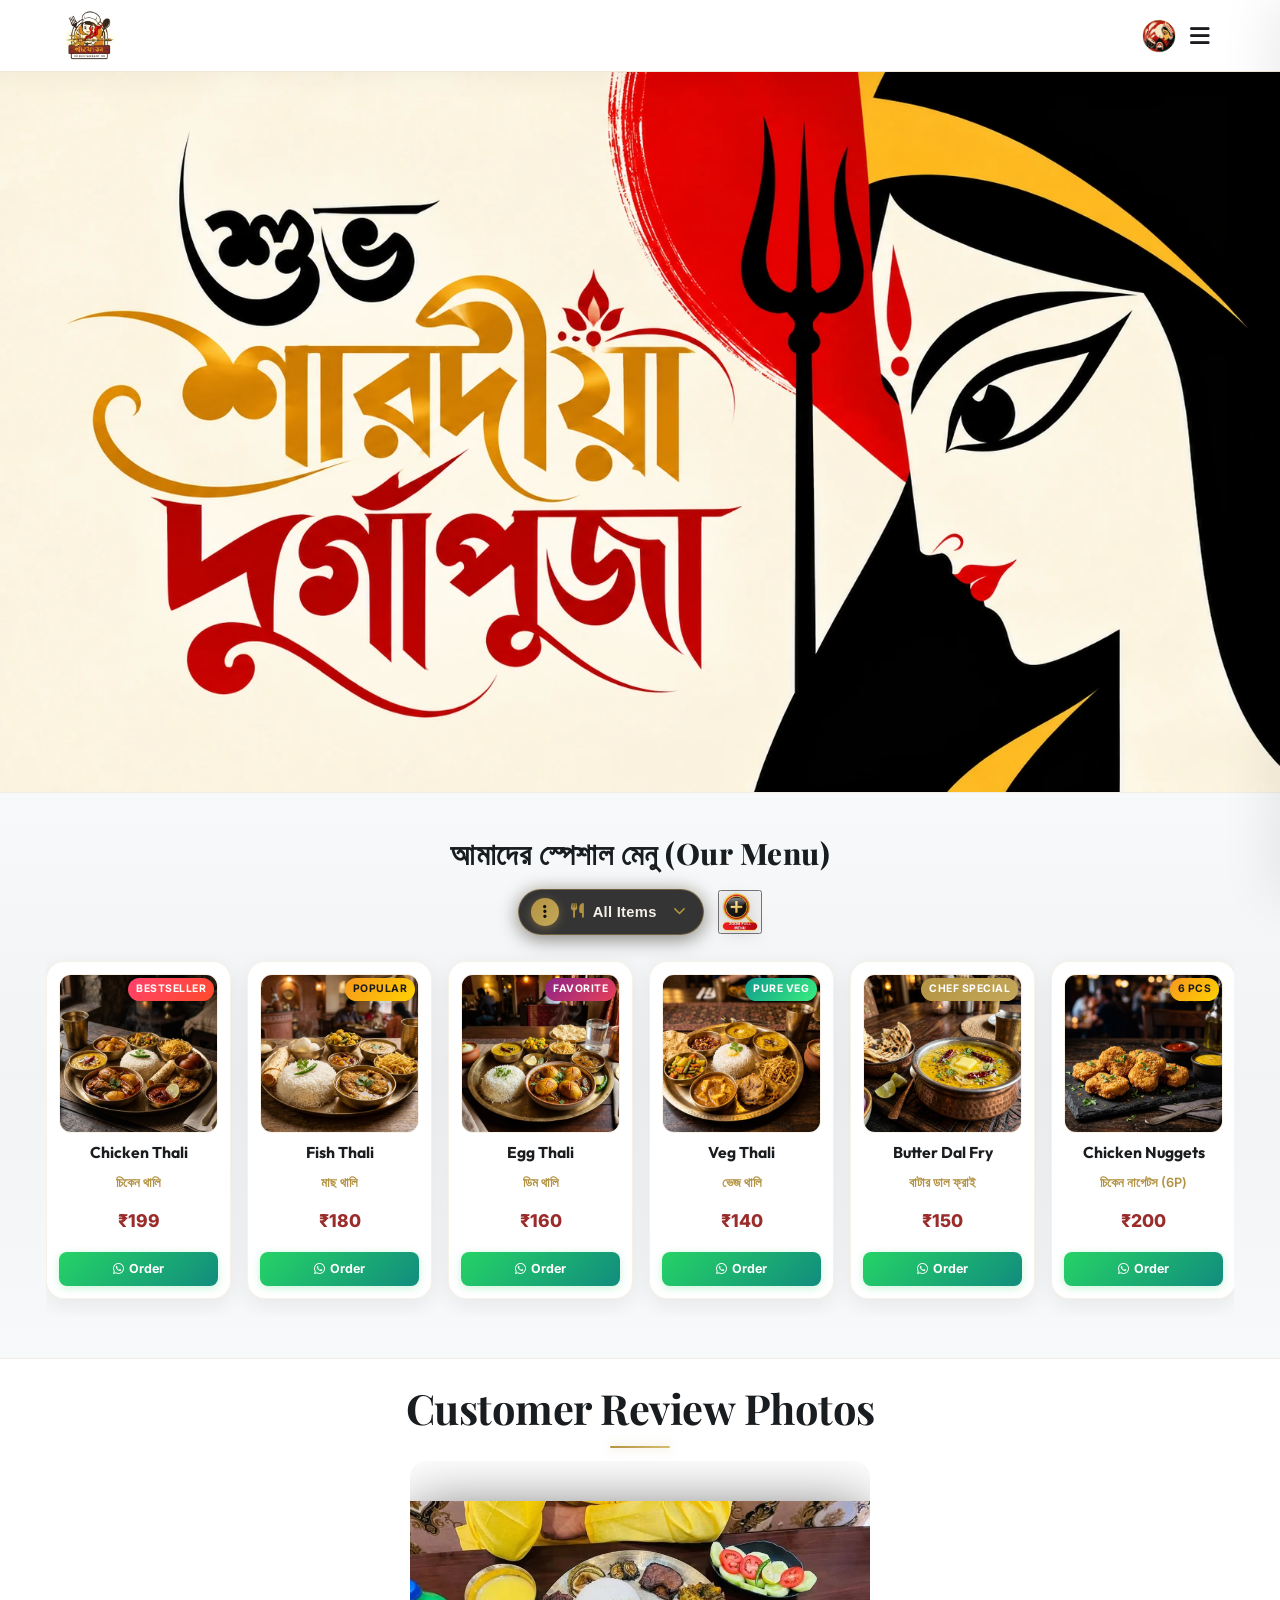
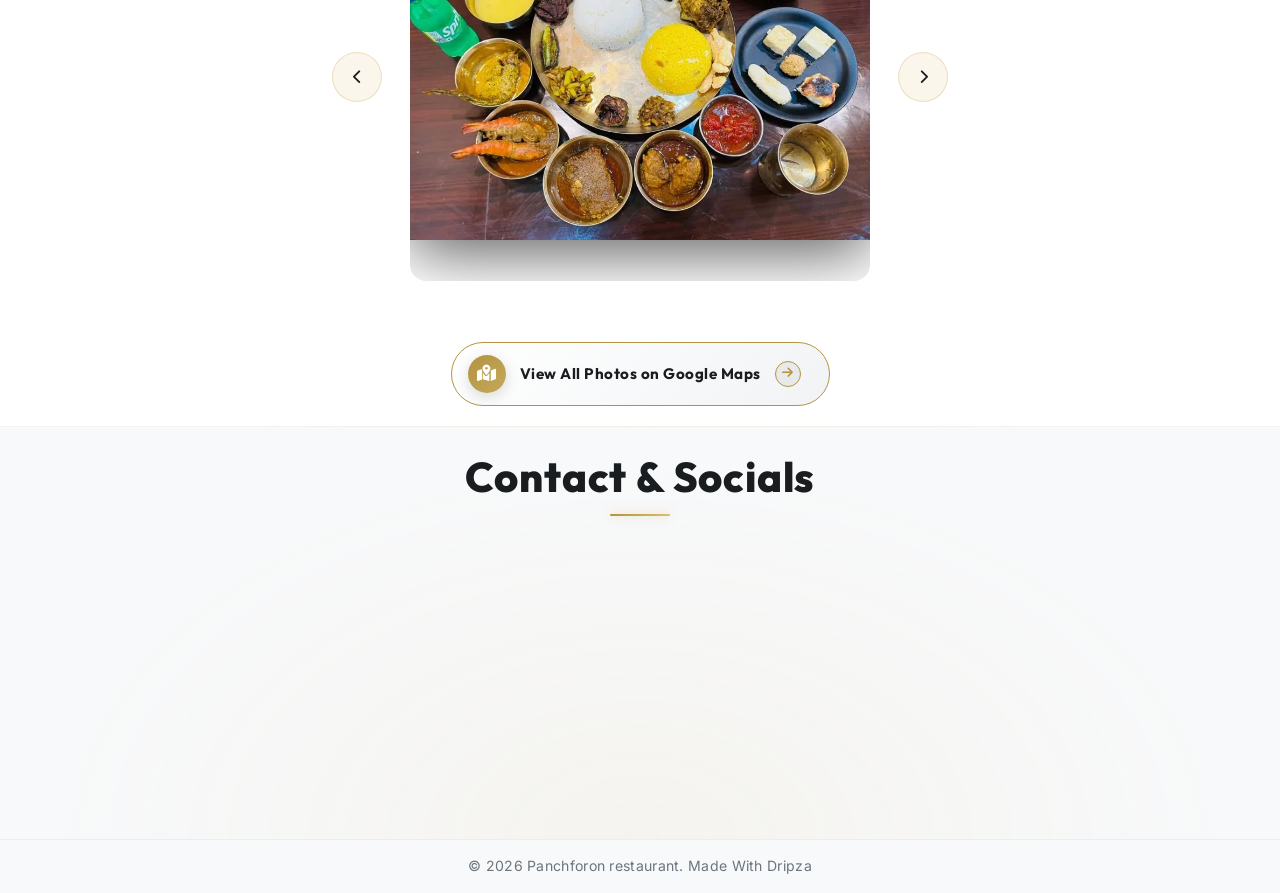
<file: index.html>
﻿<!DOCTYPE html>
<html lang="bn">
<head>
    <meta charset="UTF-8">
    <meta name="viewport" content="width=device-width, initial-scale=1.0">
    <title>Panchforon restaurant</title>
    <link rel="icon" type="image/png" href="assets/panchforon_favicon.webp">
    <link href="https://fonts.googleapis.com/css2?family=Playfair+Display:wght@400;600;700;800&family=Outfit:wght@300;400;600;800&family=Inter:wght@300;400;500;600&display=swap" rel="stylesheet">
    <link rel="stylesheet" href="https://cdnjs.cloudflare.com/ajax/libs/font-awesome/6.4.0/css/all.min.css">
    <link rel="stylesheet" href="styles.css?v=1.3">
</head>
<body class="no-scroll">
    <!-- Preloader Screen -->
    <div id="preloader">
        <div class="preloader-content">
            <h1 class="preloader-title">Welcome to <br><span class="highlight">Panchforon restaurant</span></h1>
            <div class="preloader-loader">
                <div class="loader-bar"></div>
            </div>
        </div>
    </div>
    <!-- Navbar -->
    <nav class="navbar">
        <div class="logo-container">
            <img src="assets/panchforon_logo.webp" alt="Panchforon restaurant Logo" class="logo-brand-img">
            <div class="logo-text-wrapper">
                <span class="animated-football-header" title="Mahalaya Special">
                    <img src="assets/durga_puja_web_run_icon.webp" alt="Mahalaya Run Icon" style="object-fit: contain; filter: drop-shadow(0 0 5px rgba(255, 215, 0, 0.6));">
                </span>
                <span class="logo-text">Panchforon restaurant</span>
            </div>
        </div>
        <span class="rath-yatra-header-text">শুভ শারদীয়া দুর্গাপূজা</span>
        <ul class="nav-links">
            <li><a href="#home">Home</a></li>
            <li><a href="#menu">Menu</a></li>
            <li><a href="#reviews">Reviews</a></li>
            <li><a href="#contact">Contact</a></li>
        </ul>
        <div class="navbar-actions">
            <!-- Rakhi Purnima Button for Poster -->
            <button class="fifa-btn" id="open-promo-modal-direct-btn" title="Show Mahalaya Special Poster">
                <div class="fifa-container">
                    <div class="fifa-magic-ring"></div>
                    <img src="assets/durga_puja_web_icon.webp" alt="Mahalaya Special" class="fifa-svg" style="object-fit: contain;">
                </div>
            </button>
            
            <div class="hamburger">
                <i class="fas fa-bars"></i>
            </div>
        </div>
    </nav>

    <!-- Hero Section -->
    <section id="home" class="hero">
        <div class="hero-bg banner-box">
            <img src="assets/modern_durga_puja_greeting_banner.webp" alt="Durga Puja Festival Banner" class="active">
            <img src="assets/banner_1.webp" alt="Panchforon restaurant Banner 1">
            <img src="assets/banner_2.webp" alt="Panchforon restaurant Banner 2">
            <img src="assets/banner_3.webp" alt="Panchforon restaurant Banner 3">
            <div class="overlay"></div>
        </div>
        <!-- Click/Hover Zones for Banner Control -->
        <div class="hero-nav-zone left-zone" title="Previous Image"></div>
        <div class="hero-nav-zone right-zone" title="Next Image"></div>
    </section>

                <!-- Digital Restaurant Menu Section -->
    <section id="menu" class="main-menu-section">
        <div class="menu-header-wrapper">
            <div class="menu-eyebrow-container">
                <span class="menu-eyebrow">আমাদের স্পেশাল মেনু (Our Menu)</span>
            </div>
        </div>

        <!-- Menu Category Filter Tabs -->
                <!-- Menu Category Filter Dropdown (Three-Dot Filter Menu) -->
        <!-- Menu Filter and Zoom Controls Row -->
        <div class="menu-filter-controls-row">
            <div class="menu-filter-dropdown-wrapper" id="main-menu-filter-dropdown-wrapper">
            <button type="button" class="menu-filter-dots-btn" id="main-menu-filter-dots-btn" aria-expanded="false" aria-haspopup="true" title="Filter Menu">
                <span class="three-dots-icon-box">
                    <i class="fas fa-ellipsis-v"></i>
                </span>
                <span class="current-filter-label" id="main-current-filter-label">
                    <i class="fas fa-utensils"></i>
                    <span>All Items</span>
                </span>
                <i class="fas fa-chevron-down filter-dropdown-arrow"></i>
            </button>

            <!-- Dropdown List of Category Filter Options -->
            <div class="menu-filter-dropdown-menu" id="main-menu-filter-dropdown-menu">
                <div class="menu-filter-dropdown-header">
                    <span><i class="fas fa-filter"></i> Filter Category</span>
                </div>
                <div class="menu-filter-dropdown-list">
                    <button type="button" class="menu-tab-btn active" data-category="all">
                        <span class="tab-btn-content">
                            <i class="fas fa-utensils tab-icon"></i>
                            <span class="tab-title">All Items</span>
                        </span>
                        <i class="fas fa-check active-indicator-icon"></i>
                    </button>
                    <button type="button" class="menu-tab-btn" data-category="thali">
                        <span class="tab-btn-content">
                            <i class="fas fa-bowl-rice tab-icon"></i>
                            <span class="tab-title">Bengali Thali</span>
                        </span>
                        <i class="fas fa-check active-indicator-icon"></i>
                    </button>
                    <button type="button" class="menu-tab-btn" data-category="snacks">
                        <span class="tab-btn-content">
                            <i class="fas fa-burger tab-icon"></i>
                            <span class="tab-title">Breakfast & Snacks</span>
                        </span>
                        <i class="fas fa-check active-indicator-icon"></i>
                    </button>
                    <button type="button" class="menu-tab-btn" data-category="beverages">
                        <span class="tab-btn-content">
                            <i class="fas fa-mug-hot tab-icon"></i>
                            <span class="tab-title">Tea & Coffee</span>
                        </span>
                        <i class="fas fa-check active-indicator-icon"></i>
                    </button>
                    <button type="button" class="menu-tab-btn" data-category="extras">
                        <span class="tab-btn-content">
                            <i class="fas fa-plate-wheat tab-icon"></i>
                            <span class="tab-title">Sides & Extras</span>
                        </span>
                        <i class="fas fa-check active-indicator-icon"></i>
                    </button>
                </div>
            </div>
        </div>

            <!-- Zoom Full Menu Button on Right Side of Filter -->
            <button type="button" class="menu-zoom-img-btn" id="open-full-menu-modal-btn" title="Open Complete Menu Card (সম্পূর্ণ মেনু)">
                    <img src="assets/zoom_full_menu_icon.webp" alt="Zoom Full Menu" class="zoom-full-menu-img">
                </button>
        </div>
        

        <!-- Menu Cards Horizontal Side-Scroll Wrapper -->
        <div class="main-menu-scroll-wrapper">
            <div class="main-menu-scroll-track" id="main-restaurant-menu-scroll">
                
                <!-- 1. Chicken Thali -->
                <div class="food-menu-card" data-category="thali">
                    <div class="food-card-badge bestseller">Bestseller</div>
                    <div class="food-card-img-box">
                        <img src="assets/menu_chicken_thali.webp" alt="Chicken Thali" loading="lazy">
                    </div>
                    <div class="food-card-body">
                        <h3 class="food-title">Chicken Thali</h3>
                        <span class="bengali-title">চিকেন থালি</span>
                        <span class="food-price">₹199</span>
                        <a href="https://wa.me/919046795727?text=Hi%20Panchforon%20restaurant,%20I%20want%20to%20order%20Chicken%20Thali%20(₹199)" target="_blank" class="food-order-btn">
                            <i class="fab fa-whatsapp"></i> Order
                        </a>
                    </div>
                </div>

                <!-- 2. Fish Thali -->
                <div class="food-menu-card" data-category="thali">
                    <div class="food-card-badge popular">Popular</div>
                    <div class="food-card-img-box">
                        <img src="assets/menu_fish_thali.webp" alt="Fish Thali" loading="lazy">
                    </div>
                    <div class="food-card-body">
                        <h3 class="food-title">Fish Thali</h3>
                        <span class="bengali-title">মাছ থালি</span>
                        <span class="food-price">₹180</span>
                        <a href="https://wa.me/919046795727?text=Hi%20Panchforon%20restaurant,%20I%20want%20to%20order%20Fish%20Thali%20(₹180)" target="_blank" class="food-order-btn">
                            <i class="fab fa-whatsapp"></i> Order
                        </a>
                    </div>
                </div>

                <!-- 3. Egg Thali -->
                <div class="food-menu-card" data-category="thali">
                    <div class="food-card-badge special">Favorite</div>
                    <div class="food-card-img-box">
                        <img src="assets/menu_egg_thali.webp" alt="Egg Thali" loading="lazy">
                    </div>
                    <div class="food-card-body">
                        <h3 class="food-title">Egg Thali</h3>
                        <span class="bengali-title">ডিম থালি</span>
                        <span class="food-price">₹160</span>
                        <a href="https://wa.me/919046795727?text=Hi%20Panchforon%20restaurant,%20I%20want%20to%20order%20Egg%20Thali%20(₹160)" target="_blank" class="food-order-btn">
                            <i class="fab fa-whatsapp"></i> Order
                        </a>
                    </div>
                </div>

                <!-- 4. Veg Thali -->
                <div class="food-menu-card" data-category="thali">
                    <div class="food-card-badge pure-veg">Pure Veg</div>
                    <div class="food-card-img-box">
                        <img src="assets/menu_veg_thali.webp" alt="Veg Thali" loading="lazy">
                    </div>
                    <div class="food-card-body">
                        <h3 class="food-title">Veg Thali</h3>
                        <span class="bengali-title">ভেজ থালি</span>
                        <span class="food-price">₹140</span>
                        <a href="https://wa.me/919046795727?text=Hi%20Panchforon%20restaurant,%20I%20want%20to%20order%20Veg%20Thali%20(₹140)" target="_blank" class="food-order-btn">
                            <i class="fab fa-whatsapp"></i> Order
                        </a>
                    </div>
                </div>

                <!-- 5. Butter Dal Fry -->
                <div class="food-menu-card" data-category="extras">
                    <div class="food-card-badge chef">Chef Special</div>
                    <div class="food-card-img-box">
                        <img src="assets/menu_butter_dal_fry.webp" alt="Butter Dal Fry" loading="lazy">
                    </div>
                    <div class="food-card-body">
                        <h3 class="food-title">Butter Dal Fry</h3>
                        <span class="bengali-title">বাটার ডাল ফ্রাই</span>
                        <span class="food-price">₹150</span>
                        <a href="https://wa.me/919046795727?text=Hi%20Panchforon%20restaurant,%20I%20want%20to%20order%20Butter%20Dal%20Fry%20(₹150)" target="_blank" class="food-order-btn">
                            <i class="fab fa-whatsapp"></i> Order
                        </a>
                    </div>
                </div>

                <!-- 6. Chicken Nuggets -->
                <div class="food-menu-card" data-category="snacks">
                    <div class="food-card-badge popular">6 Pcs</div>
                    <div class="food-card-img-box">
                        <img src="assets/menu_chicken_nuggets.webp" alt="Chicken Nuggets" loading="lazy">
                    </div>
                    <div class="food-card-body">
                        <h3 class="food-title">Chicken Nuggets</h3>
                        <span class="bengali-title">চিকেন নাগেটস (6P)</span>
                        <span class="food-price">₹200</span>
                        <a href="https://wa.me/919046795727?text=Hi%20Panchforon%20restaurant,%20I%20want%20to%20order%20Chicken%20Nuggets%20(₹200)" target="_blank" class="food-order-btn">
                            <i class="fab fa-whatsapp"></i> Order
                        </a>
                    </div>
                </div>

                <!-- 7. Aloo Tikki -->
                <div class="food-menu-card" data-category="snacks">
                    <div class="food-card-badge pure-veg">Big Size</div>
                    <div class="food-card-img-box">
                        <img src="assets/menu_aloo_tikki.webp" alt="Aloo Tikki Big Size" loading="lazy">
                    </div>
                    <div class="food-card-body">
                        <h3 class="food-title">Aloo Tikki 6P</h3>
                        <span class="bengali-title">আলু টিক্কি (6P)</span>
                        <span class="food-price">₹180</span>
                        <a href="https://wa.me/919046795727?text=Hi%20Panchforon%20restaurant,%20I%20want%20to%20order%20Aloo%20Tikki%20(₹180)" target="_blank" class="food-order-btn">
                            <i class="fab fa-whatsapp"></i> Order
                        </a>
                    </div>
                </div>

                <!-- 8. Egg Maggie -->
                <div class="food-menu-card" data-category="snacks">
                    <div class="food-card-badge popular">Hot</div>
                    <div class="food-card-img-box">
                        <img src="assets/menu_egg_maggie.webp" alt="Egg Maggie" loading="lazy">
                    </div>
                    <div class="food-card-body">
                        <h3 class="food-title">Egg Maggie</h3>
                        <span class="bengali-title">এগ ম্যাগি</span>
                        <span class="food-price">₹80</span>
                        <a href="https://wa.me/919046795727?text=Hi%20Panchforon%20restaurant,%20I%20want%20to%20order%20Egg%20Maggie%20(₹80)" target="_blank" class="food-order-btn">
                            <i class="fab fa-whatsapp"></i> Order
                        </a>
                    </div>
                </div>

                <!-- 9. Veg Maggie -->
                <div class="food-menu-card" data-category="snacks">
                    <div class="food-card-badge pure-veg">Veg</div>
                    <div class="food-card-img-box">
                        <img src="assets/menu_egg_maggie.webp" alt="Veg Maggie" loading="lazy">
                    </div>
                    <div class="food-card-body">
                        <h3 class="food-title">Veg Maggie</h3>
                        <span class="bengali-title">ভেজ ম্যাগি</span>
                        <span class="food-price">₹60</span>
                        <a href="https://wa.me/919046795727?text=Hi%20Panchforon%20restaurant,%20I%20want%20to%20order%20Veg%20Maggie%20(₹60)" target="_blank" class="food-order-btn">
                            <i class="fab fa-whatsapp"></i> Order
                        </a>
                    </div>
                </div>

                <!-- 10. Bread Omelette -->
                <div class="food-menu-card" data-category="snacks">
                    <div class="food-card-badge special">Breakfast</div>
                    <div class="food-card-img-box">
                        <img src="assets/menu6.webp" alt="Bread Omelette Jam Butter" loading="lazy">
                    </div>
                    <div class="food-card-body">
                        <h3 class="food-title">Bread Omelette</h3>
                        <span class="bengali-title">ব্রেড ওমলেট / জ্যাম</span>
                        <span class="food-price">₹60</span>
                        <a href="https://wa.me/919046795727?text=Hi%20Panchforon%20restaurant,%20I%20want%20to%20order%20Bread%20Omelette%20(₹60)" target="_blank" class="food-order-btn">
                            <i class="fab fa-whatsapp"></i> Order
                        </a>
                    </div>
                </div>

                <!-- 11. Chai & Coffee -->
                <div class="food-menu-card" data-category="beverages">
                    <div class="food-card-badge special">Hot</div>
                    <div class="food-card-img-box">
                        <img src="assets/menu_tea_coffee.webp" alt="Coffee" loading="lazy">
                    </div>
                    <div class="food-card-body">
                        <h3 class="food-title">Milk / Black Coffee</h3>
                        <span class="bengali-title">কফি (Min 2 Cup)</span>
                        <span class="food-price">₹50</span>
                        <a href="https://wa.me/919046795727?text=Hi%20Panchforon%20restaurant,%20I%20want%20to%20order%20Coffee" target="_blank" class="food-order-btn">
                            <i class="fab fa-whatsapp"></i> Order
                        </a>
                    </div>
                </div>

                <!-- 12. Milk / Black Tea -->
                <div class="food-menu-card" data-category="beverages">
                    <div class="food-card-badge bestseller">Chai</div>
                    <div class="food-card-img-box">
                        <img src="assets/menu_tea_coffee.webp" alt="Tea" loading="lazy">
                    </div>
                    <div class="food-card-body">
                        <h3 class="food-title">Black / Milk Tea</h3>
                        <span class="bengali-title">চা (Min 2 Cup)</span>
                        <span class="food-price">₹25</span>
                        <a href="https://wa.me/919046795727?text=Hi%20Panchforon%20restaurant,%20I%20want%20to%20order%20Tea" target="_blank" class="food-order-btn">
                            <i class="fab fa-whatsapp"></i> Order
                        </a>
                    </div>
                </div>

                <!-- 13. Green Tea -->
                <div class="food-menu-card" data-category="beverages">
                    <div class="food-card-badge pure-veg">Healthy</div>
                    <div class="food-card-img-box">
                        <img src="assets/menu_tea_coffee.webp" alt="Green Tea" loading="lazy">
                    </div>
                    <div class="food-card-body">
                        <h3 class="food-title">Green Tea</h3>
                        <span class="bengali-title">গ্রিন টি (Min 2 Cup)</span>
                        <span class="food-price">₹40</span>
                        <a href="https://wa.me/919046795727?text=Hi%20Panchforon%20restaurant,%20I%20want%20to%20order%20Green%20Tea" target="_blank" class="food-order-btn">
                            <i class="fab fa-whatsapp"></i> Order
                        </a>
                    </div>
                </div>

                <!-- 14. Extra Chicken 4P -->
                <div class="food-menu-card" data-category="extras">
                    <div class="food-card-badge popular">4 Pcs</div>
                    <div class="food-card-img-box">
                        <img src="assets/menu_chicken_thali.webp" alt="Extra Chicken" loading="lazy">
                    </div>
                    <div class="food-card-body">
                        <h3 class="food-title">Extra Chicken (4P)</h3>
                        <span class="bengali-title">চিকেন কারি (4P)</span>
                        <span class="food-price">₹180</span>
                        <a href="https://wa.me/919046795727?text=Hi%20Panchforon%20restaurant,%20I%20want%20to%20order%20Extra%20Chicken%204P%20(₹180)" target="_blank" class="food-order-btn">
                            <i class="fab fa-whatsapp"></i> Order
                        </a>
                    </div>
                </div>

                <!-- 15. Extra Mutton 1P -->
                <div class="food-menu-card" data-category="extras">
                    <div class="food-card-badge special">Special</div>
                    <div class="food-card-img-box">
                        <img src="assets/menu3.webp" alt="Extra Mutton" loading="lazy">
                    </div>
                    <div class="food-card-body">
                        <h3 class="food-title">Extra Mutton (1P)</h3>
                        <span class="bengali-title">মটন (স্পেশাল অর্ডার)</span>
                        <span class="food-price">₹80</span>
                        <a href="https://wa.me/919046795727?text=Hi%20Panchforon%20restaurant,%20I%20want%20to%20order%20Extra%20Mutton%20(₹80)" target="_blank" class="food-order-btn">
                            <i class="fab fa-whatsapp"></i> Order
                        </a>
                    </div>
                </div>

                <!-- 16. Extra Fish 1P -->
                <div class="food-menu-card" data-category="extras">
                    <div class="food-card-badge popular">1 Pc</div>
                    <div class="food-card-img-box">
                        <img src="assets/menu_fish_thali.webp" alt="Extra Fish" loading="lazy">
                    </div>
                    <div class="food-card-body">
                        <h3 class="food-title">Extra Fish (1P)</h3>
                        <span class="bengali-title">মাছ ১ পিস</span>
                        <span class="food-price">₹80</span>
                        <a href="https://wa.me/919046795727?text=Hi%20Panchforon%20restaurant,%20I%20want%20to%20order%20Extra%20Fish%20(₹80)" target="_blank" class="food-order-btn">
                            <i class="fab fa-whatsapp"></i> Order
                        </a>
                    </div>
                </div>

                <!-- 17. Green Salad -->
                <div class="food-menu-card" data-category="extras">
                    <div class="food-card-badge pure-veg">Fresh</div>
                    <div class="food-card-img-box">
                        <img src="assets/menu_veg_thali.webp" alt="Green Salad" loading="lazy">
                    </div>
                    <div class="food-card-body">
                        <h3 class="food-title">Green Salad</h3>
                        <span class="bengali-title">গ্রিন স্যালাড</span>
                        <span class="food-price">₹100</span>
                        <a href="https://wa.me/919046795727?text=Hi%20Panchforon%20restaurant,%20I%20want%20to%20order%20Green%20Salad%20(₹100)" target="_blank" class="food-order-btn">
                            <i class="fab fa-whatsapp"></i> Order
                        </a>
                    </div>
                </div>

                <!-- 18. Extra Egg (2P) -->
                <div class="food-menu-card" data-category="extras">
                    <div class="food-card-badge special">2 Pcs</div>
                    <div class="food-card-img-box">
                        <img src="assets/menu_egg_thali.webp" alt="Extra Egg 2P" loading="lazy">
                    </div>
                    <div class="food-card-body">
                        <h3 class="food-title">Extra Egg (2P)</h3>
                        <span class="bengali-title">ডিম (২ পিস)</span>
                        <span class="food-price">₹50</span>
                        <a href="https://wa.me/919046795727?text=Hi%20Panchforon%20restaurant,%20I%20want%20to%20order%20Extra%20Egg%202P%20(₹50)" target="_blank" class="food-order-btn">
                            <i class="fab fa-whatsapp"></i> Order
                        </a>
                    </div>
                </div>

                <!-- 19. Extra Rice -->
                <div class="food-menu-card" data-category="extras">
                    <div class="food-card-badge popular">1 Plate</div>
                    <div class="food-card-img-box">
                        <img src="assets/menu_veg_thali.webp" alt="Extra Rice" loading="lazy">
                    </div>
                    <div class="food-card-body">
                        <h3 class="food-title">Extra Rice</h3>
                        <span class="bengali-title">এক্সট্রা ভাত</span>
                        <span class="food-price">₹50</span>
                        <a href="https://wa.me/919046795727?text=Hi%20Panchforon%20restaurant,%20I%20want%20to%20order%20Extra%20Rice%20(₹50)" target="_blank" class="food-order-btn">
                            <i class="fab fa-whatsapp"></i> Order
                        </a>
                    </div>
                </div>

                <!-- 20. Extra Misti / Papad / Roti -->
                <div class="food-menu-card" data-category="extras">
                    <div class="food-card-badge pure-veg">Per Pc</div>
                    <div class="food-card-img-box">
                        <img src="assets/menu2.webp" alt="Extra Misti Papad Roti" loading="lazy">
                    </div>
                    <div class="food-card-body">
                        <h3 class="food-title">Extra Misti / Papad / Roti</h3>
                        <span class="bengali-title">মিষ্টি / পাঁপড় / রুটি</span>
                        <span class="food-price">₹10</span>
                        <a href="https://wa.me/919046795727?text=Hi%20Panchforon%20restaurant,%20I%20want%20to%20order%20Extra%20Misti%20Papad%20Roti%20(₹10)" target="_blank" class="food-order-btn">
                            <i class="fab fa-whatsapp"></i> Order
                        </a>
                    </div>
                </div>

                <!-- 21. Extra Sabji / Dal / Vaji -->
                <div class="food-menu-card" data-category="extras">
                    <div class="food-card-badge pure-veg">Side Bowl</div>
                    <div class="food-card-img-box">
                        <img src="assets/menu_butter_dal_fry.webp" alt="Extra Sabji Dal Vaji" loading="lazy">
                    </div>
                    <div class="food-card-body">
                        <h3 class="food-title">Extra Sabji / Dal / Vaji</h3>
                        <span class="bengali-title">সবজি / ডাল / ভাজি</span>
                        <span class="food-price">₹30</span>
                        <a href="https://wa.me/919046795727?text=Hi%20Panchforon%20restaurant,%20I%20want%20to%20order%20Extra%20Sabji%20Dal%20Vaji%20(₹30)" target="_blank" class="food-order-btn">
                            <i class="fab fa-whatsapp"></i> Order
                        </a>
                    </div>
                </div>

                <!-- 18. Water Bottle -->
                <div class="food-menu-card" data-category="beverages">
                    <div class="food-card-badge pure-veg">Mineral</div>
                    <div class="food-card-img-box">
                        <img src="assets/menu5.webp" alt="Water Bottle" loading="lazy">
                    </div>
                    <div class="food-card-body">
                        <h3 class="food-title">Water Bottle</h3>
                        <span class="bengali-title">জল 1L / 2L</span>
                        <span class="food-price">₹20 / ₹30</span>
                        <a href="https://wa.me/919046795727?text=Hi%20Panchforon%20restaurant,%20I%20want%20to%20order%20Water%20Bottle" target="_blank" class="food-order-btn">
                            <i class="fab fa-whatsapp"></i> Order
                        </a>
                    </div>
                </div>

            </div>
        </div>
    </section>

    <!-- Reviews Section (Photo Gallery) -->
    <section id="reviews" class="reviews-section">
        <h2 class="section-title">Customer Review Photos</h2>
        <div class="reviews-slider-container">
            <div class="reviews-slider">
                <div class="review-slide active">
                    <img src="assets/review_1.webp" alt="Customer Review 1">
                </div>
                <div class="review-slide">
                    <img src="assets/review_2.webp" alt="Customer Review 2">
                </div>
                <div class="review-slide">
                    <img src="assets/review_3.webp" alt="Customer Review 3">
                </div>
                <div class="review-slide">
                    <img src="assets/review_4.webp" alt="Customer Review 4">
                </div>
                <div class="review-slide">
                    <img src="assets/review_5.webp" alt="Customer Review 5">
                </div>
                <div class="review-slide">
                    <img src="assets/review_6.webp" alt="Customer Review 6">
                </div>
                <div class="review-slide">
                    <img src="assets/review_7.webp" alt="Customer Review 7">
                </div>
                <div class="review-slide">
                    <img src="assets/review_8.webp" alt="Customer Review 8">
                </div>
                <div class="review-slide">
                    <img src="assets/review_9.webp" alt="Customer Review 9">
                </div>
                <div class="review-slide">
                    <img src="assets/review_10.webp" alt="Customer Review 10">
                </div>
                <div class="review-slide">
                    <img src="assets/review_11.webp" alt="Customer Review 11">
                </div>
                <div class="review-slide">
                    <img src="assets/review_12.webp" alt="Customer Review 12">
                </div>
                <div class="review-slide">
                    <img src="assets/review_13.webp" alt="Customer Review 13">
                </div>
                <div class="review-slide">
                    <img src="assets/review_14.webp" alt="Customer Review 14">
                </div>
                <div class="review-slide">
                    <img src="assets/review_15.webp" alt="Customer Review 15">
                </div>
            </div>
            
            <!-- Slider Controls -->
            <button class="slider-btn prev-btn"><i class="fas fa-chevron-left"></i></button>
            <button class="slider-btn next-btn"><i class="fas fa-chevron-right"></i></button>
            
            <!-- Slider Dots (Dynamically generated by script.js) -->
            <div class="slider-dots"></div>
        </div>
        <div style="text-align: center; margin-top: 3rem;">
            <div class="reviews-cta-wrapper">
            <a href="https://maps.app.goo.gl/gqNPFxVZyAecKFaB9" target="_blank" class="modern-maps-btn" title="Open Google Maps Gallery">
                <span class="maps-icon-badge"><i class="fas fa-map-marked-alt"></i></span>
                <span class="maps-btn-text">View All Photos on Google Maps</span>
                <span class="maps-arrow-circle"><i class="fas fa-arrow-right"></i></span>
            </a>
        </div>
        </div>
    </section>

    <!-- Contact & Footer -->
    <section id="contact" class="contact-section">
        <h2 class="section-title">Contact & Socials</h2>
        <div class="contact-container glassmorphism">
            <div class="contact-info">
                <h2>Visit Us</h2>
                <div class="info-item">
                    <a href="https://maps.app.goo.gl/x7Unxo7attHs8YQB7" target="_blank" style="color: inherit; text-decoration: none; display: flex; align-items: center; gap: 15px;">
                        <i class="fas fa-map-marker-alt"></i>
                        <p>Boral Ghat Road, beside Axis Bank, Nabadwip, West Bengal 741302</p>
                    </a>
                </div>
                <div class="info-item">
                    <i class="fas fa-phone-alt"></i>
                    <p>+91 9046795727</p>
                </div>
                <div class="info-item">
                    <i class="fas fa-envelope"></i>
                    <p>hello@panchforonrestaurant.com</p>
                </div>
            </div>
            <div class="social-links">
                <h2>Follow Us</h2>
                <div class="social-icons">
                    <a href="#" class="social-icon"><i class="fab fa-instagram"></i></a>
                    <a href="#" class="social-icon"><i class="fab fa-facebook-f"></i></a>
                    <a href="#" class="social-icon"><i class="fab fa-youtube"></i></a>
                    <a href="https://wa.me/919046795727" target="_blank" class="social-icon"><i class="fab fa-whatsapp"></i></a>
                    <a href="https://maps.app.goo.gl/x7Unxo7attHs8YQB7" target="_blank" class="social-icon"><i class="fas fa-map-marker-alt"></i></a>
                </div>
            </div>
        </div>
    </section>

    <footer>
        <p>&copy; 2026 Panchforon restaurant. Made With Dripza</p>
    </footer>



    <!-- Full Menu Interactive Modal -->
    <div class="full-menu-modal" id="full-menu-modal" aria-hidden="true">
        <div class="full-menu-modal-overlay" id="full-menu-modal-overlay"></div>
        <div class="full-menu-modal-container">
            <!-- Modal Sticky Top Header Container (Header + Hero Title + Search + Category Tabs) -->
            <div class="full-menu-modal-top-section">
                <!-- Modal Header -->
                <div class="full-menu-modal-header">
                    <div class="full-menu-modal-header-left">
                        <button class="menu-modal-close-btn" id="close-full-menu-modal-btn" aria-label="Close Full Menu">
                            <i class="fas fa-arrow-left"></i> <span>Back</span>
                        </button>
                        <div class="full-menu-modal-title">
                            Panchforon restaurant
                        </div>
                    </div>
                    <div class="full-menu-modal-header-right">
                        <a href="#modal-order-timings" class="menu-modal-timing-btn" id="modal-timing-btn" title="Order Timings">
                            <i class="fas fa-clock"></i> <span>Timings</span>
                        </a>
                        <a href="tel:919046795727" class="menu-modal-call-btn">
                            <i class="fas fa-phone-alt"></i> <span>919046795727</span>
                        </a>
                        <button class="menu-modal-close-icon-btn" id="close-full-menu-icon-btn" aria-label="Close">
                            <i class="fas fa-times"></i>
                        </button>
                    </div>
                </div>

                <!-- Modal Hero Header -->
                <div class="full-menu-hero">
                    <h1>Complete Menu Card <span class="bengali-heading">আমাদের সম্পূর্ণ ডিজিটাল মেনু</span></h1>
                </div>

                <!-- Search Bar & Category Filter Tabs -->
                <div class="menu-control-bar">
                    

                    <!-- Modal Category Filter Dropdown (Three-Dot Filter Menu) -->
                    <div class="menu-filter-dropdown-wrapper" id="modal-menu-filter-dropdown-wrapper">
            <button type="button" class="menu-filter-dots-btn" id="modal-menu-filter-dots-btn" aria-expanded="false" aria-haspopup="true" title="Filter Menu">
                <span class="three-dots-icon-box">
                    <i class="fas fa-ellipsis-v"></i>
                </span>
                <span class="current-filter-label" id="modal-current-filter-label">
                    <i class="fas fa-utensils"></i>
                    <span>All Items</span>
                </span>
                <i class="fas fa-chevron-down filter-dropdown-arrow"></i>
            </button>

            <!-- Dropdown List of Category Filter Options -->
            <div class="menu-filter-dropdown-menu" id="modal-menu-filter-dropdown-menu">
                <div class="menu-filter-dropdown-header">
                    <span><i class="fas fa-filter"></i> Filter Category</span>
                </div>
                <div class="menu-filter-dropdown-list">
                    <button type="button" class="menu-tab-btn active" data-category="all">
                        <span class="tab-btn-content">
                            <i class="fas fa-utensils tab-icon"></i>
                            <span class="tab-title">All Items</span>
                        </span>
                        <i class="fas fa-check active-indicator-icon"></i>
                    </button>
                    <button type="button" class="menu-tab-btn" data-category="thali">
                        <span class="tab-btn-content">
                            <i class="fas fa-bowl-rice tab-icon"></i>
                            <span class="tab-title">Bengali Thali</span>
                        </span>
                        <i class="fas fa-check active-indicator-icon"></i>
                    </button>
                    <button type="button" class="menu-tab-btn" data-category="snacks">
                        <span class="tab-btn-content">
                            <i class="fas fa-burger tab-icon"></i>
                            <span class="tab-title">Breakfast & Snacks</span>
                        </span>
                        <i class="fas fa-check active-indicator-icon"></i>
                    </button>
                    <button type="button" class="menu-tab-btn" data-category="beverages">
                        <span class="tab-btn-content">
                            <i class="fas fa-mug-hot tab-icon"></i>
                            <span class="tab-title">Tea & Coffee</span>
                        </span>
                        <i class="fas fa-check active-indicator-icon"></i>
                    </button>
                    <button type="button" class="menu-tab-btn" data-category="extras">
                        <span class="tab-btn-content">
                            <i class="fas fa-plate-wheat tab-icon"></i>
                            <span class="tab-title">Sides & Extras</span>
                        </span>
                        <i class="fas fa-check active-indicator-icon"></i>
                    </button>
                </div>
            </div>
                </div>

                    <div class="search-box-wrapper">
                        <i class="fas fa-search"></i>
                        <input type="text" id="modal-menu-search-input" placeholder="খাবারের নাম লিখে খুঁজুন (Search dishes...)" autocomplete="off" enterkeyhint="search">
                        <button type="button" id="modal-menu-search-clear" class="search-clear-btn" aria-label="Clear search" title="à¦®à§à¦›à§‡ à¦«à§‡à¦²à§à¦¨ (Clear)">
                            <i class="fas fa-times"></i>
                        </button>
                    </div>
            </div>
            </div>

            <div class="full-menu-modal-body">
                <!-- Complete Menu Card Grid -->
                <div class="compact-menu-grid-container">
                    <div class="compact-grid" id="modal-full-menu-grid">

                        <!-- 1. Chicken Thali -->
                        <div class="food-menu-card" data-category="thali" data-keywords="chicken thali murgi murgir mangsho rice dal sabji thali">
                            <div class="food-card-badge bestseller">Bestseller</div>
                            <div class="food-card-img-box">
                                <img src="assets/menu_chicken_thali.webp" alt="Chicken Thali" loading="lazy">
                            </div>
                            <div class="food-card-body">
                                <h3 class="food-title">Chicken Thali</h3>
                                <span class="bengali-title">চিকেন থালি</span>
                                <span class="food-price">₹199</span>
                                <a href="https://wa.me/919046795727?text=Hi%20Panchforon%20restaurant,%20I%20want%20to%20order%20Chicken%20Thali%20(₹199)" target="_blank" class="food-order-btn">
                                    <i class="fab fa-whatsapp"></i> Order
                                </a>
                            </div>
                        </div>

                        <!-- 2. Fish Thali -->
                        <div class="food-menu-card" data-category="thali" data-keywords="fish thali macher thali mach jhol rui katla rice dal thali">
                            <div class="food-card-badge popular">Popular</div>
                            <div class="food-card-img-box">
                                <img src="assets/menu_fish_thali.webp" alt="Fish Thali" loading="lazy">
                            </div>
                            <div class="food-card-body">
                                <h3 class="food-title">Fish Thali</h3>
                                <span class="bengali-title">মাছ থালি</span>
                                <span class="food-price">₹180</span>
                                <a href="https://wa.me/919046795727?text=Hi%20Panchforon%20restaurant,%20I%20want%20to%20order%20Fish%20Thali%20(₹180)" target="_blank" class="food-order-btn">
                                    <i class="fab fa-whatsapp"></i> Order
                                </a>
                            </div>
                        </div>

                        <!-- 3. Egg Thali -->
                        <div class="food-menu-card" data-category="thali" data-keywords="egg thali dimer thali dim kosha rice dal thali">
                            <div class="food-card-badge special">Favorite</div>
                            <div class="food-card-img-box">
                                <img src="assets/menu_egg_thali.webp" alt="Egg Thali" loading="lazy">
                            </div>
                            <div class="food-card-body">
                                <h3 class="food-title">Egg Thali</h3>
                                <span class="bengali-title">ডিম থালি</span>
                                <span class="food-price">₹160</span>
                                <a href="https://wa.me/919046795727?text=Hi%20Panchforon%20restaurant,%20I%20want%20to%20order%20Egg%20Thali%20(₹160)" target="_blank" class="food-order-btn">
                                    <i class="fab fa-whatsapp"></i> Order
                                </a>
                            </div>
                        </div>

                        <!-- 4. Veg Thali -->
                        <div class="food-menu-card" data-category="thali" data-keywords="veg thali niramish thali paneer dal sabji rice mishti doi">
                            <div class="food-card-badge pure-veg">Pure Veg</div>
                            <div class="food-card-img-box">
                                <img src="assets/menu_veg_thali.webp" alt="Veg Thali" loading="lazy">
                            </div>
                            <div class="food-card-body">
                                <h3 class="food-title">Veg Thali</h3>
                                <span class="bengali-title">ভেজ থালি</span>
                                <span class="food-price">₹140</span>
                                <a href="https://wa.me/919046795727?text=Hi%20Panchforon%20restaurant,%20I%20want%20to%20order%20Veg%20Thali%20(₹140)" target="_blank" class="food-order-btn">
                                    <i class="fab fa-whatsapp"></i> Order
                                </a>
                            </div>
                        </div>

                        <!-- 5. Butter Dal Fry -->
                        <div class="food-menu-card" data-category="extras" data-keywords="butter dal fry yellow dal tadka veg">
                            <div class="food-card-badge chef">Chef Special</div>
                            <div class="food-card-img-box">
                                <img src="assets/menu_butter_dal_fry.webp" alt="Butter Dal Fry" loading="lazy">
                            </div>
                            <div class="food-card-body">
                                <h3 class="food-title">Butter Dal Fry</h3>
                                <span class="bengali-title">বাটার ডাল ফ্রাই</span>
                                <span class="food-price">₹150</span>
                                <a href="https://wa.me/919046795727?text=Hi%20Panchforon%20restaurant,%20I%20want%20to%20order%20Butter%20Dal%20Fry%20(₹150)" target="_blank" class="food-order-btn">
                                    <i class="fab fa-whatsapp"></i> Order
                                </a>
                            </div>
                        </div>

                        <!-- 6. Chicken Nuggets (6P) -->
                        <div class="food-menu-card" data-category="snacks" data-keywords="chicken nuggets 6p fried snacks non-veg">
                            <div class="food-card-badge popular">6 Pcs</div>
                            <div class="food-card-img-box">
                                <img src="assets/menu_chicken_nuggets.webp" alt="Chicken Nuggets" loading="lazy">
                            </div>
                            <div class="food-card-body">
                                <h3 class="food-title">Chicken Nuggets</h3>
                                <span class="bengali-title">চিকেন নাগেটস (6P)</span>
                                <span class="food-price">₹200</span>
                                <a href="https://wa.me/919046795727?text=Hi%20Panchforon%20restaurant,%20I%20want%20to%20order%20Chicken%20Nuggets%20(₹200)" target="_blank" class="food-order-btn">
                                    <i class="fab fa-whatsapp"></i> Order
                                </a>
                            </div>
                        </div>

                        <!-- 7. Aloo Tikki Big Size (6P) -->
                        <div class="food-menu-card" data-category="snacks" data-keywords="aloo tikki potato cutlet snacks big size veg">
                            <div class="food-card-badge pure-veg">Big Size</div>
                            <div class="food-card-img-box">
                                <img src="assets/menu_aloo_tikki.webp" alt="Aloo Tikki Big Size" loading="lazy">
                            </div>
                            <div class="food-card-body">
                                <h3 class="food-title">Aloo Tikki 6P</h3>
                                <span class="bengali-title">আলু টিক্কি (6P)</span>
                                <span class="food-price">₹180</span>
                                <a href="https://wa.me/919046795727?text=Hi%20Panchforon%20restaurant,%20I%20want%20to%20order%20Aloo%20Tikki%20(₹180)" target="_blank" class="food-order-btn">
                                    <i class="fab fa-whatsapp"></i> Order
                                </a>
                            </div>
                        </div>

                        <!-- 8. Egg Maggie -->
                        <div class="food-menu-card" data-category="snacks" data-keywords="egg maggie noodles masala snacks">
                            <div class="food-card-badge popular">Hot</div>
                            <div class="food-card-img-box">
                                <img src="assets/menu_egg_maggie.webp" alt="Egg Maggie" loading="lazy">
                            </div>
                            <div class="food-card-body">
                                <h3 class="food-title">Egg Maggie</h3>
                                <span class="bengali-title">এগ ম্যাগি</span>
                                <span class="food-price">₹80</span>
                                <a href="https://wa.me/919046795727?text=Hi%20Panchforon%20restaurant,%20I%20want%20to%20order%20Egg%20Maggie%20(₹80)" target="_blank" class="food-order-btn">
                                    <i class="fab fa-whatsapp"></i> Order
                                </a>
                            </div>
                        </div>

                        <!-- 9. Veg Maggie -->
                        <div class="food-menu-card" data-category="snacks" data-keywords="veg maggie masala noodles snacks vegetarian">
                            <div class="food-card-badge pure-veg">Veg</div>
                            <div class="food-card-img-box">
                                <img src="assets/menu_egg_maggie.webp" alt="Veg Maggie" loading="lazy">
                            </div>
                            <div class="food-card-body">
                                <h3 class="food-title">Veg Maggie</h3>
                                <span class="bengali-title">ভেজ ম্যাগি</span>
                                <span class="food-price">₹60</span>
                                <a href="https://wa.me/919046795727?text=Hi%20Panchforon%20restaurant,%20I%20want%20to%20order%20Veg%20Maggie%20(₹60)" target="_blank" class="food-order-btn">
                                    <i class="fab fa-whatsapp"></i> Order
                                </a>
                            </div>
                        </div>

                        <!-- 10. Bread Omelette / Jam / Butter -->
                        <div class="food-menu-card" data-category="snacks" data-keywords="bread omelette jam butter breakfast toast egg">
                            <div class="food-card-badge special">Breakfast</div>
                            <div class="food-card-img-box">
                                <img src="assets/menu6.webp" alt="Bread Omelette Jam Butter" loading="lazy">
                            </div>
                            <div class="food-card-body">
                                <h3 class="food-title">Bread Omelette</h3>
                                <span class="bengali-title">ব্রেড ওমলেট / জ্যাম</span>
                                <span class="food-price">₹60</span>
                                <a href="https://wa.me/919046795727?text=Hi%20Panchforon%20restaurant,%20I%20want%20to%20order%20Bread%20Omelette%20(₹60)" target="_blank" class="food-order-btn">
                                    <i class="fab fa-whatsapp"></i> Order
                                </a>
                            </div>
                        </div>

                        <!-- 11. Milk / Black Coffee -->
                        <div class="food-menu-card" data-category="beverages" data-keywords="coffee milk coffee black coffee hot drink beverages espresso">
                            <div class="food-card-badge special">Hot</div>
                            <div class="food-card-img-box">
                                <img src="assets/menu_tea_coffee.webp" alt="Milk and Black Coffee" loading="lazy">
                            </div>
                            <div class="food-card-body">
                                <h3 class="food-title">Milk / Black Coffee</h3>
                                <span class="bengali-title">কফি (Min 2 Cup)</span>
                                <span class="food-price">₹50</span>
                                <a href="https://wa.me/919046795727?text=Hi%20Panchforon%20restaurant,%20I%20want%20to%20order%20Coffee" target="_blank" class="food-order-btn">
                                    <i class="fab fa-whatsapp"></i> Order
                                </a>
                            </div>
                        </div>

                        <!-- 12. Black / Milk Tea -->
                        <div class="food-menu-card" data-category="beverages" data-keywords="tea chai milk tea black tea masala chai beverage">
                            <div class="food-card-badge bestseller">Chai</div>
                            <div class="food-card-img-box">
                                <img src="assets/menu_tea_coffee.webp" alt="Black and Milk Tea" loading="lazy">
                            </div>
                            <div class="food-card-body">
                                <h3 class="food-title">Black / Milk Tea</h3>
                                <span class="bengali-title">চা (Min 2 Cup)</span>
                                <span class="food-price">₹25</span>
                                <a href="https://wa.me/919046795727?text=Hi%20Panchforon%20restaurant,%20I%20want%20to%20order%20Tea" target="_blank" class="food-order-btn">
                                    <i class="fab fa-whatsapp"></i> Order
                                </a>
                            </div>
                        </div>

                        <!-- 13. Green Tea -->
                        <div class="food-menu-card" data-category="beverages" data-keywords="green tea healthy detox hot beverage">
                            <div class="food-card-badge pure-veg">Healthy</div>
                            <div class="food-card-img-box">
                                <img src="assets/menu_tea_coffee.webp" alt="Green Tea" loading="lazy">
                            </div>
                            <div class="food-card-body">
                                <h3 class="food-title">Green Tea</h3>
                                <span class="bengali-title">গ্রিন টি (Min 2 Cup)</span>
                                <span class="food-price">₹40</span>
                                <a href="https://wa.me/919046795727?text=Hi%20Panchforon%20restaurant,%20I%20want%20to%20order%20Green%20Tea" target="_blank" class="food-order-btn">
                                    <i class="fab fa-whatsapp"></i> Order
                                </a>
                            </div>
                        </div>

                        <!-- 14. Extra Chicken (4P) -->
                        <div class="food-menu-card" data-category="extras" data-keywords="extra chicken 4p murgir mangsho chicken curry side non-veg">
                            <div class="food-card-badge popular">4 Pcs</div>
                            <div class="food-card-img-box">
                                <img src="assets/menu_chicken_thali.webp" alt="Extra Chicken 4P" loading="lazy">
                            </div>
                            <div class="food-card-body">
                                <h3 class="food-title">Extra Chicken (4P)</h3>
                                <span class="bengali-title">চিকেন কারি (4P)</span>
                                <span class="food-price">₹180</span>
                                <a href="https://wa.me/919046795727?text=Hi%20Panchforon%20restaurant,%20I%20want%20to%20order%20Extra%20Chicken%204P%20(₹180)" target="_blank" class="food-order-btn">
                                    <i class="fab fa-whatsapp"></i> Order
                                </a>
                            </div>
                        </div>

                        <!-- 15. Extra Mutton (1P - Special Order) -->
                        <div class="food-menu-card" data-category="extras" data-keywords="extra mutton 1p khasi mangsho mutton kosha special non-veg">
                            <div class="food-card-badge special">Special</div>
                            <div class="food-card-img-box">
                                <img src="assets/menu3.webp" alt="Extra Mutton 1P" loading="lazy">
                            </div>
                            <div class="food-card-body">
                                <h3 class="food-title">Extra Mutton (1P)</h3>
                                <span class="bengali-title">মটন (স্পেশাল অর্ডার)</span>
                                <span class="food-price">₹80</span>
                                <a href="https://wa.me/919046795727?text=Hi%20Panchforon%20restaurant,%20I%20want%20to%20order%20Extra%20Mutton%20(₹80)" target="_blank" class="food-order-btn">
                                    <i class="fab fa-whatsapp"></i> Order
                                </a>
                            </div>
                        </div>

                        <!-- 16. Extra Fish (1P) -->
                        <div class="food-menu-card" data-category="extras" data-keywords="extra fish 1p macher jhol rui katla side non-veg">
                            <div class="food-card-badge popular">1 Pc</div>
                            <div class="food-card-img-box">
                                <img src="assets/menu_fish_thali.webp" alt="Extra Fish 1P" loading="lazy">
                            </div>
                            <div class="food-card-body">
                                <h3 class="food-title">Extra Fish (1P)</h3>
                                <span class="bengali-title">মাছ ১ পিস</span>
                                <span class="food-price">₹80</span>
                                <a href="https://wa.me/919046795727?text=Hi%20Panchforon%20restaurant,%20I%20want%20to%20order%20Extra%20Fish%20(₹80)" target="_blank" class="food-order-btn">
                                    <i class="fab fa-whatsapp"></i> Order
                                </a>
                            </div>
                        </div>

                        <!-- 17. Green Salad -->
                        <div class="food-menu-card" data-category="extras" data-keywords="green salad cucumber tomato onion lemon salad veg">
                            <div class="food-card-badge pure-veg">Fresh</div>
                            <div class="food-card-img-box">
                                <img src="assets/menu_veg_thali.webp" alt="Green Salad" loading="lazy">
                            </div>
                            <div class="food-card-body">
                                <h3 class="food-title">Green Salad</h3>
                                <span class="bengali-title">গ্রিন স্যালাড</span>
                                <span class="food-price">₹100</span>
                                <a href="https://wa.me/919046795727?text=Hi%20Panchforon%20restaurant,%20I%20want%20to%20order%20Green%20Salad%20(₹100)" target="_blank" class="food-order-btn">
                                    <i class="fab fa-whatsapp"></i> Order
                                </a>
                            </div>
                        </div>

                        <!-- 18. Extra Egg (2P) -->
                        <div class="food-menu-card" data-category="extras" data-keywords="extra egg 2p dim egg curry side non-veg">
                            <div class="food-card-badge special">2 Pcs</div>
                            <div class="food-card-img-box">
                                <img src="assets/menu_egg_thali.webp" alt="Extra Egg 2P" loading="lazy">
                            </div>
                            <div class="food-card-body">
                                <h3 class="food-title">Extra Egg (2P)</h3>
                                <span class="bengali-title">ডিম (২ পিস)</span>
                                <span class="food-price">₹50</span>
                                <a href="https://wa.me/919046795727?text=Hi%20Panchforon%20restaurant,%20I%20want%20to%20order%20Extra%20Egg%202P%20(₹50)" target="_blank" class="food-order-btn">
                                    <i class="fab fa-whatsapp"></i> Order
                                </a>
                            </div>
                        </div>

                        <!-- 19. Extra Rice -->
                        <div class="food-menu-card" data-category="extras" data-keywords="extra rice bhat rice portion veg side">
                            <div class="food-card-badge popular">1 Plate</div>
                            <div class="food-card-img-box">
                                <img src="assets/menu_veg_thali.webp" alt="Extra Rice" loading="lazy">
                            </div>
                            <div class="food-card-body">
                                <h3 class="food-title">Extra Rice</h3>
                                <span class="bengali-title">এক্সট্রা ভাত</span>
                                <span class="food-price">₹50</span>
                                <a href="https://wa.me/919046795727?text=Hi%20Panchforon%20restaurant,%20I%20want%20to%20order%20Extra%20Rice%20(₹50)" target="_blank" class="food-order-btn">
                                    <i class="fab fa-whatsapp"></i> Order
                                </a>
                            </div>
                        </div>

                        <!-- 20. Extra Misti / Papad / Roti -->
                        <div class="food-menu-card" data-category="extras" data-keywords="extra misti papad roti sweet flatbread side">
                            <div class="food-card-badge pure-veg">Per Pc</div>
                            <div class="food-card-img-box">
                                <img src="assets/menu2.webp" alt="Extra Misti Papad Roti" loading="lazy">
                            </div>
                            <div class="food-card-body">
                                <h3 class="food-title">Extra Misti / Papad / Roti</h3>
                                <span class="bengali-title">মিষ্টি / পাঁপড় / রুটি</span>
                                <span class="food-price">₹10</span>
                                <a href="https://wa.me/919046795727?text=Hi%20Panchforon%20restaurant,%20I%20want%20to%20order%20Extra%20Misti%20Papad%20Roti%20(₹10)" target="_blank" class="food-order-btn">
                                    <i class="fab fa-whatsapp"></i> Order
                                </a>
                            </div>
                        </div>

                        <!-- 21. Extra Sabji / Dal / Vaji -->
                        <div class="food-menu-card" data-category="extras" data-keywords="extra sabji dal vaji butter dal fry veg side">
                            <div class="food-card-badge pure-veg">Side Bowl</div>
                            <div class="food-card-img-box">
                                <img src="assets/menu_butter_dal_fry.webp" alt="Extra Sabji Dal Vaji" loading="lazy">
                            </div>
                            <div class="food-card-body">
                                <h3 class="food-title">Extra Sabji / Dal / Vaji</h3>
                                <span class="bengali-title">সবজি / ডাল / ভাজি</span>
                                <span class="food-price">₹30</span>
                                <a href="https://wa.me/919046795727?text=Hi%20Panchforon%20restaurant,%20I%20want%20to%20order%20Extra%20Sabji%20Dal%20Vaji%20(₹30)" target="_blank" class="food-order-btn">
                                    <i class="fab fa-whatsapp"></i> Order
                                </a>
                            </div>
                        </div>

                        <!-- 22. Packaged Water Bottle (1L / 2L) -->
                        <div class="food-menu-card" data-category="beverages" data-keywords="water bottle 1l 2l mineral water drink">
                            <div class="food-card-badge pure-veg">Mineral</div>
                            <div class="food-card-img-box">
                                <img src="assets/menu5.webp" alt="Packaged Water Bottle" loading="lazy">
                            </div>
                            <div class="food-card-body">
                                <h3 class="food-title">Water Bottle</h3>
                                <span class="bengali-title">জল 1L / 2L</span>
                                <span class="food-price">₹20 / ₹30</span>
                                <a href="https://wa.me/919046795727?text=Hi%20Panchforon%20restaurant,%20I%20want%20to%20order%20Water%20Bottle" target="_blank" class="food-order-btn">
                                    <i class="fab fa-whatsapp"></i> Order
                                </a>
                            </div>
                        </div>

                    </div>

                    <!-- No Results Fallback -->
                    <div id="modal-no-results-msg" style="display: none; text-align: center; padding: 40px 20px; color: #aaa;">
                        <i class="fas fa-search" style="font-size: 2.5rem; margin-bottom: 12px; display: block; color: var(--accent-gold);"></i>
                        <p>আপনার খোঁজা অনুযায়ী কোনো খাবার পাওয়া যায়নি। অন্য কিছু লিখে খুঁজুন।</p>
                    </div>
                </div>

                <!-- Order Timings Banner -->
                <div id="modal-order-timings" style="max-width: 1200px; margin: 35px auto 40px; padding: 0 15px;">
                    <div class="order-info-banner glassmorphism">
                        <div class="order-timing-card">
                            <div class="timing-icon"><i class="fas fa-clock"></i></div>
                            <div class="timing-details">
                                <h4>⏰ Order Timings (অর্ডার সময়সূচী)</h4>
                                <ul>
                                    <li><strong>☀️ Lunch:</strong> Any Time You're Hungry!</li>
                                    <li><strong>🌙 Dinner:</strong> Order 05:00 PM – 06:30 PM <span class="serve-time">(Serve: 9:30 PM – 10:00 PM)</span></li>
                                    <li><strong>🌅 Breakfast:</strong> Pre-order 09:00 PM – 10:00 PM <span class="serve-time">(Serve Next Morning: 8:30 AM)</span></li>
                                </ul>
                            </div>
                        </div>
                        
                        <div class="order-call-box">
                            <div class="call-badge">Direct Hotline</div>
                            <h3>Call or WhatsApp to Place Order</h3>
                            <a href="tel:919046795727" class="order-phone-link">
                                <i class="fas fa-phone-volume"></i> 919046795727
                            </a>
                            <div class="quick-action-btns">
                                <a href="tel:919046795727" class="direct-call-btn">
                                    <i class="fas fa-phone"></i> Call Now
                                </a>
                                <a href="https://wa.me/919046795727?text=Hello%20Panchforon%20restaurant,%20I%20want%20to%20place%20an%20order!" target="_blank" class="direct-wp-btn">
                                    <i class="fab fa-whatsapp"></i> WhatsApp Order
                                </a>
                            </div>
                        </div>
                    </div>
                </div>
            </div>
        </div>
    </div>

    

    <!-- Message Panel Overlay -->
    <div class="msg-panel-overlay" id="msg-panel-overlay"></div>

    <!-- Slide-out Message Panel -->
    <div class="msg-panel" id="msg-panel">
        <button class="close-msg-panel-btn" id="close-msg-panel-btn">&times;</button>
        <div class="msg-panel-header">
            <h2>Send a Message</h2>
            <p>We'd love to hear from you! Write to us and we'll save it to our sheet.</p>
        </div>
        <form id="msg-panel-form">
            <div class="form-group">
                <label for="msg-name">Your Name</label>
                <input type="text" id="msg-name" required placeholder="Enter your full name">
            </div>
            <div class="form-group">
                <label for="msg-email">Email or Phone</label>
                <input type="text" id="msg-email" required placeholder="Enter email or phone number">
            </div>
            <div class="form-group">
                <label for="msg-content">Message</label>
                <textarea id="msg-content" rows="5" required placeholder="Type your message here..."></textarea>
            </div>
            <button type="submit" class="submit-msg-btn" id="submit-msg-btn">
                <span>Send Message</span> <i class="fas fa-paper-plane"></i>
            </button>
        </form>
        <div class="msg-status-container" id="msg-status-container"></div>
    </div>



    <!-- Promo Poster Modal -->
    <div class="promo-modal" id="promo-modal">
        <div class="promo-modal-overlay"></div>
        <div class="promo-modal-content">
            <button class="promo-modal-close" id="close-promo-modal-btn" aria-label="Close Promo Modal"><i class="fas fa-times"></i></button>
            <img src="assets/promo_poster.webp" alt="Rakhi Purnima Celebration" class="promo-poster-img">
        </div>
    </div>

    <script src="script.js?v=1.4"></script>
</body>
</html>
</file>
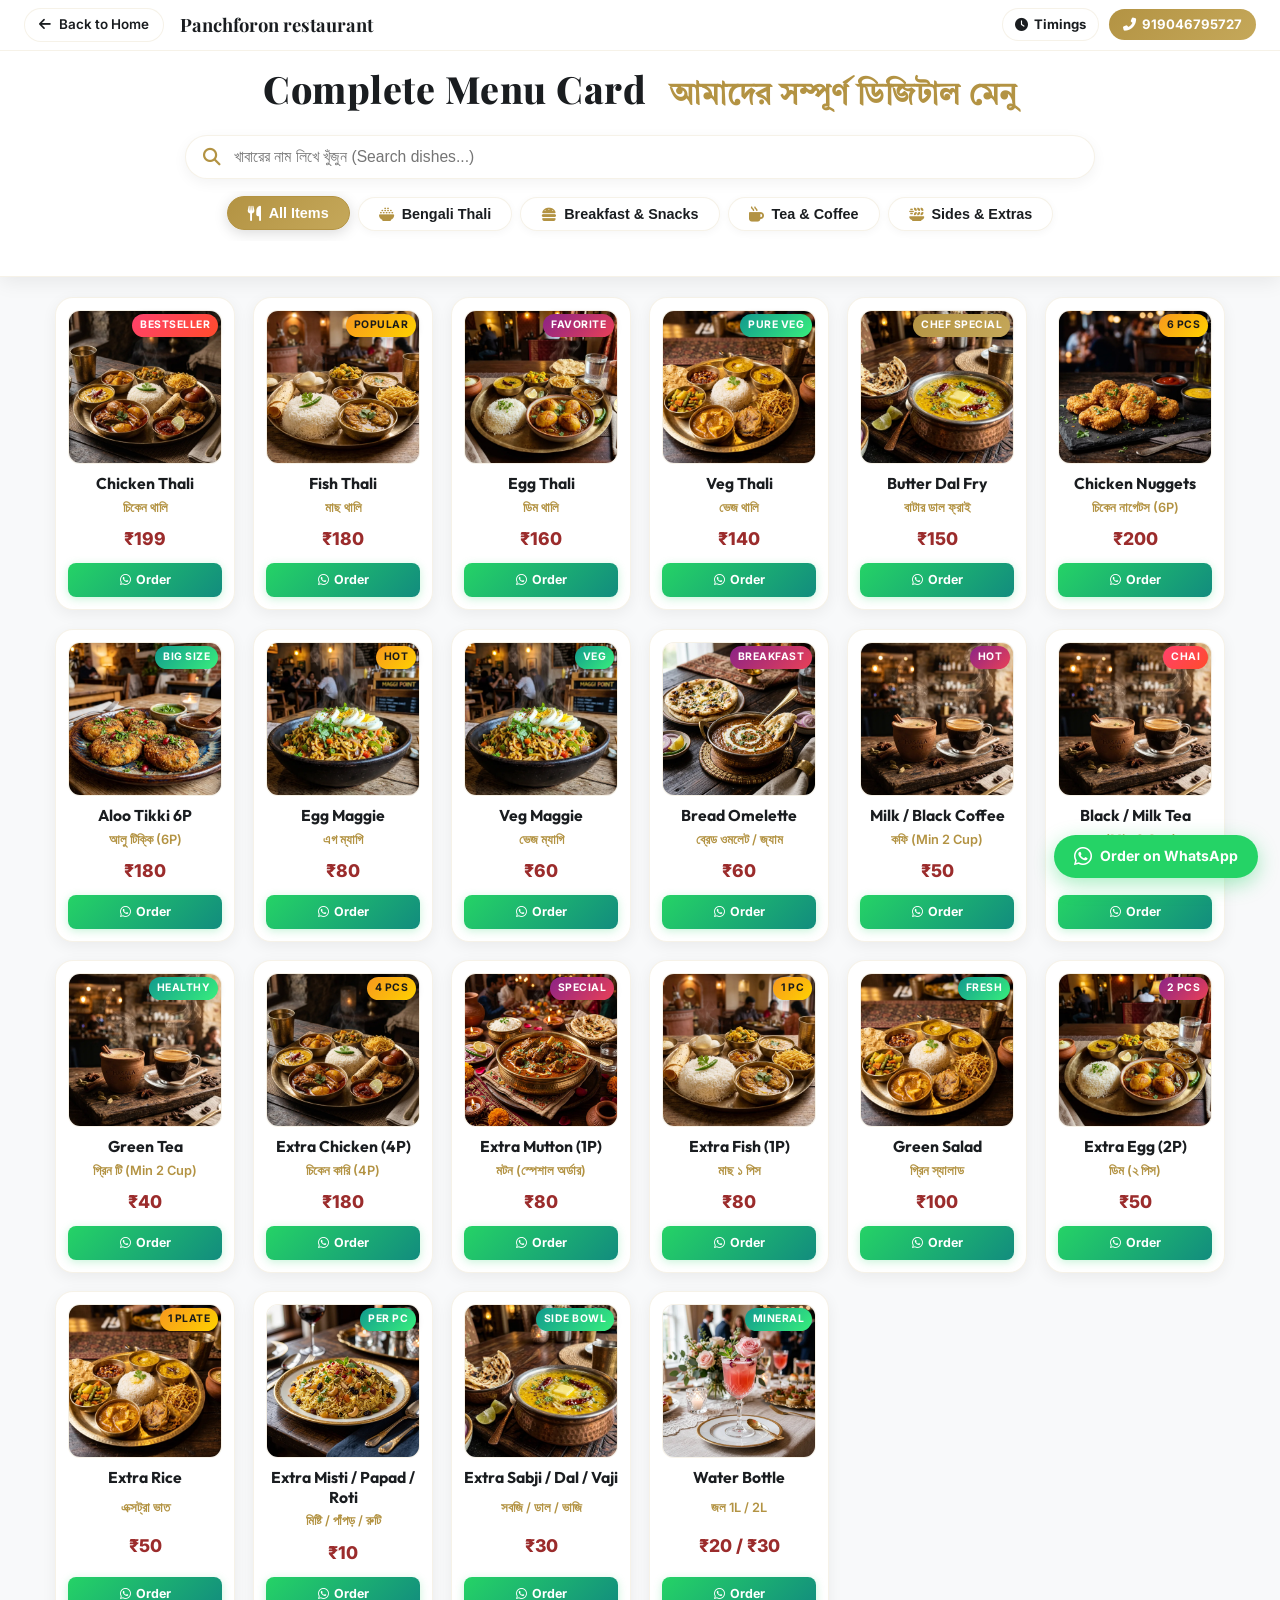
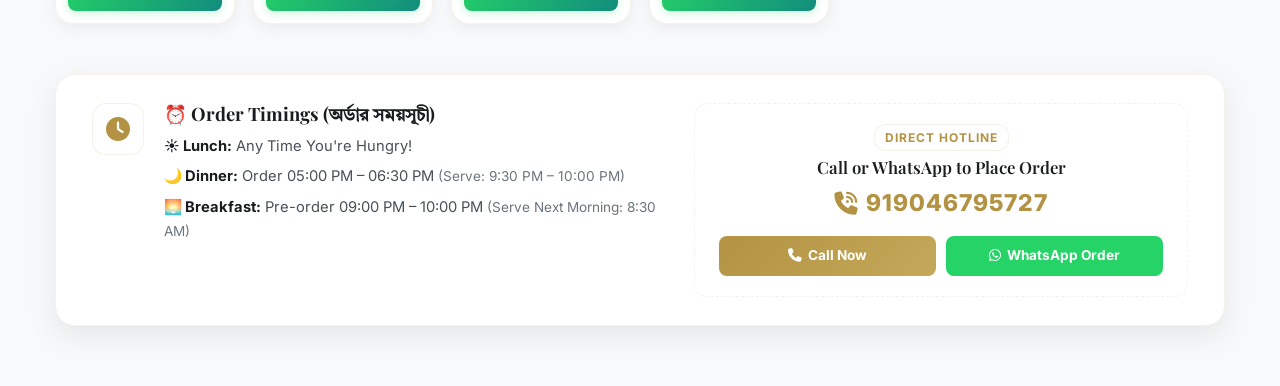
<file: menu.html>
﻿<!DOCTYPE html>
<html lang="bn">
<head>
    <meta charset="UTF-8">
    <meta name="viewport" content="width=device-width, initial-scale=1.0">
    <title>Full Menu Card | Panchforon restaurant| সম্পূর্ণ মেনু</title>
    
    <!-- Meta Descriptions & SEO -->
    <meta name="description" content="Explore the full digital menu of Panchforon restaurant. Bengali Thalis, Snacks, Tea, Coffee, Extras & Direct WhatsApp Ordering.">
    <meta name="theme-color" content="#c9a24b">
    
    <!-- Fonts -->
    <link rel="preconnect" href="https://fonts.googleapis.com">
    <link rel="preconnect" href="https://fonts.gstatic.com" crossorigin>
    <link href="https://fonts.googleapis.com/css2?family=Cinzel:wght@500;700;900&family=Inter:wght@300;400;500;600;700;800&family=Outfit:wght@400;500;600;700;800&family=Playfair+Display:ital,wght@0,600;0,700;0,900;1,600&family=Tiro+Bangla:ital@0;1&display=swap" rel="stylesheet">
    
    <!-- Font Awesome -->
    <link rel="stylesheet" href="https://cdnjs.cloudflare.com/ajax/libs/font-awesome/6.5.1/css/all.min.css">
    
    <!-- Main Style -->
    <link rel="stylesheet" href="styles.css">

    <style>
        /* Specific Styles for Compact Full Menu Page (LIGHT THEME) */
        .full-menu-page {
            background-color: var(--bg-deep);
            color: var(--text-primary);
            min-height: 100vh;
        }

        /* Sticky Top Header Container */
        .sticky-menu-top-container {
            position: sticky;
            top: 0;
            z-index: 1000;
            background: var(--bg-card);
            backdrop-filter: blur(20px);
            -webkit-backdrop-filter: blur(20px);
            border-bottom: 1.5px solid var(--glass-border);
            box-shadow: 0 4px 20px rgba(0, 0, 0, 0.08);
        }

        .full-menu-nav {
            padding: 8px 24px;
            display: flex;
            align-items: center;
            justify-content: space-between;
            border-bottom: 1px solid var(--glass-border);
        }

        .full-menu-nav-left {
            display: flex;
            align-items: center;
            gap: 16px;
        }

        .nav-back-btn {
            display: inline-flex;
            align-items: center;
            gap: 8px;
            background: var(--bg-dark);
            border: 1px solid var(--glass-border);
            color: var(--text-primary);
            padding: 5px 14px;
            border-radius: 25px;
            text-decoration: none;
            font-weight: 600;
            font-size: 0.84rem;
            transition: all 0.3s ease;
        }

        .nav-back-btn:hover {
            background: var(--accent-gold);
            color: #ffffff;
            border-color: var(--accent-gold);
            transform: translateX(-3px);
            box-shadow: 0 0 15px rgba(0, 0, 0, 0.15);
        }

        .full-menu-logo-title {
            font-family: 'Playfair Display', serif;
            font-size: 1.15rem;
            font-weight: 700;
            color: var(--text-primary);
        }

        .full-menu-logo-title span {
            color: var(--accent-gold);
        }

        .full-menu-nav-right {
            display: flex;
            align-items: center;
            gap: 10px;
        }

        .nav-timing-btn {
            display: inline-flex;
            align-items: center;
            gap: 6px;
            background: var(--bg-dark);
            border: 1px solid var(--glass-border);
            color: var(--text-primary);
            padding: 5px 12px;
            border-radius: 25px;
            text-decoration: none;
            font-weight: 700;
            font-size: 0.82rem;
            transition: all 0.3s ease;
        }

        .nav-timing-btn:hover {
            background: var(--accent-gold);
            color: #ffffff;
            border-color: var(--accent-gold);
            transform: translateY(-2px);
            box-shadow: 0 0 15px rgba(0, 0, 0, 0.15);
        }

        .nav-call-btn {
            display: inline-flex;
            align-items: center;
            gap: 6px;
            background: linear-gradient(135deg, var(--accent-gold), var(--accent-amber));
            color: #ffffff;
            padding: 5px 14px;
            border-radius: 25px;
            text-decoration: none;
            font-weight: 700;
            font-size: 0.82rem;
            transition: all 0.3s ease;
        }

        .nav-call-btn:hover {
            transform: translateY(-2px);
            box-shadow: 0 4px 15px rgba(0, 0, 0, 0.2);
        }

        /* Full Menu Hero Header */
        .full-menu-hero {
            text-align: center;
            padding: 14px 20px 10px;
            position: relative;
        }

        .full-menu-hero h1 {
            font-family: 'Playfair Display', serif;
            font-size: 2.35rem;
            font-weight: 800;
            color: var(--text-primary);
            margin-bottom: 0;
            line-height: 1.25;
            letter-spacing: 0.5px;
        }

        .full-menu-hero h1 .bengali-heading {
            color: var(--accent-gold);
            display: inline-block;
            font-size: 1.85rem;
            margin-left: 14px;
            font-family: 'Tiro Bangla', serif;
            font-weight: 700;
        }

        .full-menu-hero p {
            display: none;
        }

        /* Search & Filter Controls */
        .menu-control-bar {
            max-width: 950px;
            margin: 0 auto;
            padding: 10px 20px 15px;
        }

        .search-box-wrapper {
            position: relative;
            margin-bottom: 12px;
        }

        .search-box-wrapper input {
            width: 100%;
            background: var(--bg-card);
            border: 1.5px solid var(--glass-border);
            padding: 12px 20px 12px 48px;
            border-radius: 30px;
            color: var(--text-primary);
            font-size: 0.98rem;
            outline: none;
            transition: all 0.3s ease;
            box-shadow: 0 4px 14px rgba(0, 0, 0, 0.05);
        }

        .search-box-wrapper input:focus {
            border-color: var(--accent-gold);
            box-shadow: 0 0 18px rgba(0, 0, 0, 0.1);
            background: var(--bg-card);
        }

        .search-box-wrapper i {
            position: absolute;
            left: 18px;
            top: 50%;
            transform: translateY(-50%);
            color: var(--accent-gold);
            font-size: 1.1rem;
        }

        .menu-category-tabs {
            touch-action: pan-x pan-y;
            overscroll-behavior-x: contain;
            display: flex;
            justify-content: center;
            flex-wrap: wrap;
            gap: 10px;
            margin: 0;
        }

        .menu-tab-btn {
            background: var(--bg-card);
            border: 1.5px solid var(--glass-border);
            color: var(--text-secondary);
            padding: 8px 20px;
            border-radius: 25px;
            font-size: 0.9rem;
            font-weight: 600;
            cursor: pointer;
            backdrop-filter: blur(8px);
            transition: all 0.25s ease;
            display: inline-flex;
            align-items: center;
            gap: 8px;
            box-shadow: 0 2px 8px rgba(0, 0, 0, 0.04);
        }

        .menu-tab-btn i {
            color: var(--accent-gold);
            font-size: 0.95rem;
            transition: transform 0.3s ease;
        }

        .menu-tab-btn:hover {
            border-color: var(--accent-gold);
            color: var(--text-primary);
            background: var(--bg-card2, #f4f8f9);
            transform: translateY(-2px);
            box-shadow: 0 4px 15px rgba(0, 0, 0, 0.08);
        }

        .menu-tab-btn.active {
            background: linear-gradient(135deg, var(--accent-gold), var(--accent-amber));
            border-color: var(--accent-gold);
            color: #ffffff;
            box-shadow: 0 3px 14px rgba(0, 0, 0, 0.15);
            transform: translateY(-1px);
        }

        .menu-tab-btn.active i {
            color: #ffffff;
        }

        /* Compact Grid for Full Menu */
        .compact-menu-grid-container {
            max-width: 1200px;
            margin: 20px auto 50px;
            padding: 0 15px;
        }

        .compact-grid {
            display: grid;
            grid-template-columns: repeat(auto-fill, minmax(180px, 1fr));
            gap: 18px;
        }

        .compact-grid .food-menu-card {
            flex: initial;
            width: 100%;
            animation: floatMenuItem 4.5s ease-in-out infinite alternate;
        }

        .compact-grid .food-menu-card.hidden {
            display: none !important;
        }

        /* No Results Message */
        #no-results-msg {
            text-align: center;
            padding: 50px 20px;
            font-size: 1.1rem;
            color: var(--accent-gold);
            display: none;
            grid-column: 1 / -1;
        }

        /* Order Info Banner (Light Theme) */
        .order-info-banner {
            display: flex;
            align-items: stretch;
            justify-content: space-between;
            gap: 25px;
            padding: 28px 36px;
            border-radius: 20px;
            background: var(--bg-card);
            border: 1.5px solid var(--glass-border);
            box-shadow: 0 10px 30px rgba(0, 0, 0, 0.07);
        }

        .order-timing-card {
            display: flex;
            gap: 20px;
            flex: 1.3;
        }

        .timing-icon {
            width: 52px;
            height: 52px;
            border-radius: 14px;
            background: var(--bg-dark);
            border: 1px solid var(--glass-border);
            display: flex;
            align-items: center;
            justify-content: center;
            color: var(--accent-gold);
            font-size: 1.5rem;
            flex-shrink: 0;
        }

        .timing-details h4 {
            color: var(--text-primary);
            font-size: 1.15rem;
            margin-bottom: 10px;
            font-weight: 700;
        }

        .timing-details ul {
            list-style: none;
            padding: 0;
            margin: 0;
            display: flex;
            flex-direction: column;
            gap: 7px;
        }

        .timing-details li {
            font-size: 0.92rem;
            color: var(--text-secondary);
        }

        .timing-details li strong {
            color: var(--text-primary);
        }

        .timing-details .serve-time {
            color: var(--text-muted);
            font-size: 0.85rem;
        }

        .order-call-box {
            flex: 1;
            display: flex;
            flex-direction: column;
            align-items: center;
            justify-content: center;
            text-align: center;
            background: var(--bg-dark);
            padding: 20px 24px;
            border-radius: 14px;
            border: 1px dashed var(--glass-border);
        }

        .call-badge {
            background: var(--bg-card);
            color: var(--accent-gold);
            font-size: 0.75rem;
            font-weight: 700;
            text-transform: uppercase;
            letter-spacing: 1px;
            padding: 3px 10px;
            border-radius: 12px;
            margin-bottom: 6px;
            border: 1px solid var(--glass-border);
        }

        .order-call-box h3 {
            font-size: 1.05rem;
            color: var(--text-primary);
            margin-bottom: 8px;
            font-weight: 600;
        }

        .order-phone-link {
            font-size: 1.45rem;
            font-weight: 800;
            color: var(--accent-gold);
            text-decoration: none;
            letter-spacing: 1px;
            display: inline-flex;
            align-items: center;
            gap: 8px;
            margin-bottom: 14px;
            transition: transform 0.3s ease;
        }

        .order-phone-link:hover {
            transform: scale(1.05);
        }

        .quick-action-btns {
            display: flex;
            gap: 10px;
            width: 100%;
        }

        .direct-call-btn, .direct-wp-btn {
            flex: 1;
            padding: 9px 12px;
            border-radius: 8px;
            font-size: 0.85rem;
            font-weight: 700;
            text-decoration: none;
            display: inline-flex;
            align-items: center;
            justify-content: center;
            gap: 6px;
            transition: all 0.3s ease;
        }

        .direct-call-btn {
            background: linear-gradient(135deg, var(--accent-gold), var(--accent-amber));
            color: #ffffff;
        }

        .direct-call-btn:hover {
            transform: translateY(-2px);
            box-shadow: 0 4px 15px rgba(0, 0, 0, 0.2);
        }

        .direct-wp-btn {
            background: #25D366;
            color: #ffffff;
        }

        .direct-wp-btn:hover {
            background: #1ebc59;
            transform: translateY(-2px);
            box-shadow: 0 4px 15px rgba(37, 211, 102, 0.4);
        }

        /* Floating Order Quick Dial */
        .floating-order-btn {
            position: fixed;
            bottom: 22px;
            right: 22px;
            z-index: 999;
            display: flex;
            align-items: center;
            gap: 8px;
            background: #25D366;
            color: #ffffff;
            padding: 10px 20px;
            border-radius: 35px;
            text-decoration: none;
            font-weight: 700;
            font-size: 0.88rem;
            box-shadow: 0 6px 20px rgba(37, 211, 102, 0.4);
            transition: all 0.3s ease;
            animation: pulseOrderBtn 2.5s infinite;
        }

        .floating-order-btn:hover {
            background: #1ebc59;
            color: #ffffff;
            transform: scale(1.06);
            box-shadow: 0 8px 25px rgba(37, 211, 102, 0.6);
        }

        @keyframes pulseOrderBtn {
            0%, 100% { transform: scale(1); }
            50% { transform: scale(1.04); }
        }

        @media (max-width: 900px) {
            .order-info-banner {
                flex-direction: column;
                padding: 22px;
            }
            .order-timing-card {
                flex-direction: column;
                gap: 12px;
            }
        }

        @media (max-width: 600px) {
            .full-menu-nav {
                padding: 8px 12px;
            }
            .nav-back-btn span {
                display: none;
            }
            .full-menu-logo-title {
                font-size: 1.05rem;
            }
            .nav-timing-btn {
                padding: 4px 8px;
                font-size: 0.76rem;
            }
            .nav-timing-btn span {
                display: none;
            }
            .nav-call-btn {
                padding: 4px 10px;
                font-size: 0.76rem;
            }
            .full-menu-hero {
                padding: 10px 10px 4px;
            }
            .full-menu-hero h1 {
                font-size: 1.65rem;
            }
            .full-menu-hero h1 .bengali-heading {
                font-size: 1.35rem;
                display: block;
                margin-left: 0;
                margin-top: 4px;
            }
            .menu-control-bar {
                padding: 6px 12px 10px;
            }
            .search-box-wrapper {
                margin-bottom: 8px;
            }
            .search-box-wrapper input {
                padding: 9px 16px 9px 38px;
                font-size: 0.88rem;
                border-radius: 25px;
            }
            .search-box-wrapper i {
                left: 14px;
                font-size: 0.95rem;
            }
            .menu-category-tabs {
            touch-action: pan-x pan-y;
            overscroll-behavior-x: contain;
                gap: 6px;
                overflow-x: auto;
                flex-wrap: nowrap;
                justify-content: flex-start;
                padding-bottom: 4px;
                -webkit-overflow-scrolling: touch;
            }
            .menu-tab-btn {
                padding: 6px 14px;
                font-size: 0.8rem;
                border-radius: 20px;
                white-space: nowrap;
                flex-shrink: 0;
            }
            .compact-grid {
                grid-template-columns: repeat(2, 1fr);
                gap: 10px;
            }
            .compact-grid .food-menu-card {
                padding: 8px;
            }
            .food-title {
                font-size: 0.86rem;
            }
            .bengali-title {
                font-size: 0.72rem;
            }
            .food-price {
                font-size: 0.95rem;
            }
            .food-order-btn {
                padding: 5px 8px;
                font-size: 0.72rem;
            }
        }
    </style>
</head>
<body class="full-menu-page">

    <!-- Sticky Top Header (Navbar + Hero Title + Search Box + Filter Tabs) -->
    <div class="sticky-menu-top-container">
        <!-- Top Navigation Bar -->
        <nav class="full-menu-nav">
            <div class="full-menu-nav-left">
                <a href="index.html" class="nav-back-btn" title="Go back to Home Page">
                    <i class="fas fa-arrow-left"></i> <span>Back to Home</span>
                </a>
                <div class="full-menu-logo-title">Panchforon restaurant</div>
            </div>
            <div class="full-menu-nav-right">
                <a href="#order-timings" class="nav-timing-btn" id="nav-timing-toggle-btn" title="Order Timings (অর্ডার সময়সূচী)">
                    <i class="fas fa-clock" id="nav-timing-icon"></i> <span id="nav-timing-text">Timings</span>
                </a>
                <a href="tel:919046795727" class="nav-call-btn">
                    <i class="fas fa-phone-alt"></i> <span>919046795727</span>
                </a>
            </div>
        </nav>

        <!-- Hero Header -->
        <header class="full-menu-hero">
            <h1>Complete Menu Card <span class="bengali-heading">আমাদের সম্পূর্ণ ডিজিটাল মেনু</span></h1>
        </header>

        <!-- Search Bar & Category Filter Tabs -->
        <div class="menu-control-bar">
            <div class="search-box-wrapper">
                <i class="fas fa-search"></i>
                <input type="text" id="menu-search-input" placeholder="খাবারের নাম লিখে খুঁজুন (Search dishes...)" autocomplete="off">
            </div>

            <div class="menu-category-tabs">
                <button class="menu-tab-btn active" data-category="all">
                    <i class="fas fa-utensils"></i> All Items
                </button>
                <button class="menu-tab-btn" data-category="thali">
                    <i class="fas fa-bowl-rice"></i> Bengali Thali
                </button>
                <button class="menu-tab-btn" data-category="snacks">
                    <i class="fas fa-burger"></i> Breakfast & Snacks
                </button>
                <button class="menu-tab-btn" data-category="beverages">
                    <i class="fas fa-mug-hot"></i> Tea & Coffee
                </button>
                <button class="menu-tab-btn" data-category="extras">
                    <i class="fas fa-plate-wheat"></i> Sides & Extras
                </button>
            </div>
        </div>
    </div>

    <!-- Compact Full Menu Grid -->
    <main class="compact-menu-grid-container">
        <div class="compact-grid" id="full-menu-grid">

            <!-- 1. Chicken Thali -->
            <div class="food-menu-card" data-category="thali" data-keywords="chicken thali murgi murgir mangsho rice dal sabji thali">
                <div class="food-card-badge bestseller">Bestseller</div>
                <div class="food-card-img-box">
                    <img src="assets/menu_chicken_thali.webp" alt="Chicken Thali" loading="lazy">
                </div>
                <div class="food-card-body">
                    <h3 class="food-title">Chicken Thali</h3>
                    <span class="bengali-title">চিকেন থালি</span>
                    <span class="food-price">₹199</span>
                    <a href="https://wa.me/919046795727?text==Hi%20Panchforon%20restaurant,%20I%20want%20to%20order%20Chicken%20Thali%20(₹199)" target="_blank" class="food-order-btn">
                        <i class="fab fa-whatsapp"></i> Order
                    </a>
                </div>
            </div>

            <!-- 2. Fish Thali -->
            <div class="food-menu-card" data-category="thali" data-keywords="fish thali macher thali mach jhol rui katla rice dal thali">
                <div class="food-card-badge popular">Popular</div>
                <div class="food-card-img-box">
                    <img src="assets/menu_fish_thali.webp" alt="Fish Thali" loading="lazy">
                </div>
                <div class="food-card-body">
                    <h3 class="food-title">Fish Thali</h3>
                    <span class="bengali-title">মাছ থালি</span>
                    <span class="food-price">₹180</span>
                    <a href="https://wa.me/919046795727?text==Hi%20Panchforon%20restaurant,%20I%20want%20to%20order%20Fish%20Thali%20(₹180)" target="_blank" class="food-order-btn">
                        <i class="fab fa-whatsapp"></i> Order
                    </a>
                </div>
            </div>

            <!-- 3. Egg Thali -->
            <div class="food-menu-card" data-category="thali" data-keywords="egg thali dimer thali dim kosha rice dal thali">
                <div class="food-card-badge special">Favorite</div>
                <div class="food-card-img-box">
                    <img src="assets/menu_egg_thali.webp" alt="Egg Thali" loading="lazy">
                </div>
                <div class="food-card-body">
                    <h3 class="food-title">Egg Thali</h3>
                    <span class="bengali-title">ডিম থালি</span>
                    <span class="food-price">₹160</span>
                    <a href="https://wa.me/919046795727?text==Hi%20Panchforon%20restaurant,%20I%20want%20to%20order%20Egg%20Thali%20(₹160)" target="_blank" class="food-order-btn">
                        <i class="fab fa-whatsapp"></i> Order
                    </a>
                </div>
            </div>

            <!-- 4. Veg Thali -->
            <div class="food-menu-card" data-category="thali" data-keywords="veg thali niramish thali paneer dal sabji rice mishti doi">
                <div class="food-card-badge pure-veg">Pure Veg</div>
                <div class="food-card-img-box">
                    <img src="assets/menu_veg_thali.webp" alt="Veg Thali" loading="lazy">
                </div>
                <div class="food-card-body">
                    <h3 class="food-title">Veg Thali</h3>
                    <span class="bengali-title">ভেজ থালি</span>
                    <span class="food-price">₹140</span>
                    <a href="https://wa.me/919046795727?text==Hi%20Panchforon%20restaurant,%20I%20want%20to%20order%20Veg%20Thali%20(₹140)" target="_blank" class="food-order-btn">
                        <i class="fab fa-whatsapp"></i> Order
                    </a>
                </div>
            </div>

            <!-- 5. Butter Dal Fry -->
            <div class="food-menu-card" data-category="extras" data-keywords="butter dal fry yellow dal tadka veg">
                <div class="food-card-badge chef">Chef Special</div>
                <div class="food-card-img-box">
                    <img src="assets/menu_butter_dal_fry.webp" alt="Butter Dal Fry" loading="lazy">
                </div>
                <div class="food-card-body">
                    <h3 class="food-title">Butter Dal Fry</h3>
                    <span class="bengali-title">বাটার ডাল ফ্রাই</span>
                    <span class="food-price">₹150</span>
                    <a href="https://wa.me/919046795727?text==Hi%20Panchforon%20restaurant,%20I%20want%20to%20order%20Butter%20Dal%20Fry%20(₹150)" target="_blank" class="food-order-btn">
                        <i class="fab fa-whatsapp"></i> Order
                    </a>
                </div>
            </div>

            <!-- 6. Chicken Nuggets (6P) -->
            <div class="food-menu-card" data-category="snacks" data-keywords="chicken nuggets 6p fried snacks non-veg">
                <div class="food-card-badge popular">6 Pcs</div>
                <div class="food-card-img-box">
                    <img src="assets/menu_chicken_nuggets.webp" alt="Chicken Nuggets" loading="lazy">
                </div>
                <div class="food-card-body">
                    <h3 class="food-title">Chicken Nuggets</h3>
                    <span class="bengali-title">চিকেন নাগেটস (6P)</span>
                    <span class="food-price">₹200</span>
                    <a href="https://wa.me/919046795727?text==Hi%20Panchforon%20restaurant,%20I%20want%20to%20order%20Chicken%20Nuggets%20(₹200)" target="_blank" class="food-order-btn">
                        <i class="fab fa-whatsapp"></i> Order
                    </a>
                </div>
            </div>

            <!-- 7. Aloo Tikki Big Size (6P) -->
            <div class="food-menu-card" data-category="snacks" data-keywords="aloo tikki potato cutlet snacks big size veg">
                <div class="food-card-badge pure-veg">Big Size</div>
                <div class="food-card-img-box">
                    <img src="assets/menu_aloo_tikki.webp" alt="Aloo Tikki Big Size" loading="lazy">
                </div>
                <div class="food-card-body">
                    <h3 class="food-title">Aloo Tikki 6P</h3>
                    <span class="bengali-title">আলু টিক্কি (6P)</span>
                    <span class="food-price">₹180</span>
                    <a href="https://wa.me/919046795727?text==Hi%20Panchforon%20restaurant,%20I%20want%20to%20order%20Aloo%20Tikki%20(₹180)" target="_blank" class="food-order-btn">
                        <i class="fab fa-whatsapp"></i> Order
                    </a>
                </div>
            </div>

            <!-- 8. Egg Maggie -->
            <div class="food-menu-card" data-category="snacks" data-keywords="egg maggie noodles masala snacks">
                <div class="food-card-badge popular">Hot</div>
                <div class="food-card-img-box">
                    <img src="assets/menu_egg_maggie.webp" alt="Egg Maggie" loading="lazy">
                </div>
                <div class="food-card-body">
                    <h3 class="food-title">Egg Maggie</h3>
                    <span class="bengali-title">এগ ম্যাগি</span>
                    <span class="food-price">₹80</span>
                    <a href="https://wa.me/919046795727?text==Hi%20Panchforon%20restaurant,%20I%20want%20to%20order%20Egg%20Maggie%20(₹80)" target="_blank" class="food-order-btn">
                        <i class="fab fa-whatsapp"></i> Order
                    </a>
                </div>
            </div>

            <!-- 9. Veg Maggie -->
            <div class="food-menu-card" data-category="snacks" data-keywords="veg maggie masala noodles snacks vegetarian">
                <div class="food-card-badge pure-veg">Veg</div>
                <div class="food-card-img-box">
                    <img src="assets/menu_egg_maggie.webp" alt="Veg Maggie" loading="lazy">
                </div>
                <div class="food-card-body">
                    <h3 class="food-title">Veg Maggie</h3>
                    <span class="bengali-title">ভেজ ম্যাগি</span>
                    <span class="food-price">₹60</span>
                    <a href="https://wa.me/919046795727?text==Hi%20Panchforon%20restaurant,%20I%20want%20to%20order%20Veg%20Maggie%20(₹60)" target="_blank" class="food-order-btn">
                        <i class="fab fa-whatsapp"></i> Order
                    </a>
                </div>
            </div>

            <!-- 10. Bread Omelette / Jam / Butter -->
            <div class="food-menu-card" data-category="snacks" data-keywords="bread omelette jam butter breakfast toast egg">
                <div class="food-card-badge special">Breakfast</div>
                <div class="food-card-img-box">
                    <img src="assets/menu6.webp" alt="Bread Omelette Jam Butter" loading="lazy">
                </div>
                <div class="food-card-body">
                    <h3 class="food-title">Bread Omelette</h3>
                    <span class="bengali-title">ব্রেড ওমলেট / জ্যাম</span>
                    <span class="food-price">₹60</span>
                    <a href="https://wa.me/919046795727?text==Hi%20Panchforon%20restaurant,%20I%20want%20to%20order%20Bread%20Omelette%20(₹60)" target="_blank" class="food-order-btn">
                        <i class="fab fa-whatsapp"></i> Order
                    </a>
                </div>
            </div>

            <!-- 11. Milk / Black Coffee -->
            <div class="food-menu-card" data-category="beverages" data-keywords="coffee milk coffee black coffee hot drink beverages espresso">
                <div class="food-card-badge special">Hot</div>
                <div class="food-card-img-box">
                    <img src="assets/menu_tea_coffee.webp" alt="Milk and Black Coffee" loading="lazy">
                </div>
                <div class="food-card-body">
                    <h3 class="food-title">Milk / Black Coffee</h3>
                    <span class="bengali-title">কফি (Min 2 Cup)</span>
                    <span class="food-price">₹50</span>
                    <a href="https://wa.me/919046795727?text==Hi%20Panchforon%20restaurant,%20I%20want%20to%20order%20Coffee" target="_blank" class="food-order-btn">
                        <i class="fab fa-whatsapp"></i> Order
                    </a>
                </div>
            </div>

            <!-- 12. Black / Milk Tea -->
            <div class="food-menu-card" data-category="beverages" data-keywords="tea chai milk tea black tea masala chai beverage">
                <div class="food-card-badge bestseller">Chai</div>
                <div class="food-card-img-box">
                    <img src="assets/menu_tea_coffee.webp" alt="Black and Milk Tea" loading="lazy">
                </div>
                <div class="food-card-body">
                    <h3 class="food-title">Black / Milk Tea</h3>
                    <span class="bengali-title">চা (Min 2 Cup)</span>
                    <span class="food-price">₹25</span>
                    <a href="https://wa.me/919046795727?text==Hi%20Panchforon%20restaurant,%20I%20want%20to%20order%20Tea" target="_blank" class="food-order-btn">
                        <i class="fab fa-whatsapp"></i> Order
                    </a>
                </div>
            </div>

            <!-- 13. Green Tea -->
            <div class="food-menu-card" data-category="beverages" data-keywords="green tea healthy detox hot beverage">
                <div class="food-card-badge pure-veg">Healthy</div>
                <div class="food-card-img-box">
                    <img src="assets/menu_tea_coffee.webp" alt="Green Tea" loading="lazy">
                </div>
                <div class="food-card-body">
                    <h3 class="food-title">Green Tea</h3>
                    <span class="bengali-title">গ্রিন টি (Min 2 Cup)</span>
                    <span class="food-price">₹40</span>
                    <a href="https://wa.me/919046795727?text==Hi%20Panchforon%20restaurant,%20I%20want%20to%20order%20Green%20Tea" target="_blank" class="food-order-btn">
                        <i class="fab fa-whatsapp"></i> Order
                    </a>
                </div>
            </div>

            <!-- 14. Extra Chicken (4P) -->
            <div class="food-menu-card" data-category="extras" data-keywords="extra chicken 4p murgir mangsho chicken curry side non-veg">
                <div class="food-card-badge popular">4 Pcs</div>
                <div class="food-card-img-box">
                    <img src="assets/menu_chicken_thali.webp" alt="Extra Chicken 4P" loading="lazy">
                </div>
                <div class="food-card-body">
                    <h3 class="food-title">Extra Chicken (4P)</h3>
                    <span class="bengali-title">চিকেন কারি (4P)</span>
                    <span class="food-price">₹180</span>
                    <a href="https://wa.me/919046795727?text==Hi%20Panchforon%20restaurant,%20I%20want%20to%20order%20Extra%20Chicken%204P%20(₹180)" target="_blank" class="food-order-btn">
                        <i class="fab fa-whatsapp"></i> Order
                    </a>
                </div>
            </div>

            <!-- 15. Extra Mutton (1P - Special Order) -->
            <div class="food-menu-card" data-category="extras" data-keywords="extra mutton 1p khasi mangsho mutton kosha special non-veg">
                <div class="food-card-badge special">Special</div>
                <div class="food-card-img-box">
                    <img src="assets/menu3.webp" alt="Extra Mutton 1P" loading="lazy">
                </div>
                <div class="food-card-body">
                    <h3 class="food-title">Extra Mutton (1P)</h3>
                    <span class="bengali-title">মটন (স্পেশাল অর্ডার)</span>
                    <span class="food-price">₹80</span>
                    <a href="https://wa.me/919046795727?text==Hi%20Panchforon%20restaurant,%20I%20want%20to%20order%20Extra%20Mutton%20(₹80)" target="_blank" class="food-order-btn">
                        <i class="fab fa-whatsapp"></i> Order
                    </a>
                </div>
            </div>

            <!-- 16. Extra Fish (1P) -->
            <div class="food-menu-card" data-category="extras" data-keywords="extra fish 1p macher jhol rui katla side non-veg">
                <div class="food-card-badge popular">1 Pc</div>
                <div class="food-card-img-box">
                    <img src="assets/menu_fish_thali.webp" alt="Extra Fish 1P" loading="lazy">
                </div>
                <div class="food-card-body">
                    <h3 class="food-title">Extra Fish (1P)</h3>
                    <span class="bengali-title">মাছ ১ পিস</span>
                    <span class="food-price">₹80</span>
                    <a href="https://wa.me/919046795727?text==Hi%20Panchforon%20restaurant,%20I%20want%20to%20order%20Extra%20Fish%20(₹80)" target="_blank" class="food-order-btn">
                        <i class="fab fa-whatsapp"></i> Order
                    </a>
                </div>
            </div>

            <!-- 17. Green Salad -->
            <div class="food-menu-card" data-category="extras" data-keywords="green salad cucumber tomato onion lemon salad veg">
                <div class="food-card-badge pure-veg">Fresh</div>
                <div class="food-card-img-box">
                    <img src="assets/menu_veg_thali.webp" alt="Green Salad" loading="lazy">
                </div>
                <div class="food-card-body">
                    <h3 class="food-title">Green Salad</h3>
                    <span class="bengali-title">গ্রিন স্যালাড</span>
                    <span class="food-price">₹100</span>
                    <a href="https://wa.me/919046795727?text==Hi%20Panchforon%20restaurant,%20I%20want%20to%20order%20Green%20Salad%20(₹100)" target="_blank" class="food-order-btn">
                        <i class="fab fa-whatsapp"></i> Order
                    </a>
                </div>
            </div>

            <!-- 18. Extra Egg (2P) -->
            <div class="food-menu-card" data-category="extras" data-keywords="extra egg 2p dim egg curry side non-veg">
                <div class="food-card-badge special">2 Pcs</div>
                <div class="food-card-img-box">
                    <img src="assets/menu_egg_thali.webp" alt="Extra Egg 2P" loading="lazy">
                </div>
                <div class="food-card-body">
                    <h3 class="food-title">Extra Egg (2P)</h3>
                    <span class="bengali-title">ডিম (২ পিস)</span>
                    <span class="food-price">₹50</span>
                    <a href="https://wa.me/919046795727?text==Hi%20Panchforon%20restaurant,%20I%20want%20to%20order%20Extra%20Egg%202P%20(₹50)" target="_blank" class="food-order-btn">
                        <i class="fab fa-whatsapp"></i> Order
                    </a>
                </div>
            </div>

            <!-- 19. Extra Rice -->
            <div class="food-menu-card" data-category="extras" data-keywords="extra rice bhat rice portion veg side">
                <div class="food-card-badge popular">1 Plate</div>
                <div class="food-card-img-box">
                    <img src="assets/menu_veg_thali.webp" alt="Extra Rice" loading="lazy">
                </div>
                <div class="food-card-body">
                    <h3 class="food-title">Extra Rice</h3>
                    <span class="bengali-title">এক্সট্রা ভাত</span>
                    <span class="food-price">₹50</span>
                    <a href="https://wa.me/919046795727?text==Hi%20Panchforon%20restaurant,%20I%20want%20to%20order%20Extra%20Rice%20(₹50)" target="_blank" class="food-order-btn">
                        <i class="fab fa-whatsapp"></i> Order
                    </a>
                </div>
            </div>

            <!-- 20. Extra Misti / Papad / Roti -->
            <div class="food-menu-card" data-category="extras" data-keywords="extra misti papad roti sweet flatbread side">
                <div class="food-card-badge pure-veg">Per Pc</div>
                <div class="food-card-img-box">
                    <img src="assets/menu2.webp" alt="Extra Misti Papad Roti" loading="lazy">
                </div>
                <div class="food-card-body">
                    <h3 class="food-title">Extra Misti / Papad / Roti</h3>
                    <span class="bengali-title">মিষ্টি / পাঁপড় / রুটি</span>
                    <span class="food-price">₹10</span>
                    <a href="https://wa.me/919046795727?text==Hi%20Panchforon%20restaurant,%20I%20want%20to%20order%20Extra%20Misti%20Papad%20Roti%20(₹10)" target="_blank" class="food-order-btn">
                        <i class="fab fa-whatsapp"></i> Order
                    </a>
                </div>
            </div>

            <!-- 21. Extra Sabji / Dal / Vaji -->
            <div class="food-menu-card" data-category="extras" data-keywords="extra sabji dal vaji butter dal fry veg side">
                <div class="food-card-badge pure-veg">Side Bowl</div>
                <div class="food-card-img-box">
                    <img src="assets/menu_butter_dal_fry.webp" alt="Extra Sabji Dal Vaji" loading="lazy">
                </div>
                <div class="food-card-body">
                    <h3 class="food-title">Extra Sabji / Dal / Vaji</h3>
                    <span class="bengali-title">সবজি / ডাল / ভাজি</span>
                    <span class="food-price">₹30</span>
                    <a href="https://wa.me/919046795727?text==Hi%20Panchforon%20restaurant,%20I%20want%20to%20order%20Extra%20Sabji%20Dal%20Vaji%20(₹30)" target="_blank" class="food-order-btn">
                        <i class="fab fa-whatsapp"></i> Order
                    </a>
                </div>
            </div>

            <!-- 20. Packaged Water Bottle (1L / 2L) -->
            <div class="food-menu-card" data-category="beverages" data-keywords="water bottle 1l 2l mineral water drink">
                <div class="food-card-badge pure-veg">Mineral</div>
                <div class="food-card-img-box">
                    <img src="assets/menu5.webp" alt="Packaged Water Bottle" loading="lazy">
                </div>
                <div class="food-card-body">
                    <h3 class="food-title">Water Bottle</h3>
                    <span class="bengali-title">জল 1L / 2L</span>
                    <span class="food-price">₹20 / ₹30</span>
                    <a href="https://wa.me/919046795727?text==Hi%20Panchforon%20restaurant,%20I%20want%20to%20order%20Water%20Bottle" target="_blank" class="food-order-btn">
                        <i class="fab fa-whatsapp"></i> Order
                    </a>
                </div>
            </div>

        </div>

        <!-- No Results Fallback -->
        <div id="no-results-msg">
            <i class="fas fa-search" style="font-size: 2.5rem; margin-bottom: 12px; display: block;"></i>
            <p>আপনার খোঁজা অনুযায়ী কোনো খাবার পাওয়া যায়নি। অন্য কিছু লিখে খুঁজুন।</p>
        </div>
    </main>

    <!-- Order Timings Banner -->
    <div id="order-timings" style="max-width: 1200px; margin: 0 auto 60px; padding: 0 15px; scroll-margin-top: 170px;">
        <div class="order-info-banner glassmorphism">
            <div class="order-timing-card">
                <div class="timing-icon"><i class="fas fa-clock"></i></div>
                <div class="timing-details">
                    <h4>⏰ Order Timings (অর্ডার সময়সূচী)</h4>
                    <ul>
                        <li><strong>☀️ Lunch:</strong> Any Time You're Hungry!</li>
                        <li><strong>🌙 Dinner:</strong> Order 05:00 PM – 06:30 PM <span class="serve-time">(Serve: 9:30 PM – 10:00 PM)</span></li>
                        <li><strong>🌅 Breakfast:</strong> Pre-order 09:00 PM – 10:00 PM <span class="serve-time">(Serve Next Morning: 8:30 AM)</span></li>
                    </ul>
                </div>
            </div>
            
            <div class="order-call-box">
                <div class="call-badge">Direct Hotline</div>
                <h3>Call or WhatsApp to Place Order</h3>
                <a href="tel:919046795727" class="order-phone-link">
                    <i class="fas fa-phone-volume"></i> 919046795727
                </a>
                <div class="quick-action-btns">
                    <a href="tel:919046795727" class="direct-call-btn">
                        <i class="fas fa-phone"></i> Call Now
                    </a>
                    <a href="https://wa.me/919046795727?text==Hello%20Panchforon%20restaurant,%20I%20want%20to%20place%20an%20order!" target="_blank" class="direct-wp-btn">
                        <i class="fab fa-whatsapp"></i> WhatsApp Order
                    </a>
                </div>
            </div>
        </div>
    </div>

    <!-- Floating Direct WhatsApp Button -->
    <a href="https://wa.me/919046795727?text==Hello%20Panchforon%20restaurant,%20I%20want%20to%20order%20food!" target="_blank" class="floating-order-btn" title="Direct WhatsApp Order">
        <i class="fab fa-whatsapp" style="font-size: 1.3rem;"></i> <span>Order on WhatsApp</span>
    </a>

    <!-- JavaScript for Live Search & Category Filtering -->
    <script>
        document.addEventListener('DOMContentLoaded', () => {
            const searchInput = document.getElementById('menu-search-input');
            const categoryTabs = document.querySelectorAll('.menu-tab-btn');
            const foodCards = document.querySelectorAll('.food-menu-card');
            const noResultsMsg = document.getElementById('no-results-msg');

            let activeCategory = 'all';

            function filterMenu() {
                const query = searchInput.value.toLowerCase().trim();
                let visibleCount = 0;

                foodCards.forEach(card => {
                    const cardCategory = card.getAttribute('data-category');
                    const keywords = (card.getAttribute('data-keywords') || '') + ' ' + card.innerText.toLowerCase();

                    const matchesCategory = (activeCategory === 'all' || cardCategory === activeCategory);
                    const matchesSearch = query === '' || keywords.includes(query);

                    if (matchesCategory && matchesSearch) {
                        card.classList.remove('hidden');
                        visibleCount++;
                    } else {
                        card.classList.add('hidden');
                    }
                });

                if (visibleCount === 0) {
                    noResultsMsg.style.display = 'block';
                } else {
                    noResultsMsg.style.display = 'none';
                }
            }

            // Category Tab Clicks
            categoryTabs.forEach(tab => {
                tab.addEventListener('click', () => {
                    categoryTabs.forEach(t => t.classList.remove('active'));
                    tab.classList.add('active');
                    activeCategory = tab.getAttribute('data-category');
                    const tabsContainer = tab.closest('.menu-category-tabs');
                    if (tabsContainer) {
                        const targetScroll = tab.offsetLeft - (tabsContainer.clientWidth / 2) + (tab.offsetWidth / 2);
                        tabsContainer.scrollTo({ left: targetScroll, behavior: 'smooth' });
                    }
                    filterMenu();
                });
            });

            // Search Input Live Filter
            searchInput.addEventListener('input', () => {
                filterMenu();
            });

            // ============================================================
            // TWO-WAY TOGGLE SCROLL (Click to go to Timings, Click again to go to Top)
            // ============================================================
            const timingToggleBtn = document.getElementById('nav-timing-toggle-btn');
            const timingIcon = document.getElementById('nav-timing-icon');
            const timingText = document.getElementById('nav-timing-text');
            const orderTimingsSection = document.getElementById('order-timings');

            function isNearTimingsSection() {
                if (!orderTimingsSection) return false;
                const rect = orderTimingsSection.getBoundingClientRect();
                return rect.top <= window.innerHeight * 0.75;
            }

            if (timingToggleBtn && orderTimingsSection) {
                timingToggleBtn.addEventListener('click', (e) => {
                    e.preventDefault();
                    if (isNearTimingsSection()) {
                        // If already at Timings section -> Smoothly scroll back to TOP
                        window.scrollTo({ top: 0, behavior: 'smooth' });
                    } else {
                        // Smoothly scroll DOWN to Order Timings section
                        orderTimingsSection.scrollIntoView({ behavior: 'smooth', block: 'start' });
                    }
                });

                // Dynamically update button icon/text when user scrolls near timings
                window.addEventListener('scroll', () => {
                    if (isNearTimingsSection()) {
                        timingToggleBtn.classList.add('at-bottom');
                        if (timingIcon) timingIcon.className = 'fas fa-arrow-up';
                        if (timingText) timingText.innerText = 'Top';
                        timingToggleBtn.title = 'Scroll back to Top (উপরে ফিরে যান)';
                    } else {
                        timingToggleBtn.classList.remove('at-bottom');
                        if (timingIcon) timingIcon.className = 'fas fa-clock';
                        if (timingText) timingText.innerText = 'Timings';
                        timingToggleBtn.title = 'Order Timings (অর্ডার সময়সূচী)';
                    }
                }, { passive: true });
            }
        });
    </script>
</body>
</html>
</file>
<file: styles.css>
﻿/* ============================================================
   PANCHFORON RESTAURANT — Premium Modern Theme
   ============================================================ */

@import url('https://fonts.googleapis.com/css2?family=Playfair+Display:wght@400;600;700;800&family=Outfit:wght@300;400;600;800&family=Inter:wght@300;400;500;600&display=swap');

/* ---- CSS Variables ---- */
:root {
    --bg-deep:              #F8F9FA; /* Soft Light Gray/Off-White */
    --bg-dark:              #FFFFFF; /* Pure White (section bg alt) */
    --bg-card:              #FFFFFF; /* Pure White for cards */
    --bg-card2:             #F1F3F5; /* Very soft gray/blue for hover card states */
    --bg-cream:             #FDFBF7; /* Soft Creamy Off-White */
    --accent-gold:          #B39343; /* Antique Brass/Gold (headings, headings, buttons, borders) */
    --accent-amber:         #C5A85A; /* Medium Brass */
    --accent-light:         #D7BD72; /* Light Brass (hover states) */
    --accent-red:           #9B2C2C; /* Deep Maroon/Brick red for clean high-contrast elements */
    --accent-warm:          #B83A26; /* Warm Orange-Red */
    --text-primary:         #1A1D20; /* Modern dark slate/charcoal */
    --text-secondary:       #495057; /* Secondary text (slate gray) */
    --text-muted:           #6C757D; /* Cool gray for placeholder/muted elements */
    --text-light-section:   #1A1D20; /* Text on light sections */
    --glass-bg:             rgba(179, 147, 67, 0.04); /* Soft Gold Tint based glass */
    --glass-border:         rgba(179, 147, 67, 0.12);
    --glass-shadow:         0 8px 30px rgba(0, 0, 0, 0.05);
    --glow-gold:            0 0 20px rgba(179, 147, 67, 0.15);
    --radius-sm:            8px;
    --radius-md:            16px;
    --radius-lg:            24px;
    --transition:           all 0.4s cubic-bezier(0.4, 0, 0.2, 1);
}

/* ---- Reset ---- */
*, *::before, *::after {
    margin: 0;
    padding: 0;
    box-sizing: border-box;
}

html {
    scroll-behavior: smooth;
}

body {
    font-family: 'Inter', sans-serif;
    background-color: var(--bg-deep);
    color: var(--text-primary);
    overflow-x: hidden;
    line-height: 1.6;
}

body.no-scroll {
    overflow-y: hidden !important;
}

h1, h2, h3, h4 {
    font-family: 'Playfair Display', 'Tiro Bangla', serif;
    line-height: 1.2;
}

/* ---- Custom Scrollbar ---- */
::-webkit-scrollbar          { width: 6px; }
::-webkit-scrollbar-track    { background: var(--bg-deep); }
::-webkit-scrollbar-thumb    { background: var(--accent-gold); border-radius: 3px; }
::-webkit-scrollbar-thumb:hover { background: var(--accent-amber); }

/* ============================================================
   NAVBAR
   ============================================================ */
.navbar {
    position: sticky;
    top: 0;
    margin: 0;
    width: 100%;
    padding: 0 5%;
    height: 72px;
    border-radius: 0;
    display: flex;
    justify-content: space-between;
    align-items: center;
    background: rgba(255, 255, 255, 0.92);
    backdrop-filter: blur(20px);
    -webkit-backdrop-filter: blur(20px);
    z-index: 1000;
    border-bottom: 1px solid rgba(179, 147, 67, 0.2);
    box-shadow: 0 4px 30px rgba(0, 0, 0, 0.05);
    transition: var(--transition);
}

.navbar-scrolled {
    height: 62px;
    background: rgba(255, 255, 255, 0.97);
    border-bottom-color: rgba(179, 147, 67, 0.35);
    box-shadow: 0 8px 40px rgba(0, 0, 0, 0.08), var(--glow-gold);
}

.logo-container {
    display: flex;
    align-items: center;
    gap: 2px; /* Set gap to almost zero to align right next to logo image */
}

.logo-brand-img {
    height: 52px;
    width: auto;
    object-fit: contain;
    transition: var(--transition);
}

.logo-brand-img:hover {
    transform: scale(1.04);
}

.logo-text-wrapper {
    display: flex;
    align-items: center;
    position: relative;
    padding-left: 0px; /* Removed padding entirely to start text immediately */
    /* no overflow: hidden so football can roll across the whole screen */
}

.animated-football-header {
    position: absolute;
    left: -52px;
    width: 48px;
    height: 48px;
    top: 50%;
    margin-top: -24px;
    display: inline-block;
    z-index: 10;
    animation: footballRollAcross 14s linear infinite;
    will-change: left, transform, opacity;
    pointer-events: none;
}

.animated-football-header svg,
.animated-football-header img {
    width: 100%;
    height: 100%;
}

.logo-text {
    font-size: 1.5rem;
    font-weight: 800;
    letter-spacing: 1px;
    background: linear-gradient(90deg, #1A1D20 0%, var(--accent-red) 100%);
    -webkit-background-clip: text;
    -webkit-text-fill-color: transparent;
    font-family: 'Outfit', sans-serif;
    display: inline-block;
    white-space: nowrap;
    overflow: hidden;
    clip-path: inset(0 100% 0 0);
    opacity: 0;
    animation: revealTextWipe 14s linear infinite;
    will-change: clip-path, opacity;
}

.nav-links {
    display: flex;
    flex-direction: column;
    position: absolute;
    top: 100%;
    right: 5%; /* Align with padding of navbar actions */
    width: 210px;
    height: auto;
    background: rgba(255, 255, 255, 0.97);
    backdrop-filter: blur(20px);
    -webkit-backdrop-filter: blur(20px);
    border: 1px solid rgba(179, 147, 67, 0.2);
    border-radius: 0 0 var(--radius-md) var(--radius-md);
    padding: 1.5rem 0;
    gap: 0.25rem;
    box-shadow: 0 15px 40px rgba(0, 0, 0, 0.08);
    opacity: 0;
    transform: translateY(-8px);
    pointer-events: none;
    transition: all 0.3s cubic-bezier(0.165, 0.84, 0.44, 1);
    align-items: center;
    list-style: none;
    z-index: 1000;
}

.nav-links.nav-active {
    opacity: 1;
    transform: translateY(0);
    pointer-events: auto;
}

.nav-links a {
    text-decoration: none;
    color: var(--text-secondary);
    font-weight: 500;
    font-size: 0.95rem;
    letter-spacing: 0.5px;
    text-transform: uppercase;
    padding: 0.65rem 1.4rem;
    border-radius: var(--radius-sm);
    transition: var(--transition);
    position: relative;
    display: block;
    width: 100%;
    text-align: center;
}

.nav-links a::after {
    content: '';
    position: absolute;
    bottom: 2px;
    left: 50%;
    transform: translateX(-50%);
    width: 0;
    height: 1.5px;
    background: var(--accent-gold);
    border-radius: 2px;
    transition: width 0.3s ease;
}

.nav-links a:hover {
    color: var(--accent-light);
}

.nav-links a:hover::after {
    width: 60%;
}

.navbar-actions {
    display: flex;
    align-items: center;
    gap: 0.35rem;
}
.dripza-btn-nav {
    background: transparent !important;
    border: none !important;
    width: 38px;
    height: 38px;
    cursor: pointer;
    display: flex;
    align-items: center;
    justify-content: center;
    padding: 0;
    overflow: visible;
    position: relative;
    box-shadow: none !important;
    transition: transform 0.3s ease;
}

.dripza-btn-nav:hover {
    background: transparent !important;
    box-shadow: none !important;
    transform: translateY(-2px);
}

.dripza-nav-icon {
    width: 100%;
    height: 100%;
    object-fit: contain;
    animation: dripzaBreathing 3.5s infinite ease-in-out;
    transition: filter 0.4s ease, transform 0.8s cubic-bezier(0.34, 1.56, 0.64, 1);
}

.dripza-btn-nav:hover .dripza-nav-icon {
    transform: scale(1.15) rotate(360deg);
    filter: drop-shadow(0 0 10px rgba(201, 162, 75, 0.9));
}

@keyframes dripzaBreathing {
    0%, 100% {
        transform: scale(1);
        filter: drop-shadow(0 0 2px rgba(201, 162, 75, 0.25));
    }
    50% {
        transform: scale(1.06);
        filter: drop-shadow(0 0 7px rgba(201, 162, 75, 0.65));
    }
}

.hamburger {
    display: block; /* Show hamburger globally on PC and Mobile */
    cursor: pointer;
    font-size: 1.4rem;
    color: var(--text-primary);
    padding: 0.4rem;
    border-radius: var(--radius-sm);
    transition: var(--transition);
}

.hamburger:hover {
    color: var(--accent-gold);
    background: rgba(201, 162, 75, 0.08);
}

/* ============================================================
   HERO / BANNER SECTION
   ============================================================ */
.hero {
    position: relative;
    width: 100%;
    aspect-ratio: 16 / 9;
    height: 56.25vw; /* Explicit 16:9 height to prevent collapse */
    min-height: 400px; /* Safe minimum height for PC banner */
    display: flex;
    align-items: center;
    justify-content: center;
    text-align: center;
    overflow: hidden;
    margin-top: 0;
}

.hero-bg {
    position: absolute;
    inset: 0;
    z-index: 0;
    overflow: hidden;
    background: var(--bg-deep);
}

.hero-bg::before {
    content: '';
    position: absolute;
    top: -30px;
    left: -30px;
    right: -30px;
    bottom: -30px;
    background-image: var(--bg-image);
    background-size: cover;
    background-position: center;
    filter: blur(28px) brightness(0.28) saturate(1.2);
    transition: background-image 1.2s ease-in-out;
    z-index: 0;
}

.hero-bg img {
    position: absolute;
    inset: 0;
    width: 100%;
    height: 100%;
    object-fit: cover;
    display: block;
    opacity: 0;
    transition: opacity 1.5s ease-in-out;
    z-index: 1;
}

.hero-video {
    position: absolute;
    inset: 0;
    width: 100%;
    height: 100%;
    object-fit: cover;
    z-index: 1;
}

.hero-bg img.active {
    opacity: 1;
    z-index: 2;
}

.hero-bg img.prev {
    opacity: 0;
    z-index: 1;
}

.hero-nav-zone {
    position: absolute;
    top: 0;
    bottom: 0;
    width: 15%;
    z-index: 5;
    cursor: pointer;
    background: transparent;
    transition: background 0.3s ease;
}

.hero-nav-zone.left-zone {
    left: 0;
}

.hero-nav-zone.right-zone {
    right: 0;
}

/* Subtle feedback on hover (no arrow icons) */
.hero-nav-zone:hover {
    background: rgba(255, 255, 255, 0.03);
}

.overlay {
    position: absolute;
    inset: 0;
    background: transparent;
    z-index: 3;
    pointer-events: none;
}

.hero-content {
    max-width: 800px;
    padding: 0 24px;
    z-index: 4;
    transform: translateY(30px);
    opacity: 0;
    animation: fadeUp 1.2s cubic-bezier(0.165, 0.84, 0.44, 1) forwards 0.4s;
}

.hero-content h1 {
    font-size: 3.6rem;
    font-weight: 800;
    margin-bottom: 1.2rem;
    color: var(--text-primary);
    text-shadow: 0 4px 15px rgba(0, 0, 0, 0.5);
    letter-spacing: -1px;
}

.hero-content p {
    font-size: 1.15rem;
    color: var(--text-secondary);
    margin-bottom: 2.8rem;
    line-height: 1.7;
    text-shadow: 0 2px 8px rgba(0, 0, 0, 0.5);
}

/* ============================================================
   SECTION SHARED
   ============================================================ */
section {
    padding: 15px 6%;
}

.section-title {
    font-family: 'Playfair Display', 'Tiro Bangla', serif;
    font-size: 2.6rem;
    font-weight: 700;
    text-align: center;
    margin-bottom: 1.2rem;
    color: var(--text-primary);
    position: relative;
    display: inline-block;
    width: 100%;
    letter-spacing: -0.5px;
}

.section-title::after {
    content: '';
    display: block;
    width: 60px;
    height: 2px;
    background: linear-gradient(90deg, var(--accent-gold), var(--accent-light));
    margin: 0.8rem auto 0;
    border-radius: 2px;
    box-shadow: 0 0 10px rgba(201, 162, 75, 0.5);
}

/* ============================================================
   VIBE SECTION
   ============================================================ */
.vibe-section {
    background: radial-gradient(ellipse at center top, rgba(201, 162, 75,0.05) 0%, transparent 65%);
    border-top: 1px solid rgba(201, 162, 75, 0.08);
    border-bottom: 1px solid rgba(201, 162, 75, 0.08);
    padding-top: 15px;
    padding-bottom: 15px;
}

.vibe-container {
    display: flex;
    align-items: center;
    justify-content: center;
    flex-wrap: wrap;
    gap: 1.2rem;
    padding: 0;
    max-width: 1100px;
    margin: 0 auto;
}

.vibe-text {
    max-width: 520px;
}

.vibe-text h3 {
    font-family: 'Playfair Display', 'Tiro Bangla', serif;
    font-size: 2rem;
    margin-bottom: 1.2rem;
    font-weight: 700;
    color: var(--text-primary);
    position: relative;
    padding-left: 1.2rem;
}

.vibe-text h3::before {
    content: '';
    position: absolute;
    left: 0;
    top: 10%;
    height: 80%;
    width: 3px;
    background: linear-gradient(to bottom, var(--accent-gold), var(--accent-amber));
    border-radius: 3px;
}

.vibe-text p {
    color: var(--text-secondary);
    line-height: 1.9;
    font-size: 1.05rem;
    font-weight: 400;
}

/* ============================================================
   INTERACTIVE RAKHI PURNIMA SPECIAL ALTAR
   ============================================================ */
.rath-feast-container {
    position: relative;
    width: 190px;
    height: 190px;
    background: radial-gradient(circle at center, #260A13 0%, #120408 100%);
    border-radius: var(--radius-md);
    border: 2px solid rgba(255, 193, 7, 0.55);
    box-shadow: 0 8px 24px rgba(0, 0, 0, 0.85), 
                inset 0 0 25px rgba(233, 30, 99, 0.25),
                0 0 14px rgba(255, 193, 7, 0.35);
    overflow: hidden;
    cursor: pointer;
    perspective: 500px;
    flex-shrink: 0;
    margin: 20px;
    transition: border-color 0.4s ease, box-shadow 0.4s ease;
}

.rath-feast-container:hover {
    border-color: #FFD54F;
    box-shadow: 0 8px 24px rgba(0, 0, 0, 0.95), 
                inset 0 0 25px rgba(255, 215, 0, 0.3),
                0 0 22px rgba(233, 30, 99, 0.5);
}

.temple-arch {
    position: absolute;
    top: 5px;
    left: 5px;
    right: 5px;
    bottom: 5px;
    border: 1px dashed rgba(255, 215, 0, 0.4);
    border-radius: var(--radius-md);
    pointer-events: none;
    z-index: 1;
}

.rath-altar-chariot {
    position: absolute;
    top: 15px;
    left: 50%;
    transform: translateX(-50%);
    width: 72px;
    height: 72px;
    z-index: 3;
    filter: drop-shadow(0 2px 6px rgba(0,0,0,0.7));
    transition: transform 0.4s cubic-bezier(0.175, 0.885, 0.32, 1.275), filter 0.4s ease;
    animation: trophyFloat 3.5s infinite ease-in-out;
}

.rath-altar-chariot svg {
    width: 100%;
    height: 100%;
}

.rath-feast-container.activated .rath-altar-chariot {
    filter: drop-shadow(0 0 10px #FFD700) drop-shadow(0 0 18px #E91E63);
    animation: trophyVibrate 0.12s infinite linear;
}

@keyframes trophyFloat {
    0%, 100% { transform: translateX(-50%) translateY(0); }
    50% { transform: translateX(-50%) translateY(-3px); }
}

@keyframes trophyVibrate {
    0%, 100% { transform: translateX(-50%) translate(0, 0) scale(1.04); }
    25% { transform: translateX(-50%) translate(-0.6px, 0.6px) scale(1.04); }
    50% { transform: translateX(-50%) translate(0.6px, -0.6px) scale(1.04); }
    75% { transform: translateX(-50%) translate(-0.6px, -0.6px) scale(1.04); }
}

.temple-bell {
    position: absolute;
    bottom: 12px;
    left: 50%;
    width: 58px;
    height: 58px;
    transform: translateX(-50%);
    z-index: 5;
    cursor: pointer;
    filter: drop-shadow(0 3px 6px rgba(0,0,0,0.7));
    transition: transform 0.6s cubic-bezier(0.19, 1, 0.22, 1), opacity 0.5s ease;
}

.temple-bell:hover {
    transform: translateX(-50%) scale(1.1);
}

.temple-bell svg {
    width: 100%;
    height: 100%;
}

.rath-feast-container.activated .temple-bell {
    transform: translateX(-50%) translateY(-55px) rotate(-22deg) scale(0.9);
    opacity: 0;
    pointer-events: none;
}

.rath-fusion-burger {
    position: absolute;
    bottom: 10px;
    left: 50%;
    width: 68px;
    height: 68px;
    transform: translate(-50%, 15px) scale(0.6);
    opacity: 0;
    z-index: 2;
    pointer-events: none;
    transition: all 0.6s cubic-bezier(0.175, 0.885, 0.32, 1.275);
    filter: drop-shadow(0 0 4px rgba(0, 0, 0, 0.4));
}

.rath-fusion-burger svg {
    width: 100%;
    height: 100%;
}

.rath-feast-container.activated .rath-fusion-burger {
    opacity: 1;
    transform: translate(-50%, 0) scale(1.2);
    filter: drop-shadow(0 0 10px #FFD700) drop-shadow(0 0 18px #E91E63);
}

.rath-celebration {
    position: absolute;
    top: 36%;
    left: 50%;
    transform: translate(-50%, -50%) scale(0.7);
    font-family: 'Outfit', sans-serif;
    font-size: 0.82rem;
    font-weight: 900;
    color: #ffffff;
    letter-spacing: 1px;
    text-shadow: 0 0 10px #FFD700, 
                 0 0 18px #E91E63, 
                 0 0 26px #880E4F;
    opacity: 0;
    pointer-events: none;
    z-index: 6;
    transition: all 0.4s cubic-bezier(0.175, 0.885, 0.32, 1.275);
    white-space: nowrap;
}

.rath-feast-container.activated .rath-celebration {
    opacity: 1;
    transform: translate(-50%, -50%) scale(1);
    animation: pulseGoal 0.4s ease-in-out infinite alternate;
}

.feast-item {
    position: absolute;
    font-size: 11px;
    opacity: 0;
    z-index: 4;
    pointer-events: none;
}

.feast-item.p1 { left: 45%; top: 35px; }
.feast-item.p2 { left: 35%; top: 40px; }
.feast-item.p3 { left: 55%; top: 40px; }
.feast-item.p4 { left: 40%; top: 30px; }
.feast-item.p5 { left: 50%; top: 30px; }
.feast-item.p6 { left: 48%; top: 25px; }

.rath-feast-container.activated .feast-item {
    animation: rainConfetti 1.5s cubic-bezier(0.1, 0.8, 0.3, 1) forwards;
}

@keyframes rainConfetti {
    0% {
        transform: translate(0, 0) rotate(0deg) scale(0.5);
        opacity: 1;
    }
    100% {
        opacity: 0;
    }
}

.rath-feast-container.activated .feast-item.p1 { transform: translate(-50px, 85px) rotate(360deg) scale(1.3); }
.rath-feast-container.activated .feast-item.p2 { transform: translate(-70px, 65px) rotate(180deg) scale(1.1); }
.rath-feast-container.activated .feast-item.p3 { transform: translate(60px, 80px) rotate(-360deg) scale(1.4); }
.rath-feast-container.activated .feast-item.p4 { transform: translate(-30px, 95px) rotate(-180deg) scale(1.2); }
.rath-feast-container.activated .feast-item.p5 { transform: translate(40px, 90px) rotate(540deg) scale(1.5); }
.rath-feast-container.activated .feast-item.p6 { transform: translate(5px, 100px) rotate(-540deg) scale(1.3); }

/* ============================================================
   REVIEWS GALLERY SLIDER
   ============================================================ */
.reviews-section {
    background: var(--bg-dark);
}

.reviews-slider-container {
    position: relative;
    max-width: 500px;
    margin: 0 auto;
    padding: 0 10px;
}

.reviews-slider {
    position: relative;
    height: 500px;
    width: 100%;
    border-radius: var(--radius-md);
    overflow: hidden;
}

.gallery-item {
    transition: transform 0.3s ease;
    padding: 15px;
    border-radius: var(--radius-md);
}

.reviews-slider .review-slide {
    position: absolute;
    inset: 0;
    width: 100%;
    height: 100%;
    opacity: 0;
    z-index: 1;
    transition: opacity 1s ease-in-out;
    pointer-events: none;
    padding: 0;
}

.reviews-slider .review-slide.active {
    opacity: 1;
    z-index: 2;
    pointer-events: auto;
}

.reviews-slider .review-slide img {
    width: 100%;
    height: 100%;
    object-fit: contain;
    border: none;
    background: none;
    filter: drop-shadow(0 12px 32px rgba(0, 0, 0, 0.65));
}

/* ---- Slider Buttons ---- */
.slider-btn {
    position: absolute;
    top: 50%;
    transform: translateY(-50%);
    background: rgba(201, 162, 75, 0.1);
    border: 1px solid rgba(201, 162, 75, 0.3);
    color: var(--text-primary);
    width: 50px;
    height: 50px;
    border-radius: 50%;
    display: flex;
    align-items: center;
    justify-content: center;
    cursor: pointer;
    z-index: 10;
    backdrop-filter: blur(10px);
    -webkit-backdrop-filter: blur(10px);
    transition: var(--transition);
    font-size: 0.9rem;
}

.slider-btn:hover {
    background: var(--accent-gold);
    border-color: var(--accent-gold);
    color: #fff;
    box-shadow: 0 0 20px rgba(201, 162, 75, 0.55);
    transform: translateY(-50%) scale(1.12);
}

.prev-btn { left:  -68px; }
.next-btn { right: -68px; }

/* ---- Slider Dots ---- */
.slider-dots {
    display: flex;
    justify-content: center;
    gap: 8px;
    margin-top: 2rem;
}

.dot {
    width: 8px;
    height: 8px;
    border-radius: 50%;
    background: rgba(201, 162, 75, 0.2);
    border: 1px solid rgba(201, 162, 75, 0.3);
    cursor: pointer;
    transition: var(--transition);
}

.dot.active,
.dot:hover {
    background: var(--accent-gold);
    border-color: var(--accent-gold);
    box-shadow: 0 0 8px rgba(201, 162, 75, 0.5);
    transform: scale(1.3);
}

/* ---- CTA Button ---- */
.cta-button {
    display: inline-flex;
    align-items: center;
    gap: 0.7rem;
    padding: 14px 34px;
    background: transparent;
    color: var(--accent-light);
    border: 1.5px solid var(--accent-gold);
    border-radius: 4px;
    font-weight: 500;
    font-size: 0.95rem;
    letter-spacing: 0.8px;
    text-transform: uppercase;
    text-decoration: none;
    transition: var(--transition);
    box-shadow: 0 0 0 rgba(201, 162, 75, 0);
    position: relative;
    overflow: hidden;
}

.cta-button::before {
    content: '';
    position: absolute;
    inset: 0;
    background: linear-gradient(135deg, var(--accent-gold), var(--accent-amber));
    opacity: 0;
    transition: opacity 0.35s ease;
    z-index: -1;
}

.cta-button:hover {
    color: #fff;
    border-color: var(--accent-amber);
    box-shadow: 0 4px 25px rgba(201, 162, 75, 0.45);
    transform: translateY(-2px);
}

.cta-button:hover::before {
    opacity: 1;
}

/* ============================================================
   GLASSMORPHISM CARD
   ============================================================ */
.glassmorphism {
    background: rgba(255, 255, 255, 0.65);
    backdrop-filter: blur(16px);
    -webkit-backdrop-filter: blur(16px);
    border: 1px solid rgba(179, 147, 67, 0.12);
    border-radius: var(--radius-lg);
    padding: 24px 32px;
    box-shadow: 0 8px 48px rgba(0, 0, 0, 0.05), inset 0 1px 0 rgba(255, 255, 255, 0.8);
}

#contact {
    background: radial-gradient(ellipse at bottom, rgba(201, 162, 75,0.06) 0%, transparent 65%);
    border-top: 1px solid rgba(201, 162, 75, 0.08);
    padding-top: 25px;
    padding-bottom: 25px;
}
#contact .section-title,
.contact-section .section-title {
    font-family: 'Outfit', sans-serif;
    font-weight: 800;
    letter-spacing: 0.8px;
}


.contact-container {
    display: flex;
    justify-content: space-around;
    flex-wrap: wrap;
    gap: 1.5rem;
    max-width: 800px;
    margin: 0 auto;
}

.contact-info, .social-links {
    flex: 1;
    min-width: 270px;
}

.contact-info h2, .social-links h2 {
    font-family: 'Playfair Display', 'Tiro Bangla', serif;
    font-size: 1.6rem;
    margin-bottom: 1.1rem;
    font-weight: 700;
    color: var(--text-primary);
    letter-spacing: -0.3px;
    padding-bottom: 0.4rem;
    border-bottom: 1px solid rgba(179, 147, 67, 0.2);
}

.info-item {
    display: flex;
    align-items: flex-start;
    gap: 14px;
    margin-bottom: 0.6rem;
    color: var(--text-secondary);
    font-size: 1rem;
    transition: var(--transition);
    padding: 6px 10px;
    border-radius: var(--radius-sm);
    border: 1px solid transparent;
}

.info-item:hover {
    transform: translateX(4px);
    color: var(--text-primary);
    background: rgba(201, 162, 75, 0.05);
    border-color: rgba(201, 162, 75, 0.12);
}

.info-item i {
    color: var(--accent-gold);
    font-size: 1.15rem;
    width: 22px;
    margin-top: 3px;
    flex-shrink: 0;
    transition: transform 0.3s ease;
}

.info-item:hover i {
    transform: scale(1.2);
    color: var(--accent-amber);
}

/* ---- Social Icons ---- */
.social-icons {
    display: flex;
    gap: 12px;
    flex-wrap: wrap;
    margin-top: 0.5rem;
}

.social-icon {
    display: flex;
    align-items: center;
    justify-content: center;
    width: 50px;
    height: 50px;
    border-radius: 12px;
    background: rgba(201, 162, 75, 0.05);
    color: var(--text-secondary);
    font-size: 1.3rem;
    text-decoration: none;
    transition: var(--transition);
    border: 1px solid rgba(179, 147, 67, 0.12);
}

.social-icon:hover {
    background: var(--accent-gold);
    border-color: var(--accent-gold);
    color: var(--bg-deep);
    transform: translateY(-5px) scale(1.06);
    box-shadow: 0 8px 24px rgba(201, 162, 75, 0.45);
}

/* ============================================================
   FOOTER
   ============================================================ */
footer {
    text-align: center;
    padding: 15px 5%;
    background: var(--bg-deep);
    color: var(--text-muted);
    border-top: 1px solid var(--glass-border);
    font-size: 0.88rem;
    letter-spacing: 0.3px;
}

footer p {
    margin: 0;
}

/* ============================================================
   ANIMATIONS
   ============================================================ */
@keyframes footballRollAcross {
    0% {
        left: -52px;
        transform: scaleX(1);
        opacity: 0;
    }
    1.5% {
        opacity: 1;
    }
    14.3% {
        left: calc(100% - 52px);
        transform: scaleX(1);
        opacity: 1;
    }
    21.4% {
        left: calc(100vw - 10% - 220px);
        transform: scaleX(1);
        opacity: 0;
    }
    50% {
        left: calc(100vw - 10% - 220px);
        transform: scaleX(1);
        opacity: 0;
    }
    51.5% {
        left: calc(100vw - 10% - 220px);
        transform: scaleX(-1);
        opacity: 1;
    }
    57.1% {
        left: calc(100% - 52px);
        transform: scaleX(-1);
        opacity: 1;
    }
    71.4% {
        left: -52px;
        transform: scaleX(-1);
        opacity: 1;
    }
    78.6% {
        left: -140px;
        transform: scaleX(-1);
        opacity: 0;
    }
    100% {
        left: -52px;
        transform: scaleX(1);
        opacity: 0;
    }
}

@keyframes footballRollAcrossMobile {
    0% {
        left: -38px;
        transform: scaleX(1);
        opacity: 0;
    }
    1.5% {
        opacity: 1;
    }
    14.3% {
        left: calc(100% - 38px);
        transform: scaleX(1);
        opacity: 1;
    }
    21.4% {
        left: calc(100vw - 10% - 160px);
        transform: scaleX(1);
        opacity: 0;
    }
    50% {
        left: calc(100vw - 10% - 160px);
        transform: scaleX(1);
        opacity: 0;
    }
    51.5% {
        left: calc(100vw - 10% - 160px);
        transform: scaleX(-1);
        opacity: 1;
    }
    57.1% {
        left: calc(100% - 38px);
        transform: scaleX(-1);
        opacity: 1;
    }
    71.4% {
        left: -38px;
        transform: scaleX(-1);
        opacity: 1;
    }
    78.6% {
        left: -100px;
        transform: scaleX(-1);
        opacity: 0;
    }
    100% {
        left: -38px;
        transform: scaleX(1);
        opacity: 0;
    }
}

@keyframes revealTextWipe {
    0%, 3.3% {
        clip-path: inset(0 100% 0 0);
        opacity: 0;
    }
    3.4% {
        opacity: 1;
    }
    18%, 55% {
        clip-path: inset(0 0% 0 0);
        opacity: 1;
    }
    57.1% {
        clip-path: inset(0 22% 0 0);
        opacity: 1;
    }
    64.3%, 100% {
        clip-path: inset(0 100% 0 0);
        opacity: 0;
    }
}

.rath-yatra-header-text {
    position: absolute;
    left: 50%;
    top: 50%;
    transform: translate(-50%, -50%);
    font-family: 'Playfair Display', 'Tiro Bangla', serif;
    font-size: 1.35rem;
    font-weight: 800;
    letter-spacing: 0.5px;
    color: #8B1A1A;
    text-shadow: 0 1px 2px rgba(0, 0, 0, 0.15);
    white-space: nowrap;
    opacity: 0;
    pointer-events: none;
    animation: revealRathText 14s linear infinite;
    z-index: 5;
}

@keyframes revealRathText {
    0%, 3.3% {
        opacity: 1;
        transform: translate(-50%, -50%) translateY(0);
    }
    18% {
        opacity: 0;
        transform: translate(-50%, -50%) translateY(-10px);
    }
    55% {
        opacity: 0;
        transform: translate(-50%, -50%) translateY(10px);
    }
    64.3%, 100% {
        opacity: 1;
        transform: translate(-50%, -50%) translateY(0);
    }
}

@keyframes fadeUp {
    from { opacity: 0; transform: translateY(30px); }
    to   { opacity: 1; transform: translateY(0); }
}

@keyframes steamUp {
    0%   { transform: translateY(0) scaleX(1); opacity: 0; }
    40%  { opacity: 0.85; }
    100% { transform: translateY(-55px) scaleX(2.5); opacity: 0; }
}

@keyframes shimmer {
    0%   { background-position: -200% 0; }
    100% { background-position: 200% 0; }
}

/* ============================================================
   RESPONSIVE — MOBILE
   ============================================================ */
@media (max-width: 768px) {
    .hero {
        aspect-ratio: 16 / 9;
        height: auto;
        min-height: auto;
        max-height: none;
        margin-top: 0;
    }

    .navbar {
        top: 0;
        margin: 0;
        width: 100%;
        padding: 0 5%;
        height: 60px;
        border-radius: 0;
    }

    .navbar-scrolled {
        top: 0;
        height: 54px;
    }

        /* Nav links and hamburger are inherited from global desktop view styles */

    .logo-brand-img { height: 44px; width: auto; }
    .logo-text-wrapper { padding-left: 0px; }
    .logo-text { font-size: 0.95rem; }
    .animated-football-header {
        width: 35px;
        height: 35px;
        top: 50%;
        margin-top: -17.5px;
        left: -38px;
        animation-name: footballRollAcrossMobile;
    }
        .rath-yatra-header-text {
        font-size: 0.95rem;
    }


    section { padding: 22px 5%; }

    .section-title {
        font-size: 1.55rem;
        margin-bottom: 0.8rem;
    }
    .cta-button {
        padding: 10px 22px;
        font-size: 0.82rem;
        letter-spacing: 0.5px;
    }

    .vibe-container {
        flex-direction: row;
        align-items: center;
        text-align: left;
        gap: 1rem;
        flex-wrap: nowrap;
    }

    .hot-bowl-container {
        transform: scale(0.65);
        transform-origin: bottom center;
        margin: 0;
        flex-shrink: 0;
    }

    .vibe-text {
        flex: 1;
        min-width: 0;
    }

    .vibe-text h3::before { display: none; }
    .vibe-text h3 {
        padding-left: 0;
        font-size: 1.25rem;
        margin-bottom: 0.5rem;
    }

    .vibe-text p {
        font-size: 0.85rem;
        line-height: 1.5;
    }

    .contact-container { flex-direction: column; gap: 1.5rem; }

    .glassmorphism { padding: 20px 16px; }

    /* Mobile review slider */
    .reviews-slider-container { max-width: 95%; }
    .reviews-slider { height: 380px; }

    .prev-btn {
        left: -6px;
        background: rgba(255, 255, 255, 0.85);
        border-color: rgba(179, 147, 67, 0.5);
        width: 40px;
        height: 40px;
    }
    .next-btn {
        right: -6px;
        background: rgba(255, 255, 255, 0.85);
        border-color: rgba(179, 147, 67, 0.5);
        width: 40px;
        height: 40px;
    }
}

/* ============================================================
   PRELOADER
   ============================================================ */
#preloader {
    position: fixed;
    inset: 0;
    width: 100vw;
    height: 100vh;
    background: var(--bg-deep);
    display: flex;
    justify-content: center;
    align-items: center;
    z-index: 9999;
    transition: opacity 0.9s cubic-bezier(0.77, 0, 0.175, 1), visibility 0.9s;
}

#preloader::before,
#preloader::after {
    content: '';
    position: absolute;
    left: 50%;
    transform: translateX(-50%);
    width: 1px;
    height: 80px;
    background: linear-gradient(to bottom, transparent, var(--accent-gold), transparent);
    opacity: 0.4;
}

#preloader::before { top: 0; }
#preloader::after  { bottom: 0; }

.preloader-content {
    text-align: center;
    display: flex;
    flex-direction: column;
    align-items: center;
    gap: 2.2rem;
    padding: 20px;
}

.preloader-title {
    font-family: 'Playfair Display', 'Tiro Bangla', serif;
    font-size: 2.8rem;
    font-weight: 700;
    color: var(--text-primary);
    opacity: 0;
    transform: translateY(25px);
    animation: preloaderTextReveal 1.2s cubic-bezier(0.165, 0.84, 0.44, 1) forwards 0.3s;
    line-height: 1.25;
    letter-spacing: -0.5px;
}

.preloader-title .highlight {
    color: var(--accent-gold);
    display: inline-block;
    background: linear-gradient(135deg, var(--accent-light) 0%, var(--accent-gold) 60%, var(--accent-amber) 100%);
    -webkit-background-clip: text;
    -webkit-text-fill-color: transparent;
    filter: drop-shadow(0 0 12px rgba(201, 162, 75, 0.45));
}

.preloader-loader {
    width: 180px;
    height: 2px;
    background: rgba(201, 162, 75, 0.08);
    border-radius: 2px;
    overflow: hidden;
    opacity: 0;
    animation: fadeIn 0.8s ease forwards 0.8s;
    position: relative;
}

.loader-bar {
    width: 0;
    height: 100%;
    background: linear-gradient(90deg, transparent, var(--accent-gold), var(--accent-light), var(--accent-gold), transparent);
    background-size: 200% 100%;
    box-shadow: 0 0 12px var(--accent-gold);
    animation: fillProgress 1.1s cubic-bezier(0.1, 0.85, 0.25, 1) forwards,
               shimmer 1.5s linear infinite 0.5s;
}

/* ---- Preloader Animations ---- */
@keyframes preloaderTextReveal {
    to { opacity: 1; transform: translateY(0); }
}

@keyframes fillProgress {
    to { width: 100%; }
}

@keyframes fadeIn {
    to { opacity: 1; }
}

.preloader-fade-out {
    opacity: 0;
    visibility: hidden;
}

/* ============================================================
   SLIDE-OUT MESSAGE PANEL
   ============================================================ */
.msg-panel-overlay, .quick-panel-overlay {
    position: fixed;
    inset: 0;
    background: rgba(26, 22, 16, 0.6);
    backdrop-filter: blur(8px);
    -webkit-backdrop-filter: blur(8px);
    z-index: 9990;
    opacity: 0;
    visibility: hidden;
    transition: opacity 0.5s ease, visibility 0.5s ease;
}

.msg-panel-overlay.active, .quick-panel-overlay.active {
    opacity: 1;
    visibility: visible;
}

.msg-panel, .quick-panel {
    position: fixed;
    top: 0;
    right: -450px; /* Hide off-screen by default */
    width: 100%;
    max-width: 450px;
    height: 100%;
    background: rgba(255, 255, 255, 0.9);
    backdrop-filter: blur(30px);
    -webkit-backdrop-filter: blur(30px);
    border-left: 1px solid rgba(179, 147, 67, 0.12);
    box-shadow: -10px 0 50px rgba(0, 0, 0, 0.08);
    z-index: 9995;
    display: flex;
    flex-direction: column;
    transition: right 0.5s cubic-bezier(0.165, 0.84, 0.44, 1);
    overflow-y: auto;
}

.msg-panel {
    padding: 3rem 2.2rem;
    gap: 2rem;
}

.quick-panel {
    padding: 0;
    gap: 0;
}

.msg-panel.active, .quick-panel.active {
    right: 0;
}

.close-msg-panel-btn, .close-quick-panel-btn {
    position: absolute;
    top: 1.5rem;
    right: 1.5rem;
    background: transparent;
    border: none;
    color: var(--text-secondary);
    font-size: 2.2rem;
    line-height: 1;
    cursor: pointer;
    z-index: 10;
    transition: var(--transition);
}

.close-msg-panel-btn:hover, .close-quick-panel-btn:hover {
    color: var(--accent-gold);
    transform: rotate(90deg);
}

/* Quick Panel Banner Styles */
.quick-panel-banner {
    position: relative;
    width: 100%;
    height: 200px;
    overflow: hidden;
    display: flex;
    align-items: center;
    justify-content: center;
    border-bottom: 1px solid rgba(179, 147, 67, 0.12);
}

.quick-panel-banner-img {
    width: 100%;
    height: 100%;
    object-fit: cover;
    position: absolute;
    inset: 0;
    z-index: 0;
    opacity: 0.35;
}

.quick-panel-banner-overlay {
    position: absolute;
    inset: 0;
    background: linear-gradient(to bottom, rgba(255, 255, 255, 0.5) 0%, rgba(248, 249, 250, 0.98) 100%);
    z-index: 1;
}

.quick-panel-banner-content {
    position: relative;
    z-index: 2;
    text-align: center;
    margin-top: 1.5rem;
}

.quick-panel-banner-logo {
    height: 52px;
    width: auto;
    object-fit: contain;
    margin-bottom: 0.4rem;
    filter: drop-shadow(0 0 10px rgba(201, 162, 75, 0.4));
}

.quick-panel-banner-content h3 {
    font-family: 'Playfair Display', 'Tiro Bangla', serif;
    font-size: 1.5rem;
    font-weight: 700;
    color: var(--text-primary);
    margin-bottom: 0.1rem;
    letter-spacing: -0.5px;
}

.quick-panel-banner-content p {
    font-size: 0.75rem;
    color: var(--accent-light);
    text-transform: uppercase;
    letter-spacing: 1.5px;
    font-weight: 600;
}

/* Quick Panel Content & Button Styles */
.quick-panel-content {
    padding: 2.2rem 2.2rem;
    display: flex;
    flex-direction: column;
    gap: 1.2rem;
}

.quick-panel-btn {
    background: rgba(255, 255, 255, 0.6);
    border: 1px solid rgba(179, 147, 67, 0.12);
    color: var(--text-primary);
    padding: 1.2rem;
    border-radius: var(--radius-md);
    font-family: 'Outfit', sans-serif;
    font-size: 1.1rem;
    font-weight: 600;
    cursor: pointer;
    display: flex;
    align-items: center;
    gap: 1rem;
    transition: var(--transition);
    text-align: left;
    width: 100%;
}

.quick-panel-btn i {
    color: var(--accent-gold);
    font-size: 1.3rem;
    transition: var(--transition);
}

.quick-panel-btn:hover {
    border-color: var(--accent-gold);
    background: rgba(201, 162, 75, 0.05);
    box-shadow: 0 0 15px rgba(179, 147, 67, 0.12);
    transform: translateY(-2px);
}

.quick-panel-btn:hover i {
    transform: scale(1.15);
}

.msg-panel-header h2 {
    font-size: 2.2rem;
    font-weight: 800;
    margin-bottom: 0.5rem;
    background: linear-gradient(90deg, var(--accent-gold), var(--accent-light));
    -webkit-background-clip: text;
    -webkit-text-fill-color: transparent;
    font-family: 'Outfit', sans-serif;
}

.msg-panel-header p {
    color: var(--text-secondary);
    font-size: 0.95rem;
    line-height: 1.5;
}

#msg-panel-form {
    display: flex;
    flex-direction: column;
    gap: 1.5rem;
}

.form-group {
    display: flex;
    flex-direction: column;
    gap: 0.5rem;
}

.form-group label {
    font-family: 'Outfit', sans-serif;
    font-size: 0.85rem;
    text-transform: uppercase;
    letter-spacing: 1px;
    color: var(--text-secondary);
    font-weight: 600;
}

.form-group input,
.form-group textarea {
    background: rgba(255, 255, 255, 0.6);
    border: 1px solid rgba(179, 147, 67, 0.12);
    border-radius: var(--radius-sm);
    color: var(--text-primary);
    padding: 0.8rem 1rem;
    font-family: 'Inter', sans-serif;
    font-size: 0.95rem;
    transition: var(--transition);
}

.form-group input:focus,
.form-group textarea:focus {
    outline: none;
    border-color: var(--accent-gold);
    box-shadow: 0 0 10px rgba(201, 162, 75, 0.2);
    background: rgba(255, 255, 255, 0.9);
}

.submit-msg-btn {
    background: transparent;
    border: 1.5px solid var(--accent-gold);
    color: var(--accent-light);
    padding: 1rem;
    border-radius: var(--radius-sm);
    font-family: 'Outfit', sans-serif;
    font-size: 1rem;
    font-weight: 700;
    text-transform: uppercase;
    letter-spacing: 1px;
    cursor: pointer;
    display: flex;
    align-items: center;
    justify-content: center;
    gap: 0.75rem;
    transition: var(--transition);
    position: relative;
    overflow: hidden;
    z-index: 1;
}

.submit-msg-btn:hover {
    color: var(--bg-deep);
    border-color: var(--accent-amber);
    box-shadow: 0 0 20px rgba(201, 162, 75, 0.4);
    transform: translateY(-1px);
}

.submit-msg-btn::before {
    content: '';
    position: absolute;
    inset: 0;
    background: linear-gradient(135deg, var(--accent-gold), var(--accent-amber));
    opacity: 0;
    transition: opacity 0.35s ease;
    z-index: -1;
}

.submit-msg-btn:hover::before {
    opacity: 1;
}

.submit-msg-btn:disabled {
    border-color: var(--text-muted);
    color: var(--text-muted);
    cursor: not-allowed;
    box-shadow: none;
    transform: none;
}

.submit-msg-btn:disabled::before {
    display: none;
}

.msg-status-container {
    font-size: 0.95rem;
    text-align: center;
    padding: 0.8rem;
    border-radius: var(--radius-sm);
    display: none;
    animation: fadeIn 0.4s ease forwards;
}

.msg-status-container.success {
    display: block;
    background: rgba(201, 162, 75, 0.08);
    border: 1px solid rgba(201, 162, 75, 0.3);
    color: var(--accent-light);
}

.msg-status-container.error {
    display: block;
    background: rgba(255, 107, 107, 0.08);
    border: 1px solid rgba(255, 107, 107, 0.3);
    color: var(--accent-red);
}

.submit-msg-btn .btn-loader {
    width: 20px;
    height: 20px;
    border: 2.5px solid rgba(201, 162, 75, 0.2);
    border-top-color: var(--accent-gold);
    border-radius: 50%;
    animation: spin 0.8s linear infinite;
}

@keyframes spin {
    to { transform: rotate(360deg); }
}

/* ============================================================
   SLIDE-OUT REDEEM PANEL (Two-Column Layout)
   ============================================================ */
.redeem-panel-overlay {
    position: fixed;
    inset: 0;
    background: rgba(26, 22, 16, 0.6);
    backdrop-filter: blur(8px);
    -webkit-backdrop-filter: blur(8px);
    z-index: 9990;
    opacity: 0;
    visibility: hidden;
    transition: opacity 0.5s ease, visibility 0.5s ease;
}

.redeem-panel-overlay.active {
    opacity: 1;
    visibility: visible;
}

.redeem-panel {
    position: fixed;
    top: 0;
    right: -750px; /* Hide off-screen by default (desktop size) */
    width: 100%;
    max-width: 750px;
    height: 100%;
    background: rgba(255, 255, 255, 0.95);
    backdrop-filter: blur(30px);
    -webkit-backdrop-filter: blur(30px);
    border-left: 1px solid rgba(179, 147, 67, 0.12);
    box-shadow: -10px 0 50px rgba(0, 0, 0, 0.08);
    z-index: 9995;
    display: flex;
    flex-direction: column;
    transition: right 0.5s cubic-bezier(0.165, 0.84, 0.44, 1);
    overflow: hidden;
}

.redeem-panel.active {
    right: 0;
}

.close-redeem-panel-btn {
    position: absolute;
    top: 1.5rem;
    right: 1.5rem;
    background: transparent;
    border: none;
    color: var(--text-secondary);
    font-size: 2.2rem;
    line-height: 1;
    cursor: pointer;
    z-index: 10000;
    transition: var(--transition);
}

.close-redeem-panel-btn:hover {
    color: var(--accent-gold);
    transform: rotate(90deg);
}

.redeem-panel-wrapper {
    display: flex;
    width: 100%;
    height: 100%;
}

/* Left Column: Coral Red Sidebar */
.redeem-left-col {
    flex: 1;
    background: linear-gradient(135deg, #ff3333 0%, #ff6b6b 100%);
    padding: 3rem 2.2rem;
    color: #ffffff;
    display: flex;
    flex-direction: column;
    justify-content: space-between;
    position: relative;
    overflow: hidden;
    border-right: 1px solid rgba(255, 255, 255, 0.1);
}

.redeem-left-col::before {
    content: '';
    position: absolute;
    width: 200px;
    height: 200px;
    background: radial-gradient(circle, rgba(255,255,255,0.15) 0%, transparent 70%);
    top: -50px;
    left: -50px;
    border-radius: 50%;
}

.redeem-brand-header {
    position: relative;
    z-index: 2;
}

.redeem-brand-header h2 {
    font-family: 'Outfit', sans-serif;
    font-size: 2rem;
    font-weight: 800;
    line-height: 1.2;
    text-shadow: 0 2px 10px rgba(0, 0, 0, 0.15);
    letter-spacing: -0.5px;
}

.redeem-features {
    display: flex;
    flex-direction: column;
    gap: 2rem;
    margin: auto 0;
    position: relative;
    z-index: 2;
}

.redeem-feature-item {
    display: flex;
    align-items: flex-start;
    gap: 1.1rem;
}

.redeem-feature-item i {
    font-size: 1.6rem;
    color: #ffffff;
    background: rgba(255, 255, 255, 0.15);
    width: 44px;
    height: 44px;
    border-radius: 12px;
    display: flex;
    align-items: center;
    justify-content: center;
    flex-shrink: 0;
    box-shadow: 0 4px 15px rgba(0,0,0,0.1);
}

.redeem-feature-item h4 {
    font-family: 'Outfit', sans-serif;
    font-size: 1.1rem;
    font-weight: 700;
    margin-bottom: 0.2rem;
    color: #ffffff;
}

.redeem-feature-item p {
    font-size: 0.85rem;
    color: rgba(255, 255, 255, 0.85);
    line-height: 1.4;
}

.redeem-left-
        param($match)
        $m = $match.Value
        return $m
    

/* Right Column: Form, Inputs & States */
.redeem-right-col {
    flex: 1.25;
    padding: 4.5rem 2.5rem 3rem 2.5rem;
    display: flex;
    flex-direction: column;
    justify-content: flex-start;
    overflow-y: auto;
    background: rgba(255, 255, 255, 0.4);
}

#redeem-panel-form {
    display: flex;
    flex-direction: column;
    gap: 1.6rem;
    width: 100%;
}

.icon-input-group label {
    font-family: 'Outfit', sans-serif;
    font-size: 0.8rem;
    text-transform: uppercase;
    letter-spacing: 1.5px;
    color: var(--text-secondary);
    font-weight: 700;
    margin-bottom: 0.5rem;
    display: block;
}

.input-with-icon {
    position: relative;
    display: flex;
    align-items: center;
}

.input-with-icon i {
    position: absolute;
    left: 1.1rem;
    color: var(--text-muted);
    font-size: 1.1rem;
    pointer-events: none;
    transition: var(--transition);
}

.input-with-icon input {
    width: 100%;
    background: rgba(26, 22, 16, 0.6);
    border: 1px solid rgba(179, 147, 67, 0.12);
    border-radius: var(--radius-md);
    color: var(--text-primary);
    padding: 1.1rem 1.1rem 1.1rem 2.8rem;
    font-family: 'Inter', sans-serif;
    font-size: 1rem;
    transition: var(--transition);
}

.input-with-icon input:focus {
    outline: none;
    border-color: var(--accent-gold);
    box-shadow: 0 0 15px rgba(201, 162, 75, 0.25);
    background: rgba(26, 22, 16, 0.9);
}

.input-with-icon input:focus + i {
    color: var(--accent-gold);
}

.submit-redeem-btn {
    background: #13151b;
    border: 1.5px solid rgba(255, 255, 255, 0.1);
    color: var(--text-primary);
    padding: 1.2rem;
    border-radius: var(--radius-md);
    font-family: 'Outfit', sans-serif;
    font-size: 1.1rem;
    font-weight: 700;
    text-transform: uppercase;
    letter-spacing: 1.5px;
    cursor: pointer;
    transition: var(--transition);
    box-shadow: 0 8px 24px rgba(0, 0, 0, 0.3);
    margin-top: 0.8rem;
}

.submit-redeem-btn:hover:not(:disabled) {
    background: #ff4d4d;
    border-color: #ff4d4d;
    box-shadow: 0 8px 30px rgba(255, 77, 77, 0.4);
    transform: translateY(-2px);
}

.submit-redeem-btn:disabled {
    opacity: 0.5;
    cursor: not-allowed;
}

.redeem-subtext-link {
    text-align: center;
    font-size: 0.9rem;
    color: var(--text-secondary);
    margin-top: 0.5rem;
}

.redeem-subtext-link a {
    color: #ff6b6b;
    text-decoration: none;
    font-weight: 600;
    transition: var(--transition);
}

.redeem-subtext-link a:hover {
    color: #ff4d4d;
    text-decoration: underline;
}

/* Status Notifications */
.redeem-status-container {
    margin-top: 1.5rem;
    font-size: 0.95rem;
    text-align: center;
    padding: 1rem;
    border-radius: var(--radius-md);
    display: none;
    animation: fadeIn 0.4s ease forwards;
}

.redeem-status-container.success {
    display: block;
    background: rgba(201, 162, 75, 0.08);
    border: 1px solid rgba(201, 162, 75, 0.3);
    color: var(--accent-light);
}

.redeem-status-container.error {
    display: block;
    background: rgba(255, 107, 107, 0.08);
    border: 1px solid rgba(255, 107, 107, 0.3);
    color: var(--accent-red);
}

/* Digital Ticket styling */
.ticket-container {
    display: flex;
    flex-direction: column;
    align-items: center;
    gap: 1.5rem;
    animation: fadeIn 0.5s ease-out forwards;
    width: 100%;
}

.ticket {
    background: rgba(255, 255, 255, 0.9);
    border: 1px solid rgba(179, 147, 67, 0.2);
    border-radius: var(--radius-md);
    width: 100%;
    box-shadow: 0 15px 35px rgba(0, 0, 0, 0.08);
    overflow: hidden;
    position: relative;
}

.ticket-header {
    background: linear-gradient(90deg, rgba(201, 162, 75, 0.1), transparent);
    padding: 1.5rem;
    text-align: center;
}

.ticket-header h3 {
    font-family: 'Playfair Display', 'Tiro Bangla', serif;
    font-size: 1.4rem;
    color: var(--text-primary);
    margin-bottom: 0.2rem;
}

.ticket-header p {
    font-size: 0.75rem;
    color: var(--accent-gold);
    letter-spacing: 2px;
    font-weight: 700;
}

.ticket-divider {
    position: relative;
    height: 1px;
    border-top: 1.5px dashed rgba(201, 162, 75, 0.25);
    margin: 0 1rem;
}

.left-notch, .right-notch {
    position: absolute;
    width: 20px;
    height: 20px;
    background: rgba(255, 255, 255, 0.98); /* Match panel background to cut out */
    border-radius: 50%;
    top: -10px;
    z-index: 10;
}

.left-notch {
    left: -22px;
    border-right: 1px solid rgba(201, 162, 75, 0.2);
}

.right-notch {
    right: -22px;
    border-left: 1px solid rgba(201, 162, 75, 0.2);
}

.ticket-body {
    padding: 2rem 1.5rem;
    text-align: center;
    display: flex;
    flex-direction: column;
    align-items: center;
    gap: 1rem;
}

.ticket-label {
    font-size: 0.8rem;
    text-transform: uppercase;
    color: var(--text-secondary);
    letter-spacing: 1px;
}

.ticket-token {
    font-family: 'Outfit', sans-serif;
    font-size: 2.2rem;
    color: var(--accent-gold);
    background: rgba(201, 162, 75, 0.05);
    padding: 0.6rem 2rem;
    border-radius: var(--radius-sm);
    border: 1px dashed var(--accent-gold);
    letter-spacing: 1px;
    box-shadow: 0 0 15px rgba(201, 162, 75, 0.1);
    font-weight: 800;
}

.ticket-subtext {
    font-size: 0.85rem;
    color: var(--text-secondary);
    line-height: 1.5;
    max-width: 280px;
}

.copy-token-btn {
    background: transparent;
    border: 1.5px solid var(--accent-gold);
    color: var(--accent-light);
    padding: 0.75rem 1.8rem;
    border-radius: var(--radius-sm);
    font-family: 'Outfit', sans-serif;
    font-weight: 600;
    cursor: pointer;
    display: flex;
    align-items: center;
    gap: 0.5rem;
    transition: var(--transition);
}

.copy-token-btn:hover {
    background: var(--accent-gold);
    color: var(--bg-deep);
    box-shadow: 0 0 15px rgba(201, 162, 75, 0.4);
}

.redeem-again-btn, .back-to-form-btn {
    background: transparent;
    border: 1.5px solid rgba(255, 255, 255, 0.15);
    color: var(--text-secondary);
    padding: 0.9rem;
    border-radius: var(--radius-md);
    width: 100%;
    cursor: pointer;
    font-family: 'Outfit', sans-serif;
    font-weight: 600;
    transition: var(--transition);
    text-transform: uppercase;
    font-size: 0.9rem;
    letter-spacing: 1px;
}

.redeem-again-btn:hover, .back-to-form-btn:hover {
    border-color: var(--text-primary);
    color: var(--text-primary);
    background: rgba(255, 255, 255, 0.05);
}

/* History container styling */
.redeem-history-container {
    width: 100%;
    display: flex;
    flex-direction: column;
    gap: 1.5rem;
    animation: fadeIn 0.4s ease forwards;
}

.redeem-history-container h3 {
    font-family: 'Outfit', sans-serif;
    font-size: 1.4rem;
    color: var(--text-primary);
    display: flex;
    align-items: center;
    gap: 0.75rem;
}

.history-badge {
    background: #ff4d4d;
    color: white;
    font-size: 0.8rem;
    padding: 2px 8px;
    border-radius: 10px;
    font-family: 'Inter', sans-serif;
}

.history-list {
    display: flex;
    flex-direction: column;
    gap: 1rem;
    max-height: 380px;
    overflow-y: auto;
    padding-right: 0.5rem;
}

.history-list::-webkit-scrollbar {
    width: 4px;
}

.history-card {
    background: rgba(255, 255, 255, 0.6);
    border: 1px solid rgba(179, 147, 67, 0.08);
    border-radius: var(--radius-md);
    padding: 1.2rem;
    display: flex;
    justify-content: space-between;
    align-items: center;
    transition: var(--transition);
}

.history-card:hover {
    border-color: var(--accent-gold);
    background: rgba(255, 255, 255, 0.9);
}

.history-details {
    display: flex;
    flex-direction: column;
    gap: 0.3rem;
}

.history-code-tag {
    font-size: 0.75rem;
    color: #ff6b6b;
    text-transform: uppercase;
    font-weight: 700;
    letter-spacing: 0.5px;
}

.history-token {
    font-family: 'Outfit', sans-serif;
    font-size: 1.25rem;
    color: var(--text-primary);
    font-weight: 700;
}

.history-date {
    font-size: 0.7rem;
    color: var(--text-muted);
}

.history-copy-btn {
    background: transparent;
    border: 1px solid rgba(201, 162, 75, 0.3);
    color: var(--accent-light);
    width: 38px;
    height: 38px;
    border-radius: 50%;
    display: flex;
    align-items: center;
    justify-content: center;
    cursor: pointer;
    transition: var(--transition);
}

.history-copy-btn:hover {
    background: var(--accent-gold);
    color: var(--bg-deep);
    border-color: var(--accent-gold);
    box-shadow: 0 0 10px rgba(201, 162, 75, 0.3);
}

/* ============================================================
   RESPONSIVE REDEEM PANEL
   ============================================================ */
@media (max-width: 768px) {
    .redeem-panel {
        max-width: 100%;
        right: -100%;
    }
    
    .redeem-panel-wrapper {
        flex-direction: column;
        overflow-y: auto;
    }
    
    .redeem-left-col {
        padding: 2.2rem 1.8rem 1.8rem 1.8rem;
        flex: none;
        min-height: auto;
        border-right: none;
        border-bottom: 1px solid rgba(255, 255, 255, 0.1);
    }
    
    .redeem-features {
        margin-top: 1.5rem;
        gap: 1.2rem;
    }
    
    .redeem-left-col::before {
        display: none;
    }
    
    .redeem-brand-header h2 {
        font-size: 1.6rem;
    }
    
    .redeem-right-col {
        flex: none;
        padding: 2.2rem 1.8rem 3rem 1.8rem;
        background: transparent;
        overflow-y: visible;
    }
    
    .left-notch {
        left: -12px;
    }
    
    .right-notch {
        right: -12px;
    }
}

/* ============================================================
   ANIME FIFA WORLD CUP 2026 BUTTON STYLES
   ============================================================ */
.fifa-btn {
    background: transparent !important;
    border: none !important;
    cursor: pointer;
    padding: 0;
    margin: 0;
    display: flex;
    align-items: center;
    justify-content: center;
    overflow: visible;
    width: 38px;
    height: 38px;
    position: relative;
    transition: transform 0.3s cubic-bezier(0.34, 1.56, 0.64, 1);
}

.fifa-container {
    width: 34px;
    height: 34px;
    position: relative;
    display: flex;
    align-items: center;
    justify-content: center;
}

/* Magic Ring: Anime Spell Circle behind Trophy (Stadium Green) */
.fifa-magic-ring {
    position: absolute;
    width: 32px;
    height: 32px;
    border-radius: 50%;
    border: 1.5px dashed #00ff66;
    animation: spinRing 6s linear infinite;
    opacity: 0.85;
}

.fifa-btn:hover .fifa-magic-ring {
    border-color: #ffe066;
    border-style: dotted;
    animation-duration: 1.2s; /* spins super fast on hover like power charging! */
}

/* FIFA Trophy SVG styling */
.fifa-svg {
    width: 100%;
    height: 100%;
    z-index: 2;
    animation: fifaFloat 3s infinite ease-in-out;
}

.fifa-btn:hover .fifa-svg {
    animation: fifaVibrate 0.12s infinite linear; /* vibrates like charging raw energy! */
}

.fifa-btn:hover {
    transform: scale(1.18);
}

/* Animations */
@keyframes spinRing {
    from { transform: rotate(0deg); }
    to { transform: rotate(360deg); }
}

@keyframes fifaFloat {
    0%, 100% {
        transform: translateY(0) scale(1);
    }
    50% {
        transform: translateY(-2px) scale(1.04);
    }
}

@keyframes fifaVibrate {
    0%, 100% { transform: translate(0, 0) scale(1.08); }
    25% { transform: translate(-0.8px, 0.8px) scale(1.08); }
    50% { transform: translate(0.8px, -0.8px) scale(1.08); }
    75% { transform: translate(-0.8px, -0.8px) scale(1.08); }
}

/* ============================================================
   PROMOTIONAL POSTER MODAL
   ============================================================ */
.promo-modal {
    position: fixed;
    inset: 0;
    z-index: 10000; /* Above header, quick panel, etc. */
    display: flex;
    align-items: center;
    justify-content: center;
    opacity: 0;
    pointer-events: none;
}

.promo-modal.active {
    opacity: 1;
    pointer-events: auto;
    transition: opacity 0.5s cubic-bezier(0.4, 0, 0.2, 1);
}

.promo-modal-overlay {
    position: absolute;
    inset: 0;
    background: rgba(26, 22, 16, 0.85);
    transition: opacity 0.5s ease;
}

.promo-modal-content {
    position: relative;
    max-width: 480px;
    width: 88%;
    z-index: 10001;
    transform: scale(0.9);
    transition: transform 0.5s cubic-bezier(0.34, 1.56, 0.64, 1), opacity 0.5s ease;
    display: flex;
    align-items: center;
    justify-content: center;
    border-radius: var(--radius-md);
    overflow: visible;
    box-shadow: 0 25px 60px rgba(0, 0, 0, 0.85), 0 0 40px rgba(201, 162, 75, 0.2);
    border: 1.5px solid rgba(201, 162, 75, 0.2);
}

.promo-modal.active .promo-modal-content {
    transform: scale(1);
}

.promo-modal.closing {
    pointer-events: none;
}

.promo-modal.closing .promo-modal-overlay {
    opacity: 0;
}

.promo-modal.closing .promo-modal-content {
    animation: flyToButton 0.65s cubic-bezier(0.55, 0.055, 0.675, 0.19) forwards;
}

@keyframes flyToButton {
    0% {
        transform: translate(0, 0) scale(1);
        opacity: 1;
    }
    100% {
        transform: translate(var(--fly-x, 0), var(--fly-y, 0)) scale(0.02);
        opacity: 0;
    }
}

.promo-poster-img {
    width: 100%;
    height: auto;
    max-height: 80vh;
    object-fit: contain;
    border-radius: var(--radius-md);
    display: block;
}

.promo-modal-close {
    position: absolute;
    top: -16px;
    right: -16px;
    width: 36px;
    height: 36px;
    border-radius: 50%;
    background: #1A1610;
    border: 2px solid var(--accent-gold);
    color: #fff;
    font-size: 1.1rem; /* font size scaled for icon size */
    font-weight: 600;
    line-height: 1;
    display: flex;
    align-items: center;
    justify-content: center;
    cursor: pointer;
    z-index: 10002;
    box-shadow: 0 4px 15px rgba(201, 162, 75, 0.4);
    transition: all 0.3s ease;
}

.promo-modal-close:hover {
    transform: scale(1.15) rotate(90deg);
    background: var(--accent-gold);
    color: #1A1610;
    box-shadow: 0 4px 22px rgba(201, 162, 75, 0.85);
}

@media (max-width: 480px) {
    .promo-modal-content {
        width: 90%;
        max-width: 350px;
    }
    .promo-modal-close {
        top: 8px;
        right: 8px;
        width: 32px;
        height: 32px;
        font-size: 0.95rem;
        background: rgba(26, 22, 16, 0.85);
        border-color: #fff;
        box-shadow: 0 2px 10px rgba(0,0,0,0.5);
    }
    .promo-modal-close:hover {
        transform: scale(1.1) rotate(90deg);
        background: #fff;
        color: #1A1610;
        box-shadow: 0 4px 15px rgba(255,255,255,0.8);
    }
}

/* ============================================================
   ANIME DURGA PUJA TRISHUL BUTTON STYLES
   ============================================================ */
.puja-btn {
    background: transparent !important;
    border: none !important;
    cursor: pointer;
    padding: 0;
    margin: 0;
    display: flex;
    align-items: center;
    justify-content: center;
    overflow: visible;
    width: 38px;
    height: 38px;
    position: relative;
    transition: transform 0.3s cubic-bezier(0.34, 1.56, 0.64, 1);
}

.puja-container {
    width: 34px;
    height: 34px;
    position: relative;
    display: flex;
    align-items: center;
    justify-content: center;
}

/* Magic Ring: Anime Spell Circle behind Trishul */
.puja-magic-ring {
    position: absolute;
    width: 32px;
    height: 32px;
    border-radius: 50%;
    border: 1.5px dashed #ff2200;
    box-shadow: 0 0 8px rgba(255, 34, 0, 0.45), inset 0 0 8px rgba(255, 34, 0, 0.45);
    animation: spinRing 6s linear infinite;
    opacity: 0.85;
}

.puja-btn:hover .puja-magic-ring {
    border-color: var(--accent-gold);
    border-style: dotted;
    box-shadow: 0 0 12px rgba(201, 162, 75, 0.85), inset 0 0 12px rgba(201, 162, 75, 0.85);
    animation-duration: 1.2s; /* spins super fast on hover like power charging! */
}

/* Durga Face SVG styling */
.puja-svg {
    width: 100%;
    height: 100%;
    z-index: 2;
    filter: drop-shadow(0 0 2px rgba(255, 224, 102, 0.6));
    animation: durgaFloat 3s infinite ease-in-out;
}

.puja-btn:hover .puja-svg {
    filter: drop-shadow(0 0 6px #ff2200) drop-shadow(0 0 10px #ffe066);
    animation: durgaVibrate 0.12s infinite linear; /* vibrates like charging raw energy! */
}

.puja-btn:hover {
    transform: scale(1.18);
}

@keyframes durgaFloat {
    0%, 100% {
        transform: translateY(0) scale(1);
    }
    50% {
        transform: translateY(-2px) scale(1.04);
    }
}

@keyframes durgaVibrate {
    0%, 100% { transform: translate(0, 0) scale(1.08); }
    25% { transform: translate(-0.8px, 0.8px) scale(1.08); }
    50% { transform: translate(0.8px, -0.8px) scale(1.08); }
    75% { transform: translate(-0.8px, -0.8px) scale(1.08); }
}

/* ============================================================
   MAIN DIGITAL RESTAURANT MENU SECTION (PERFECT LIGHT THEME)
   ============================================================ */
.main-menu-section {
    padding: 42px 20px 30px;
    background: linear-gradient(180deg, var(--bg-deep) 0%, var(--bg-card2, var(--bg-dark)) 50%, var(--bg-deep) 100%) !important;
    position: relative;
    border-top: 1px solid var(--glass-border);
    border-bottom: 1px solid var(--glass-border);
}

.menu-header-wrapper {
    text-align: center;
    max-width: 750px;
    margin: 0 auto 16px;
}

.menu-eyebrow-container {
    display: inline-flex;
    align-items: center;
    justify-content: center;
    gap: 14px;
    margin-bottom: 0;
    flex-wrap: wrap;
}

.menu-eyebrow {
    display: inline-block;
    font-size: 1.85rem;
    font-weight: 800;
    letter-spacing: 0.5px;
    color: var(--text-primary) !important;
    background: none;
    padding: 0;
    border: none;
    font-family: 'Playfair Display', 'Tiro Bangla', serif;
    line-height: 1.2;
    text-shadow: none !important;
}

.menu-zoom-img-btn {
    display: inline-flex;
    align-items: center;
    justify-content: center;
    text-decoration: none;
    transition: transform 0.3s ease;
    vertical-align: middle;
}

.zoom-full-menu-img {
    height: 40px;
    width: auto;
    object-fit: contain;
    filter: drop-shadow(0 3px 8px rgba(0, 0, 0, 0.12));
    transition: transform 0.3s ease, filter 0.3s ease;
    cursor: pointer;
}

.menu-zoom-img-btn:hover .zoom-full-menu-img {
    transform: scale(1.08) translateY(-2px);
    filter: drop-shadow(0 6px 16px rgba(0, 0, 0, 0.2));
}

.menu-subtitle {
    display: none;
}

/* ============================================================
   MAIN PAGE THREE-DOT CATEGORY FILTER DROPDOWN
   ============================================================ */
/* ============================================================
   MAIN PAGE THREE-DOT CATEGORY FILTER & ZOOM CONTROLS ROW
   ============================================================ */
.menu-filter-controls-row {
    display: flex;
    align-items: center;
    justify-content: center;
    gap: 14px;
    margin: 6px auto 18px auto;
    width: fit-content;
    max-width: 100%;
    z-index: 60;
    position: relative;
}

.menu-filter-controls-row .menu-filter-dropdown-wrapper {
    margin: 0;
}

.menu-filter-controls-row .menu-zoom-img-btn {
    flex-shrink: 0;
}

.menu-filter-dropdown-wrapper {
    position: relative;
    display: flex;
    justify-content: center;
    margin: 6px auto 18px auto;
    width: fit-content;
    max-width: 100%;
    z-index: 60;
}

.menu-filter-dots-btn {
    display: inline-flex;
    align-items: center;
    justify-content: center;
    gap: 12px;
    background: rgba(26, 26, 26, 0.88);
    border: 1.5px solid rgba(201, 162, 75, 0.4);
    color: #ffffff;
    padding: 8px 18px 8px 12px;
    border-radius: 30px;
    font-size: 0.92rem;
    font-weight: 600;
    cursor: pointer;
    box-shadow: 0 4px 20px rgba(0, 0, 0, 0.45), 0 0 15px rgba(201, 162, 75, 0.15);
    transition: all 0.3s cubic-bezier(0.25, 0.8, 0.25, 1);
    user-select: none;
}

.menu-filter-dots-btn:hover {
    border-color: var(--accent-gold, #c9a24b);
    background: rgba(35, 35, 35, 0.95);
    transform: translateY(-2px);
    box-shadow: 0 6px 25px rgba(0, 0, 0, 0.55), 0 0 20px rgba(201, 162, 75, 0.3);
}

.menu-filter-dots-btn .three-dots-icon-box {
    display: inline-flex;
    align-items: center;
    justify-content: center;
    width: 28px;
    height: 28px;
    background: linear-gradient(135deg, var(--accent-gold, #c9a24b), var(--accent-amber, #dab65e));
    color: #121212;
    border-radius: 50%;
    font-size: 0.95rem;
    box-shadow: 0 2px 8px rgba(201, 162, 75, 0.4);
    transition: transform 0.35s cubic-bezier(0.34, 1.56, 0.64, 1);
}

.menu-filter-dots-btn:hover .three-dots-icon-box {
    transform: rotate(90deg) scale(1.08);
}

.menu-filter-dots-btn .current-filter-label {
    display: inline-flex;
    align-items: center;
    gap: 8px;
    color: #f5f1e8;
    font-size: 0.92rem;
    font-weight: 600;
    letter-spacing: 0.3px;
}

.menu-filter-dots-btn .current-filter-label i {
    color: var(--accent-gold, #c9a24b);
}

.menu-filter-dots-btn .filter-dropdown-arrow {
    font-size: 0.78rem;
    color: var(--accent-gold, #c9a24b);
    margin-left: 4px;
    transition: transform 0.3s cubic-bezier(0.34, 1.56, 0.64, 1);
}

.menu-filter-dropdown-wrapper.open .menu-filter-dots-btn .filter-dropdown-arrow {
    transform: rotate(180deg);
}

.menu-filter-dropdown-wrapper.open .menu-filter-dots-btn {
    border-color: #ffd700;
    box-shadow: 0 0 25px rgba(201, 162, 75, 0.4);
    background: rgba(30, 30, 30, 0.98);
}

.menu-filter-dropdown-wrapper.open .menu-filter-dots-btn .three-dots-icon-box {
    transform: rotate(90deg);
}

/* Dropdown Menu Popup List */
.menu-filter-dropdown-menu {
    position: absolute;
    top: calc(100% + 10px);
    left: 50%;
    transform: translateX(-50%) translateY(-10px) scale(0.96);
    min-width: 250px;
    max-width: 320px;
    width: max-content;
    background: rgba(18, 18, 18, 0.97);
    border: 1.5px solid rgba(201, 162, 75, 0.45);
    border-radius: 18px;
    padding: 10px;
    box-shadow: 0 16px 45px rgba(0, 0, 0, 0.85), 0 0 25px rgba(201, 162, 75, 0.2);
    backdrop-filter: blur(20px);
    -webkit-backdrop-filter: blur(20px);
    opacity: 0;
    visibility: hidden;
    pointer-events: none;
    transition: opacity 0.25s cubic-bezier(0.25, 0.8, 0.25, 1),
                transform 0.25s cubic-bezier(0.34, 1.56, 0.64, 1),
                visibility 0.25s;
    z-index: 100;
}

.menu-filter-dropdown-wrapper.open .menu-filter-dropdown-menu {
    opacity: 1;
    visibility: visible;
    pointer-events: auto;
    transform: translateX(-50%) translateY(0) scale(1);
}

.menu-filter-dropdown-header {
    display: flex;
    align-items: center;
    justify-content: space-between;
    padding: 6px 12px 10px 12px;
    margin-bottom: 6px;
    border-bottom: 1px solid rgba(201, 162, 75, 0.2);
    color: var(--accent-gold, #c9a24b);
    font-size: 0.78rem;
    font-weight: 700;
    text-transform: uppercase;
    letter-spacing: 0.8px;
}

.menu-filter-dropdown-list {
    display: flex;
    flex-direction: column;
    gap: 6px;
    max-height: 140px;
    overflow-y: auto;
    overflow-x: hidden;
    padding-right: 4px;
    scrollbar-width: thin;
    scrollbar-color: rgba(201, 162, 75, 0.6) rgba(255, 255, 255, 0.05);
    will-change: scroll-position;
    transform: translateZ(0);
    -webkit-transform: translateZ(0);
}

.menu-filter-dropdown-list::-webkit-scrollbar {
    width: 5px;
}

.menu-filter-dropdown-list::-webkit-scrollbar-track {
    background: rgba(255, 255, 255, 0.05);
    border-radius: 4px;
}

.menu-filter-dropdown-list::-webkit-scrollbar-thumb {
    background: rgba(201, 162, 75, 0.6);
    border-radius: 4px;
}

.menu-filter-dropdown-list::-webkit-scrollbar-thumb:hover {
    background: var(--accent-gold, #c9a24b);
}

/* Individual Category Item in Dropdown List */
.menu-filter-dropdown-list .menu-tab-btn {
    display: flex;
    align-items: center;
    justify-content: space-between;
    width: 100%;
    padding: 9px 14px;
    border-radius: 12px;
    background: rgba(30, 30, 30, 0.65);
    border: 1px solid rgba(201, 162, 75, 0.15);
    color: #e8e8e8;
    font-size: 0.9rem;
    font-weight: 500;
    text-align: left;
    cursor: pointer;
    transition: all 0.22s cubic-bezier(0.25, 0.8, 0.25, 1);
}

.menu-filter-dropdown-list .menu-tab-btn .tab-btn-content {
    display: inline-flex;
    align-items: center;
    gap: 10px;
}

.menu-filter-dropdown-list .menu-tab-btn i.tab-icon {
    font-size: 0.95rem;
    color: var(--accent-gold, #c9a24b);
    width: 20px;
    text-align: center;
    transition: transform 0.25s ease;
}

.menu-filter-dropdown-list .menu-tab-btn .active-indicator-icon {
    font-size: 0.85rem;
    color: #121212;
    opacity: 0;
    transform: scale(0.5);
    transition: all 0.22s cubic-bezier(0.34, 1.56, 0.64, 1);
}

.menu-filter-dropdown-list .menu-tab-btn:hover {
    background: rgba(201, 162, 75, 0.2);
    border-color: rgba(201, 162, 75, 0.5);
    color: #ffffff;
    transform: translateX(4px);
    box-shadow: 0 4px 15px rgba(0, 0, 0, 0.3);
}

.menu-filter-dropdown-list .menu-tab-btn:hover i.tab-icon {
    transform: scale(1.15);
}

.menu-filter-dropdown-list .menu-tab-btn.active {
    background: linear-gradient(135deg, var(--accent-gold, #c9a24b), var(--accent-amber, #dab65e));
    border-color: #ffd700;
    color: #121212;
    font-weight: 700;
    box-shadow: 0 4px 16px rgba(201, 162, 75, 0.4);
    transform: none;
}

.menu-filter-dropdown-list .menu-tab-btn.active i.tab-icon {
    color: #121212;
}

.menu-filter-dropdown-list .menu-tab-btn.active .active-indicator-icon {
    opacity: 1;
    transform: scale(1);
}

/* Category Filter Tabs */
.menu-category-tabs {
    display: flex;
    justify-content: center;
    flex-wrap: wrap;
    gap: 10px;
    margin-bottom: 22px;
    max-width: 900px;
    margin-left: auto;
    margin-right: auto;
}

.menu-tab-btn {
    background: var(--bg-card) !important;
    border: 1.5px solid var(--glass-border) !important;
    color: var(--text-primary) !important;
    padding: 8px 18px;
    border-radius: 30px;
    font-size: 0.9rem;
    font-weight: 600;
    cursor: pointer;
    backdrop-filter: blur(8px);
    transition: all 0.3s cubic-bezier(0.25, 0.8, 0.25, 1);
    display: inline-flex;
    align-items: center;
    gap: 8px;
    box-shadow: 0 2px 10px rgba(0, 0, 0, 0.05);
}

.menu-tab-btn i {
    color: var(--accent-gold) !important;
    transition: transform 0.3s ease;
}

.menu-tab-btn:hover {
    border-color: var(--accent-gold) !important;
    color: var(--accent-gold) !important;
    background: var(--bg-card) !important;
    transform: translateY(-2px);
    box-shadow: 0 4px 16px rgba(0, 0, 0, 0.1);
}

.menu-tab-btn.active {
    background: linear-gradient(135deg, var(--accent-gold), var(--accent-amber)) !important;
    border-color: var(--accent-gold) !important;
    color: #ffffff !important;
    box-shadow: 0 4px 16px rgba(0, 0, 0, 0.18);
    transform: translateY(-2px);
}

.menu-tab-btn.active i {
    color: #ffffff !important;
}

/* Menu Cards Horizontal Side-Scroll Wrapper */
.main-menu-scroll-wrapper {
    position: relative;
    width: 100%;
    max-width: 1200px;
    margin: 0 auto 12px;
    padding: 0 6px;
}

.main-menu-scroll-track {
    display: flex;
    gap: 16px;
    overflow-x: auto;
    overflow-y: hidden;
    scroll-behavior: smooth;
    scroll-snap-type: x proximity;
    -webkit-overflow-scrolling: touch;
    touch-action: pan-x pan-y;
    padding: 8px 6px 18px;
    width: 100%;
    cursor: grab;
    scrollbar-width: thin;
    scrollbar-color: var(--accent-gold) var(--bg-dark);
}

.main-menu-scroll-track:active {
    cursor: grabbing;
}

/* Custom WebKit Scrollbar */
.main-menu-scroll-track::-webkit-scrollbar {
    height: 7px;
}

.main-menu-scroll-track::-webkit-scrollbar-track {
    background: var(--bg-dark);
    border-radius: 6px;
}

.main-menu-scroll-track::-webkit-scrollbar-thumb {
    background: linear-gradient(90deg, var(--accent-gold), var(--accent-amber));
    border-radius: 6px;
}

/* Compact Floating Food Menu Card (Pure Light Theme) */
.food-menu-card {
    flex: 0 0 185px;
    scroll-snap-align: start;
    background: var(--bg-card) !important;
    border: 1.5px solid var(--glass-border) !important;
    border-radius: 18px;
    overflow: hidden;
    display: flex;
    flex-direction: column;
    padding: 12px;
    text-align: center;
    box-shadow: 0 6px 22px rgba(0, 0, 0, 0.07) !important;
    transition: transform 0.35s cubic-bezier(0.2, 0.8, 0.2, 1), border-color 0.35s ease, box-shadow 0.35s ease;
    animation: floatMenuItem 4.5s ease-in-out infinite alternate;
    user-select: none;
    position: relative;
    will-change: transform;
    contain: layout style;
}

.food-menu-card:nth-child(even) { animation-delay: 0.8s; }
.food-menu-card:nth-child(3n) { animation-delay: 1.6s; }
.food-menu-card:nth-child(4n) { animation-delay: 2.4s; }

.food-menu-card.hidden {
    display: none !important;
}

.food-menu-card:hover {
    animation-play-state: paused;
    transform: translateY(-8px) scale(1.03);
    border-color: var(--accent-gold) !important;
    box-shadow: 0 14px 32px rgba(0, 0, 0, 0.12), var(--glow-gold) !important;
}

.food-card-badge {
    position: absolute;
    top: 16px;
    right: 16px;
    z-index: 5;
    font-size: 0.65rem;
    font-weight: 700;
    text-transform: uppercase;
    letter-spacing: 0.5px;
    padding: 3px 8px;
    border-radius: 12px;
    box-shadow: 0 2px 8px rgba(0, 0, 0, 0.15);
}

.food-card-badge.bestseller {
    background: linear-gradient(135deg, #ff416c, #ff4b2b);
    color: #fff;
}

.food-card-badge.popular {
    background: linear-gradient(135deg, #f7971e, #ffd200);
    color: #1a1a1a;
}

.food-card-badge.pure-veg {
    background: linear-gradient(135deg, #11998e, #38ef7d);
    color: #fff;
}

.food-card-badge.special {
    background: linear-gradient(135deg, #8a2387, #e94057);
    color: #fff;
}

.food-card-badge.chef {
    background: linear-gradient(135deg, var(--accent-gold), var(--accent-amber));
    color: #ffffff;
}

.food-card-img-box {
    width: 100%;
    aspect-ratio: 1 / 1;
    border-radius: 12px;
    overflow: hidden;
    margin-bottom: 10px;
    border: 1px solid var(--glass-border) !important;
    background: var(--bg-dark) !important;
    position: relative;
}

.food-card-img-box img {
    width: 100%;
    height: 100%;
    object-fit: cover;
    display: block;
    transition: transform 0.5s ease;
    pointer-events: none;
}

.food-menu-card:hover .food-card-img-box img {
    transform: scale(1.08);
}

.food-card-body {
    display: flex;
    flex-direction: column;
    align-items: center;
    justify-content: space-between;
    flex: 1;
    gap: 4px;
}

.food-title {
    font-size: 0.98rem;
    font-weight: 700;
    color: var(--text-primary) !important;
    line-height: 1.25;
    font-family: 'Outfit', 'Inter', sans-serif;
}

.bengali-title {
    font-size: 0.8rem;
    color: var(--accent-gold) !important;
    font-weight: 600;
    margin-bottom: 3px;
    display: block;
}

.food-price {
    font-size: 1.1rem;
    font-weight: 800;
    color: var(--accent-red, #c0392b) !important;
    margin-bottom: 6px;
}

.food-order-btn {
    display: inline-flex;
    align-items: center;
    justify-content: center;
    gap: 5px;
    background: linear-gradient(135deg, #25D366, #128C7E) !important;
    color: #ffffff !important;
    text-decoration: none;
    font-size: 0.78rem;
    font-weight: 700;
    padding: 7px 12px;
    border-radius: 8px;
    width: 100%;
    transition: all 0.3s ease;
    box-shadow: 0 2px 8px rgba(37, 211, 102, 0.25);
}

.food-order-btn:hover {
    background: linear-gradient(135deg, #2bf075, #15a897) !important;
    color: #ffffff !important;
    transform: translateY(-1px);
    box-shadow: 0 4px 14px rgba(37, 211, 102, 0.4);
}

@keyframes floatMenuItem {
    0% { transform: translateY(0px); }
    100% { transform: translateY(-4px); }
}

@media (max-width: 600px) {
    .menu-filter-controls-row {
        gap: 10px;
        margin: 4px auto 14px auto;
    }
    .main-menu-section {
        padding: 28px 10px 18px;
    }
    .menu-eyebrow {
        font-size: 1.35rem;
    }
    .zoom-full-menu-img {
        height: 34px;
    }
    .menu-category-tabs {
        gap: 6px;
        margin-bottom: 14px;
    }
    .menu-tab-btn {
        padding: 6px 13px;
        font-size: 0.8rem;
    }
    .food-menu-card {
        flex: 0 0 148px;
        padding: 9px;
        border-radius: 14px;
    }
    .food-title {
        font-size: 0.88rem;
    }
    .bengali-title {
        font-size: 0.74rem;
    }
    .food-price {
        font-size: 0.98rem;
    }
    .food-order-btn {
        padding: 6px 8px;
        font-size: 0.74rem;
    }
}

/* Shimmer ray sweep across button */
}

@media (max-width: 600px) {
    }

/* ---- Optimized Compact Gap for Customer Reviews Photo Gallery ---- */
.reviews-section {
    padding: 24px 5% 20px !important;
}

.reviews-section .section-title {
    margin-bottom: 0.8rem !important;
}

.reviews-slider-container {
    max-width: 480px !important;
    margin: 0 auto !important;
    padding: 0 10px !important;
}

.reviews-slider {
    height: 420px !important;
}

.slider-dots {
    margin-top: 0.8rem !important;
    gap: 8px !important;
}

/* Shimmer ray sweep across button */
}

@media (max-width: 600px) {
    }

/* ============================================================
   IN-PAGE FULL MENU POPUP MODAL STYLES (Adaptive Theme)
   ============================================================ */
.full-menu-modal {
    position: fixed;
    inset: 0;
    z-index: 10000;
    display: flex;
    align-items: center;
    justify-content: center;
    visibility: hidden;
    opacity: 0;
    transition: visibility 0.35s ease, opacity 0.35s ease;
}

.full-menu-modal.active {
    visibility: visible;
    opacity: 1;
}

.full-menu-modal-overlay {
    position: absolute;
    inset: 0;
    background: rgba(0, 0, 0, 0.72);
}

.full-menu-modal-container {
    position: relative;
    z-index: 2;
    width: 100%;
    height: 100%;
    height: 100dvh;
    max-width: 100vw;
    max-height: 100dvh;
    background: var(--bg-deep, #0d0d0d);
    color: var(--text-primary, #ffffff);
    display: flex;
    flex-direction: column;
    overflow: hidden;
    transform: scale(0.96) translateY(20px);
    transition: transform 0.35s cubic-bezier(0.16, 1, 0.3, 1);
}

.full-menu-modal.active .full-menu-modal-container {
    transform: scale(1) translateY(0);
}

.full-menu-modal-top-section {
    position: sticky;
    top: 0;
    z-index: 100;
    background: var(--bg-dark, var(--bg-deep, #0f0f0f));
    backdrop-filter: blur(20px);
    -webkit-backdrop-filter: blur(20px);
    border-bottom: 1.5px solid var(--glass-border, rgba(201, 162, 75, 0.3));
    box-shadow: 0 8px 25px rgba(0, 0, 0, 0.35);
    flex-shrink: 0;
}

.full-menu-modal-header {
    padding: 9px 20px;
    display: flex;
    align-items: center;
    justify-content: space-between;
    border-bottom: 1px solid rgba(255, 255, 255, 0.08);
}

.full-menu-modal-header-left {
    display: flex;
    align-items: center;
    gap: 12px;
}

.menu-modal-close-btn {
    display: inline-flex;
    align-items: center;
    gap: 6px;
    background: rgba(201, 162, 75, 0.15);
    border: 1px solid var(--accent-gold);
    color: var(--accent-gold);
    padding: 6px 14px;
    border-radius: 20px;
    font-weight: 700;
    font-size: 0.86rem;
    cursor: pointer;
    transition: all 0.3s ease;
}

.menu-modal-close-btn:hover {
    background: var(--accent-gold);
    color: #ffffff;
    transform: translateX(-3px);
    box-shadow: 0 0 15px rgba(201, 162, 75, 0.4);
}

.full-menu-modal-title {
    font-family: 'Playfair Display', 'Tiro Bangla', serif;
    font-size: 1.22rem;
    font-weight: 700;
    color: var(--text-primary, #ffffff);
}

.full-menu-modal-title span {
    color: var(--accent-gold);
}

.full-menu-modal-header-right {
    display: flex;
    align-items: center;
    gap: 10px;
}

.menu-modal-timing-btn {
    display: inline-flex;
    align-items: center;
    gap: 6px;
    background: rgba(201, 162, 75, 0.15);
    border: 1px solid var(--accent-gold);
    color: var(--accent-gold);
    padding: 6px 13px;
    border-radius: 20px;
    text-decoration: none;
    font-weight: 700;
    font-size: 0.84rem;
    transition: all 0.3s ease;
}

.menu-modal-timing-btn:hover {
    background: var(--accent-gold);
    color: #ffffff;
}

.menu-modal-call-btn {
    display: inline-flex;
    align-items: center;
    gap: 6px;
    background: linear-gradient(135deg, var(--accent-gold), var(--accent-amber));
    color: #ffffff !important;
    padding: 6px 15px;
    border-radius: 20px;
    text-decoration: none;
    font-weight: 700;
    font-size: 0.85rem;
    transition: all 0.3s ease;
}

.menu-modal-call-btn:hover {
    transform: translateY(-2px);
    box-shadow: 0 4px 15px rgba(201, 162, 75, 0.5);
}

.menu-modal-close-icon-btn {
    display: inline-flex;
    align-items: center;
    justify-content: center;
    width: 34px;
    height: 34px;
    border-radius: 50%;
    background: var(--bg-card, rgba(255, 255, 255, 0.1));
    border: 1px solid var(--glass-border, rgba(255, 255, 255, 0.2));
    color: var(--text-primary, #ffffff);
    font-size: 0.95rem;
    cursor: pointer;
    transition: all 0.3s ease;
}

.menu-modal-close-icon-btn:hover {
    background: #ff4757;
    border-color: #ff4757;
    color: #ffffff;
    transform: rotate(90deg);
}

.full-menu-modal-body {
    flex: 1;
    min-height: 0;
    overscroll-behavior: contain;
    overflow-y: auto;
    -webkit-overflow-scrolling: touch;
    padding: 4px 0 50px;
    background: var(--bg-deep, #0d0d0d);
}

/* Modal Hero */
.full-menu-modal-top-section .full-menu-hero {
    text-align: center;
    padding: 12px 18px 6px;
}

.full-menu-modal-top-section .full-menu-hero h1 {
    font-family: 'Playfair Display', 'Tiro Bangla', serif;
    font-size: 1.45rem;
    font-weight: 700;
    color: var(--text-primary, #ffffff);
    margin-bottom: 0;
    line-height: 1.25;
}

.full-menu-modal-top-section .full-menu-hero h1 .bengali-heading {
    color: var(--accent-gold);
    display: inline-block;
    font-size: 1.2rem;
    margin-left: 10px;
    font-family: 'Tiro Bangla', serif;
    font-weight: 600;
}

/* Modal Controls inside Top Section */
.full-menu-modal-top-section .menu-control-bar {
    max-width: 950px;
    margin: 0 auto;
    padding: 8px 20px 10px;
    display: flex;
    align-items: center;
    justify-content: space-between;
    gap: 12px;
}

.full-menu-modal-top-section .menu-filter-dropdown-wrapper {
    margin: 0 !important;
    flex-shrink: 0;
}

.full-menu-modal-top-section .menu-filter-dropdown-menu {
    left: 0;
    transform: translateX(0) translateY(-10px) scale(0.96);
}

.full-menu-modal-top-section .menu-filter-dropdown-wrapper.open .menu-filter-dropdown-menu {
    transform: translateX(0) translateY(0) scale(1);
}

.full-menu-modal-top-section .search-box-wrapper {
    position: relative;
    margin-bottom: 0 !important;
    flex: 1;
    min-width: 0;
}
.full-menu-modal-top-section .search-box-wrapper input {
    width: 100%;
    background: var(--bg-card, rgba(24, 24, 24, 0.96));
    border: 1.5px solid var(--glass-border, rgba(201, 162, 75, 0.35));
    padding: 12px 42px 12px 48px;
    border-radius: 30px;
    color: var(--text-primary, #ffffff);
    font-size: 0.98rem;
    outline: none;
    transition: all 0.3s ease;
    box-shadow: 0 4px 18px rgba(0, 0, 0, 0.06);
}

.full-menu-modal-top-section .search-box-wrapper input::placeholder {
    color: var(--text-secondary, var(--text-muted, #888888));
    opacity: 0.8;
}

.full-menu-modal-top-section .search-box-wrapper input:focus {
    border-color: var(--accent-gold);
    box-shadow: 0 0 20px rgba(201, 162, 75, 0.35);
    background: var(--bg-card);
}

.full-menu-modal-top-section .search-box-wrapper > i.fa-search,
.full-menu-modal-top-section .search-box-wrapper > i.search-icon {
    position: absolute;
    left: 18px;
    top: 50%;
    transform: translateY(-50%);
    color: var(--accent-gold);
    font-size: 1.1rem;
    pointer-events: none;
}

.full-menu-modal-top-section .search-box-wrapper .search-clear-btn {
    position: absolute;
    right: 12px;
    top: 50%;
    transform: translateY(-50%);
    width: 26px;
    height: 26px;
    border-radius: 50%;
    background: rgba(255, 255, 255, 0.12);
    border: 1px solid rgba(201, 162, 75, 0.3);
    color: var(--accent-gold, #c9a24b);
    cursor: pointer;
    display: none;
    align-items: center;
    justify-content: center;
    padding: 0;
    transition: all 0.25s ease;
    z-index: 3;
}

.full-menu-modal-top-section .search-box-wrapper .search-clear-btn.visible {
    display: flex;
}

.full-menu-modal-top-section .search-box-wrapper .search-clear-btn:hover {
    background: var(--accent-gold, #c9a24b);
    color: #000000;
    border-color: var(--accent-gold, #c9a24b);
    transform: translateY(-50%) scale(1.1);
    box-shadow: 0 0 10px rgba(201, 162, 75, 0.4);
}

.full-menu-modal-top-section .search-box-wrapper .search-clear-btn i {
    position: static;
    transform: none;
    font-size: 0.78rem;
    color: inherit;
    pointer-events: none;
    line-height: 1;
}

/* Compact Grid inside Modal */
.compact-menu-grid-container {
    max-width: 1280px;
    margin: 0 auto;
    padding: 0 18px;
}

.compact-grid {
    display: grid;
    grid-template-columns: repeat(auto-fill, minmax(210px, 1fr));
    gap: 18px;
}

.compact-grid .food-menu-card {
    background: var(--bg-card, rgba(22, 22, 22, 0.85)) !important;
    border: 1.5px solid var(--glass-border, rgba(201, 162, 75, 0.22)) !important;
    border-radius: 18px;
    padding: 12px;
    display: flex;
    flex-direction: column;
    position: relative;
    transition: transform 0.3s ease, border-color 0.3s ease, box-shadow 0.3s ease;
    box-shadow: 0 4px 15px rgba(0, 0, 0, 0.06) !important;
}

.compact-grid .food-menu-card:hover {
    transform: translateY(-5px);
    border-color: var(--accent-gold) !important;
    box-shadow: 0 8px 25px rgba(201, 162, 75, 0.25) !important;
}

.compact-grid .food-menu-card.hidden {
    display: none !important;
}

.compact-grid .food-title {
    color: var(--text-primary) !important;
}

.compact-grid .bengali-title {
    color: var(--accent-gold) !important;
}

.compact-grid .food-price {
    color: var(--accent-red, #c0392b) !important;
}

/* Modal Responsive */
@media (max-width: 768px) {
    .full-menu-modal-header {
        padding: 7px 12px;
    }
    .menu-modal-close-btn span {
        display: none;
    }
    .full-menu-modal-title {
        font-size: 1.08rem;
    }
    .menu-modal-timing-btn span {
        display: none;
    }
    .menu-modal-call-btn span {
        display: none;
    }
    .full-menu-modal-top-section .full-menu-hero {
        padding: 6px 10px 4px;
    }
    .full-menu-modal-top-section .menu-control-bar {
        padding: 6px 12px 8px;
        gap: 8px;
    }
    .full-menu-modal-top-section .menu-filter-dots-btn {
        padding: 6px 11px 6px 8px;
        font-size: 0.8rem;
        gap: 6px;
    }
    .full-menu-modal-top-section .menu-filter-dots-btn .three-dots-icon-box {
        width: 22px;
        height: 22px;
        font-size: 0.75rem;
    }
    .full-menu-modal-top-section .search-box-wrapper {
        margin-bottom: 0 !important;
    }
    .full-menu-modal-top-section .search-box-wrapper input {
        padding: 8px 32px 8px 34px;
        font-size: 0.84rem;
    }
    .full-menu-modal-top-section .search-box-wrapper > i.fa-search,
    .full-menu-modal-top-section .search-box-wrapper > i.search-icon {
        left: 11px;
        font-size: 0.85rem;
    }
    .full-menu-modal-top-section .search-box-wrapper .search-clear-btn {
        right: 8px;
        width: 22px;
        height: 22px;
    }
    .full-menu-modal-top-section .search-box-wrapper .search-clear-btn i {
        font-size: 0.68rem;
    }
    .full-menu-modal-top-section .menu-category-tabs {
        margin-bottom: 0 !important;
        padding-bottom: 2px !important;
    }
    .full-menu-modal-body {
        padding: 2px 0 60px;
    }
    .compact-grid {
        grid-template-columns: repeat(2, 1fr);
        gap: 10px;
    }
    .compact-grid .food-menu-card {
        padding: 8px;
        border-radius: 14px;
    }
}


/* ============================================================
   ORDER TIMINGS SECTION (Adaptive Light & Dark Theme)
   ============================================================ */
.order-info-banner {
    display: flex;
    align-items: stretch;
    justify-content: space-between;
    gap: 25px;
    padding: 28px 36px;
    border-radius: 20px;
    background: var(--bg-card, #ffffff) !important;
    border: 1.5px solid var(--glass-border, rgba(201, 162, 75, 0.22)) !important;
    box-shadow: 0 10px 30px rgba(0, 0, 0, 0.08) !important;
}

.order-timing-card {
    display: flex;
    gap: 20px;
    flex: 1.3;
}

.timing-icon {
    width: 52px;
    height: 52px;
    border-radius: 14px;
    background: var(--bg-dark, var(--bg-deep, #f0f0f0)) !important;
    border: 1px solid var(--glass-border, rgba(201, 162, 75, 0.2)) !important;
    display: flex;
    align-items: center;
    justify-content: center;
    color: var(--accent-gold, #c9a24b) !important;
    font-size: 1.5rem;
    flex-shrink: 0;
}

.timing-details h4 {
    color: var(--text-primary, #111111) !important;
    font-size: 1.15rem;
    margin-bottom: 10px;
    font-weight: 700;
}

.timing-details ul {
    list-style: none;
    padding: 0;
    margin: 0;
    display: flex;
    flex-direction: column;
    gap: 7px;
}

.timing-details li {
    font-size: 0.92rem;
    color: var(--text-secondary, #555555) !important;
}

.timing-details li strong {
    color: var(--text-primary, #111111) !important;
}

.timing-details .serve-time {
    color: var(--text-muted, #777777) !important;
    font-size: 0.85rem;
}

.order-call-box {
    flex: 1;
    display: flex;
    flex-direction: column;
    align-items: center;
    justify-content: center;
    text-align: center;
    background: var(--bg-dark, var(--bg-deep, #f7f7f7)) !important;
    padding: 20px 24px;
    border-radius: 14px;
    border: 1px dashed var(--glass-border, rgba(201, 162, 75, 0.3)) !important;
}

.call-badge {
    background: var(--bg-card, #ffffff) !important;
    color: var(--accent-gold, #c9a24b) !important;
    font-size: 0.75rem;
    font-weight: 700;
    text-transform: uppercase;
    letter-spacing: 1px;
    padding: 3px 10px;
    border-radius: 12px;
    margin-bottom: 6px;
    border: 1px solid var(--glass-border, rgba(201, 162, 75, 0.2)) !important;
}

.order-call-box h3 {
    font-size: 1.05rem;
    color: var(--text-primary, #111111) !important;
    margin-bottom: 8px;
    font-weight: 600;
}

.order-phone-link {
    font-size: 1.45rem;
    font-weight: 800;
    color: var(--accent-gold, #c9a24b) !important;
    text-decoration: none;
    letter-spacing: 1px;
    display: inline-flex;
    align-items: center;
    gap: 8px;
    margin-bottom: 14px;
    transition: transform 0.3s ease;
}

.order-phone-link:hover {
    transform: scale(1.05);
}

.quick-action-btns {
    display: flex;
    gap: 10px;
    width: 100%;
}

.direct-call-btn, .direct-wp-btn {
    flex: 1;
    padding: 9px 12px;
    border-radius: 8px;
    font-size: 0.85rem;
    font-weight: 700;
    text-decoration: none;
    display: inline-flex;
    align-items: center;
    justify-content: center;
    gap: 6px;
    transition: all 0.3s ease;
}

.direct-call-btn {
    background: linear-gradient(135deg, var(--accent-gold), var(--accent-amber)) !important;
    color: #ffffff !important;
}

.direct-call-btn:hover {
    transform: translateY(-2px);
    box-shadow: 0 4px 15px rgba(0, 0, 0, 0.2);
}

.direct-wp-btn {
    background: #25D366 !important;
    color: #ffffff !important;
}

.direct-wp-btn:hover {
    background: #1ebc59 !important;
    transform: translateY(-2px);
    box-shadow: 0 4px 15px rgba(37, 211, 102, 0.4);
}

@media (max-width: 900px) {
    .order-info-banner {
        flex-direction: column;
        padding: 20px;
    }
    .order-timing-card {
        flex-direction: column;
        gap: 12px;
    }
}


/* Preloader Safety Override */
#preloader.preloader-fade-out {
    opacity: 0 !important;
    visibility: hidden !important;
    pointer-events: none !important;
}

/* ============================================================
   SINGLE LINE MENU CATEGORY FILTER TABS
   ============================================================ */
.menu-category-tabs {
    display: flex !important;
    justify-content: flex-start !important;
    flex-wrap: nowrap !important;
    overflow-x: auto !important;
    overflow-y: hidden !important;
    -webkit-overflow-scrolling: touch !important;
    touch-action: pan-x pan-y !important;
    overscroll-behavior-x: contain !important;
    gap: 8px !important;
    margin-bottom: 20px !important;
    max-width: 900px !important;
    margin-left: auto !important;
    margin-right: auto !important;
    padding: 6px 12px 10px !important;
    scrollbar-width: none !important;
    -ms-overflow-style: none !important;
}

@media (min-width: 768px) {
    .menu-category-tabs {
        justify-content: center !important;
    }
}

.menu-category-tabs::-webkit-scrollbar {
    display: none !important;
}

.menu-tab-btn {
    flex-shrink: 0 !important;
    white-space: nowrap !important;
}

/* ============================================================
   SINGLE LINE MENU CATEGORY FILTER TABS (MATCHING POPUP MODAL)
   ============================================================ */
.menu-category-tabs {
    display: flex !important;
    justify-content: flex-start !important;
    flex-wrap: nowrap !important;
    overflow-x: auto !important;
    overflow-y: hidden !important;
    -webkit-overflow-scrolling: touch !important;
    touch-action: pan-x pan-y !important;
    overscroll-behavior-x: contain !important;
    gap: 8px !important;
    margin-bottom: 20px !important;
    max-width: 900px !important;
    margin-left: auto !important;
    margin-right: auto !important;
    padding: 6px 12px 10px !important;
    scrollbar-width: none !important;
    -ms-overflow-style: none !important;
}

@media (min-width: 768px) {
    .menu-category-tabs {
        justify-content: center !important;
    }
}

.menu-category-tabs::-webkit-scrollbar {
    display: none !important;
}

.menu-tab-btn {
    flex-shrink: 0 !important;
    white-space: nowrap !important;
}

/* ---- Modern Maps CTA Button & Wrapper (Light Theme) ---- */
.reviews-cta-wrapper {
    text-align: center;
    margin-top: 1.6rem;
    position: relative;
    z-index: 5;
}

.modern-maps-btn {
    display: inline-flex;
    align-items: center;
    gap: 14px;
    padding: 12px 28px 12px 16px;
    background: linear-gradient(135deg, #ffffff 0%, var(--bg-card2, #f4f0e6) 100%);
    color: var(--text-primary, #1c1917);
    border: 1.5px solid var(--accent-gold, #c5a02b);
    border-radius: 50px;
    font-family: 'Outfit', sans-serif;
    font-weight: 600;
    font-size: 0.96rem;
    letter-spacing: 0.5px;
    text-decoration: none;
    transition: all 0.4s cubic-bezier(0.175, 0.885, 0.32, 1.275);
    box-shadow: 0 8px 25px rgba(0, 0, 0, 0.08), 0 0 15px var(--glow-gold, rgba(201, 162, 75, 0.15)), inset 0 1px 0 #ffffff;
    position: relative;
    overflow: hidden;
    backdrop-filter: blur(16px);
    -webkit-backdrop-filter: blur(16px);
    cursor: pointer;
}

.modern-maps-btn::after {
    content: '';
    position: absolute;
    top: -50%;
    left: -60%;
    width: 40%;
    height: 200%;
    background: linear-gradient(
        60deg,
        rgba(255, 255, 255, 0) 0%,
        rgba(255, 255, 255, 0.4) 30%,
        var(--accent-light, rgba(255, 215, 0, 0.6)) 50%,
        rgba(255, 255, 255, 0.4) 70%,
        rgba(255, 255, 255, 0) 100%
    );
    transform: rotate(25deg);
    animation: mapsBtnShimmer 4.5s infinite ease-in-out;
    pointer-events: none;
}

@keyframes mapsBtnShimmer {
    0%, 20% {
        left: -60%;
    }
    60%, 100% {
        left: 140%;
    }
}

.modern-maps-btn:hover {
    transform: translateY(-3px) scale(1.03);
    border-color: var(--accent-gold, #c5a02b);
    background: linear-gradient(135deg, var(--bg-card, #ffffff), var(--accent-light, #fff8e7));
    box-shadow: 0 12px 30px rgba(0, 0, 0, 0.12), 0 0 25px var(--glow-gold, rgba(201, 162, 75, 0.25));
    color: var(--text-primary, #1c1917);
}

.modern-maps-btn .maps-icon-badge {
    display: inline-flex;
    align-items: center;
    justify-content: center;
    width: 38px;
    height: 38px;
    background: linear-gradient(135deg, var(--accent-gold, #c5a02b), var(--accent-amber, #d9961b));
    border-radius: 50%;
    color: #ffffff;
    font-size: 1.05rem;
    box-shadow: 0 4px 15px rgba(0, 0, 0, 0.15);
    transition: all 0.35s ease;
    flex-shrink: 0;
    position: relative;
    z-index: 2;
}

.modern-maps-btn:hover .maps-icon-badge {
    transform: rotate(-10deg) scale(1.1);
    box-shadow: 0 6px 20px rgba(0, 0, 0, 0.22);
}

.modern-maps-btn .maps-btn-text {
    font-size: 0.95rem;
    font-weight: 700;
    color: var(--text-primary, #1c1917);
    transition: color 0.3s ease;
    position: relative;
    z-index: 2;
}

.modern-maps-btn:hover .maps-btn-text {
    color: var(--accent-gold, #c5a02b);
}

.modern-maps-btn .maps-arrow-circle {
    display: inline-flex;
    align-items: center;
    justify-content: center;
    width: 26px;
    height: 26px;
    background: rgba(0, 0, 0, 0.05);
    border: 1.5px solid var(--accent-gold, #c5a02b);
    border-radius: 50%;
    color: var(--accent-gold, #c5a02b);
    font-size: 0.78rem;
    transition: all 0.35s ease;
    flex-shrink: 0;
    position: relative;
    z-index: 2;
}

.modern-maps-btn:hover .maps-arrow-circle {
    background: var(--accent-gold, #c5a02b);
    color: #ffffff;
    border-color: var(--accent-gold, #c5a02b);
    transform: translateX(4px);
    box-shadow: 0 0 12px rgba(0, 0, 0, 0.15);
}

@media (max-width: 600px) {
    .modern-maps-btn {
        padding: 10px 20px 10px 14px;
        font-size: 0.85rem;
        gap: 10px;
    }
    .modern-maps-btn .maps-icon-badge {
        width: 32px;
        height: 32px;
        font-size: 0.9rem;
    }
    .modern-maps-btn .maps-btn-text {
        font-size: 0.85rem;
    }
    .modern-maps-btn .maps-arrow-circle {
        width: 22px;
        height: 22px;
        font-size: 0.7rem;
    }
}

/* Mobile touch vertical page scroll compatibility */
.main-menu-scroll-wrapper,
.main-menu-scroll-track,
.main-menu-scroll-track .food-menu-card {
    touch-action: pan-x pan-y !important;
}
</file>
